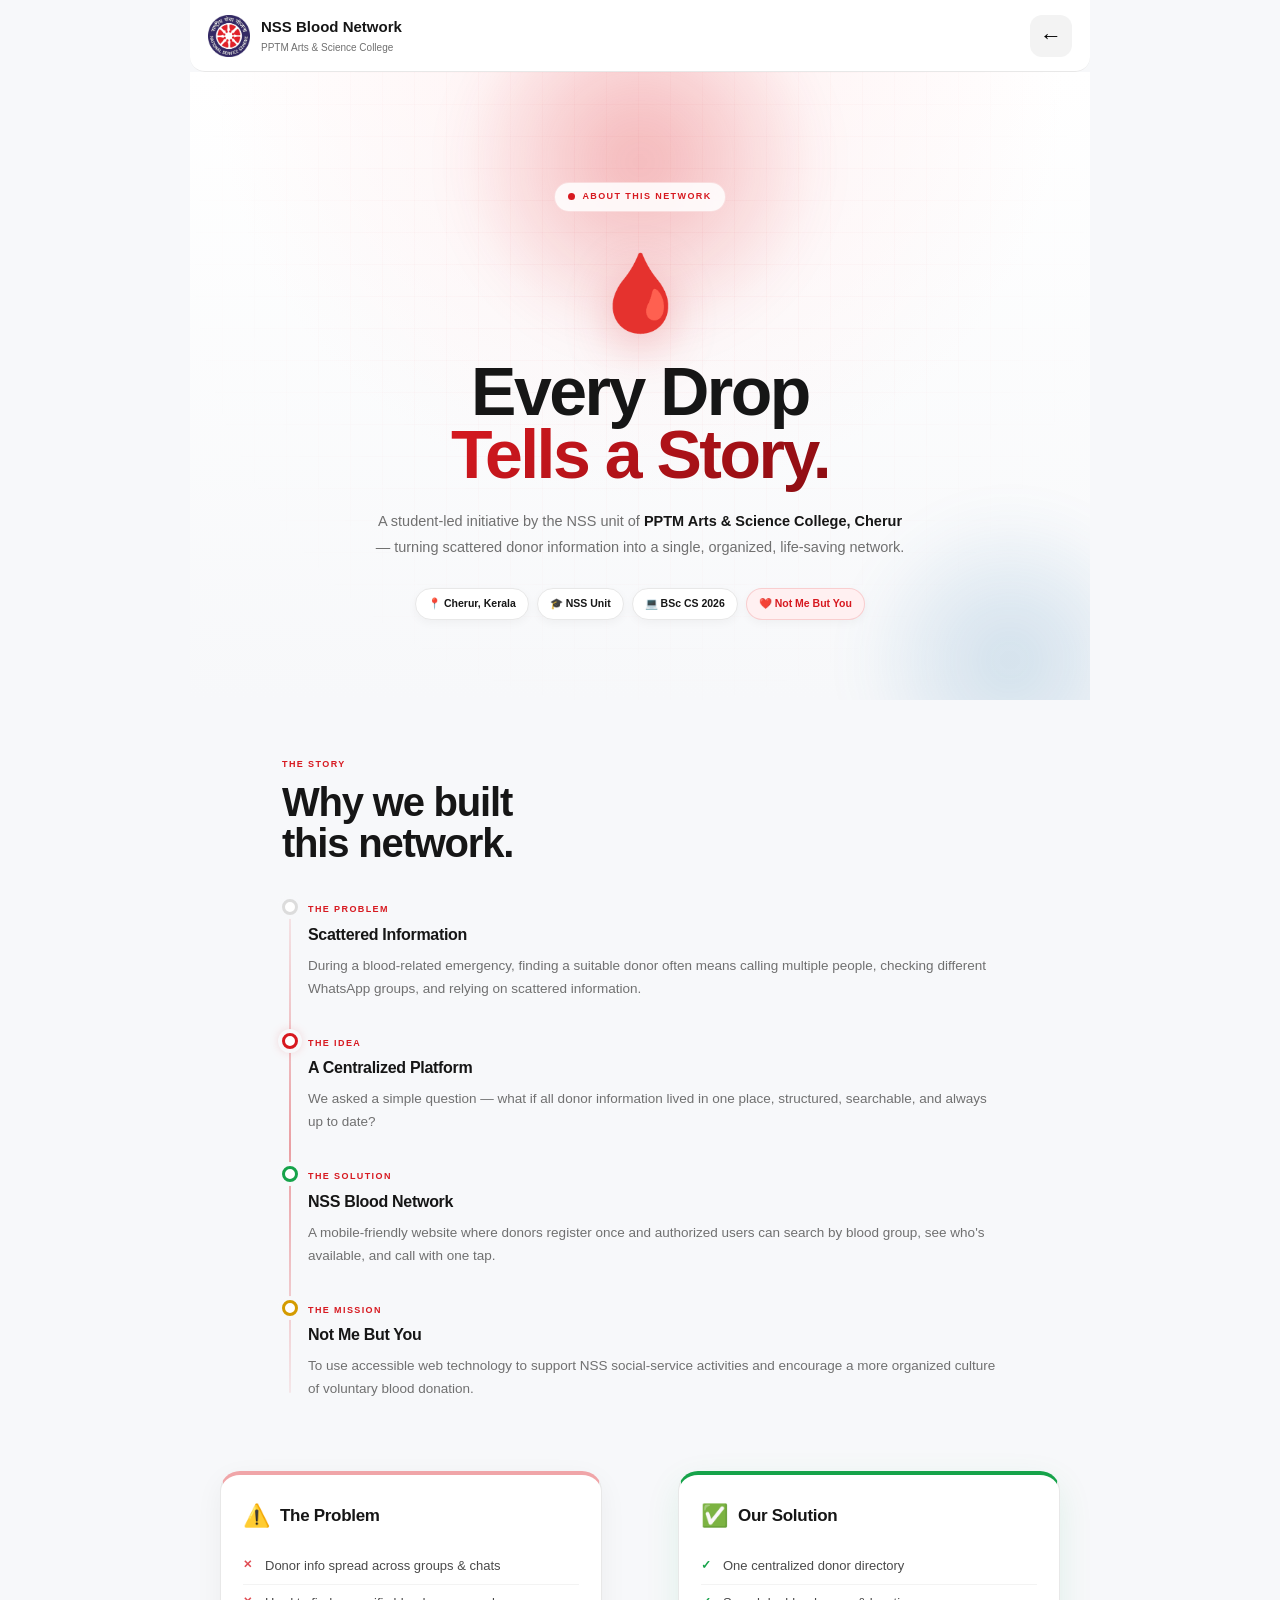
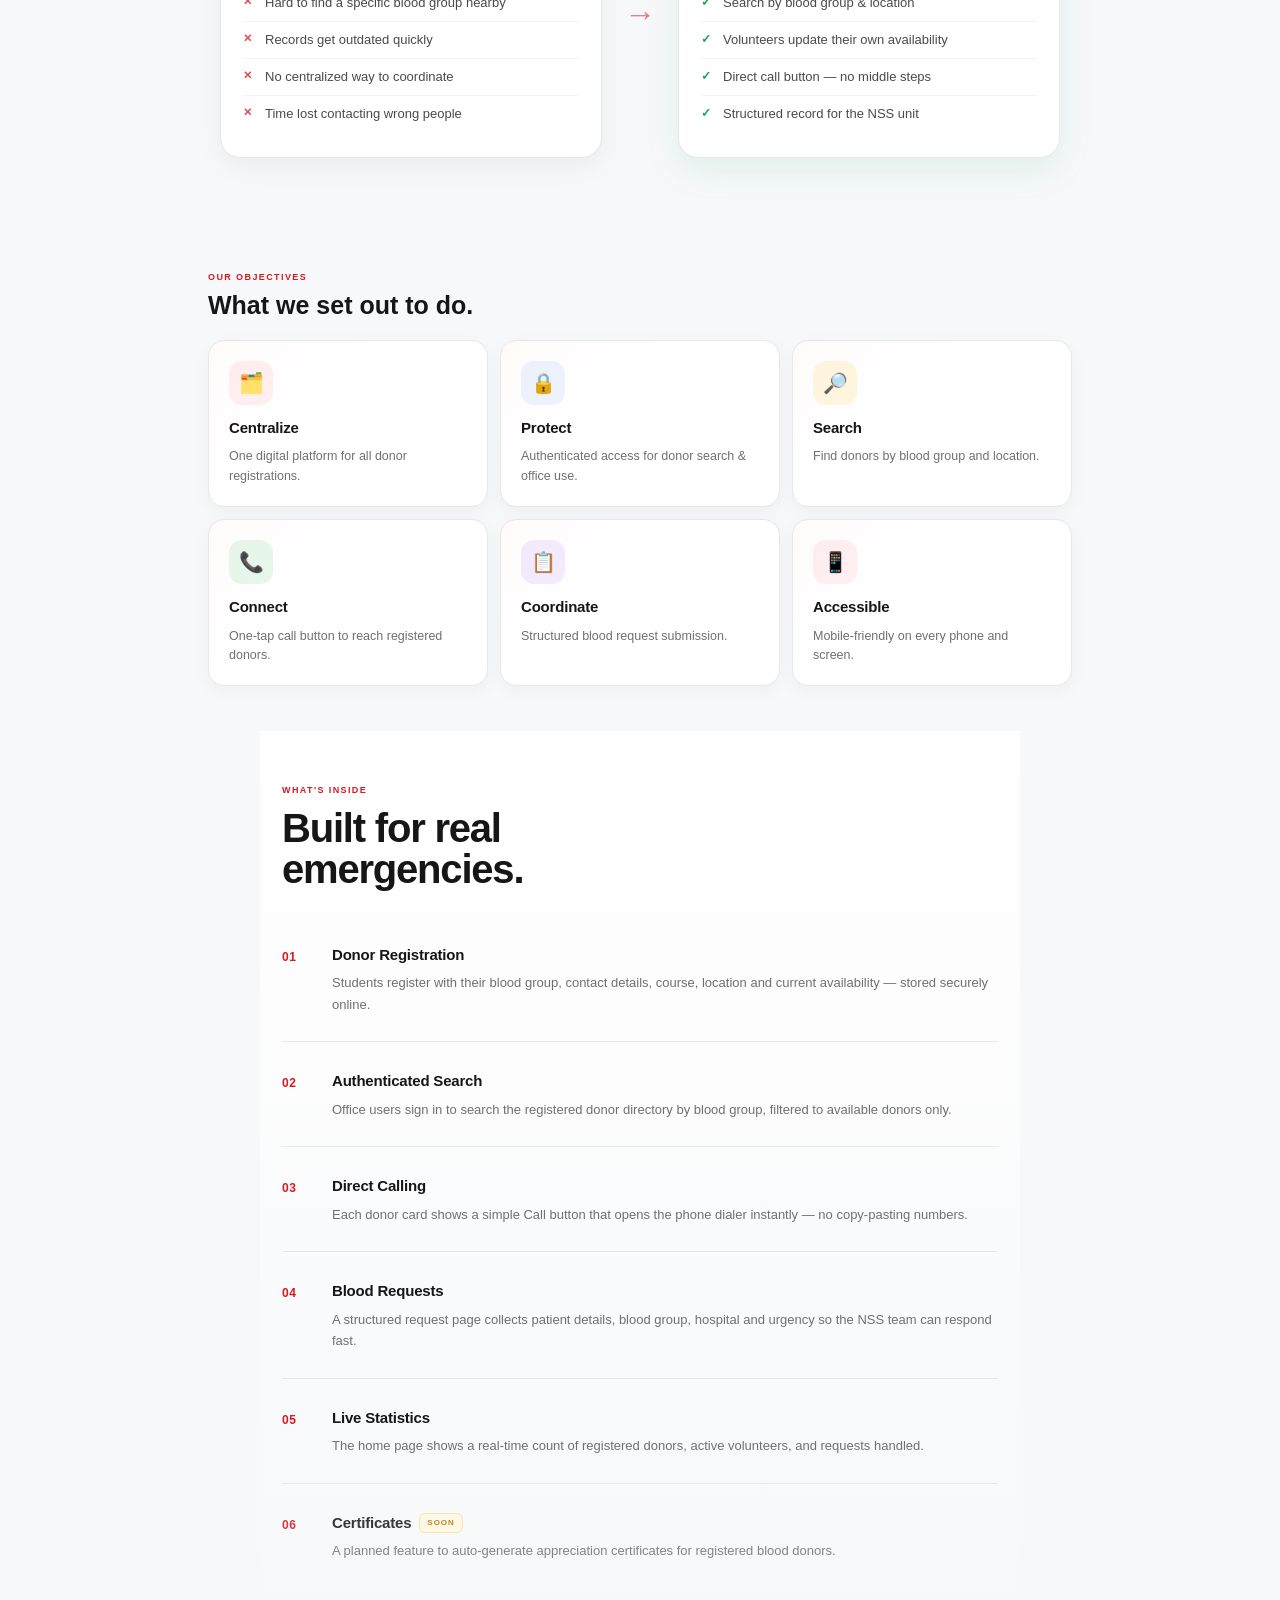
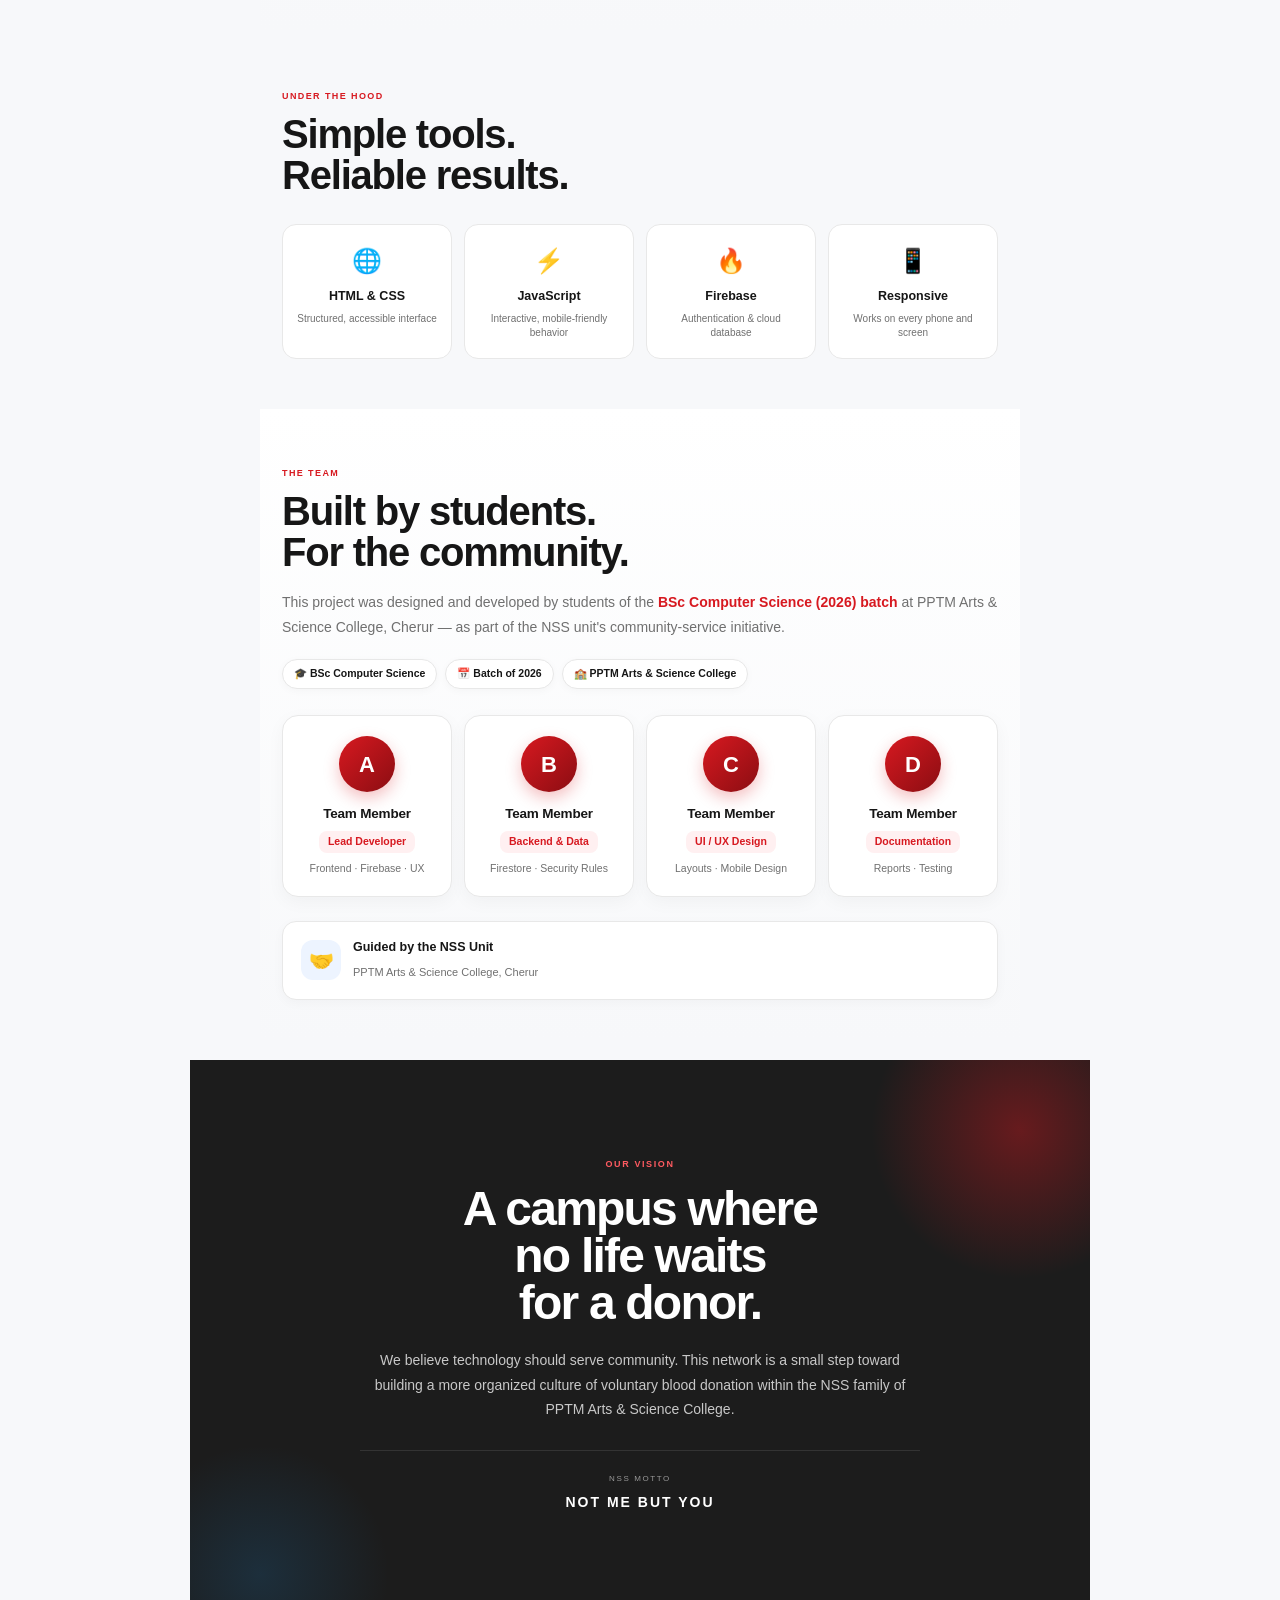
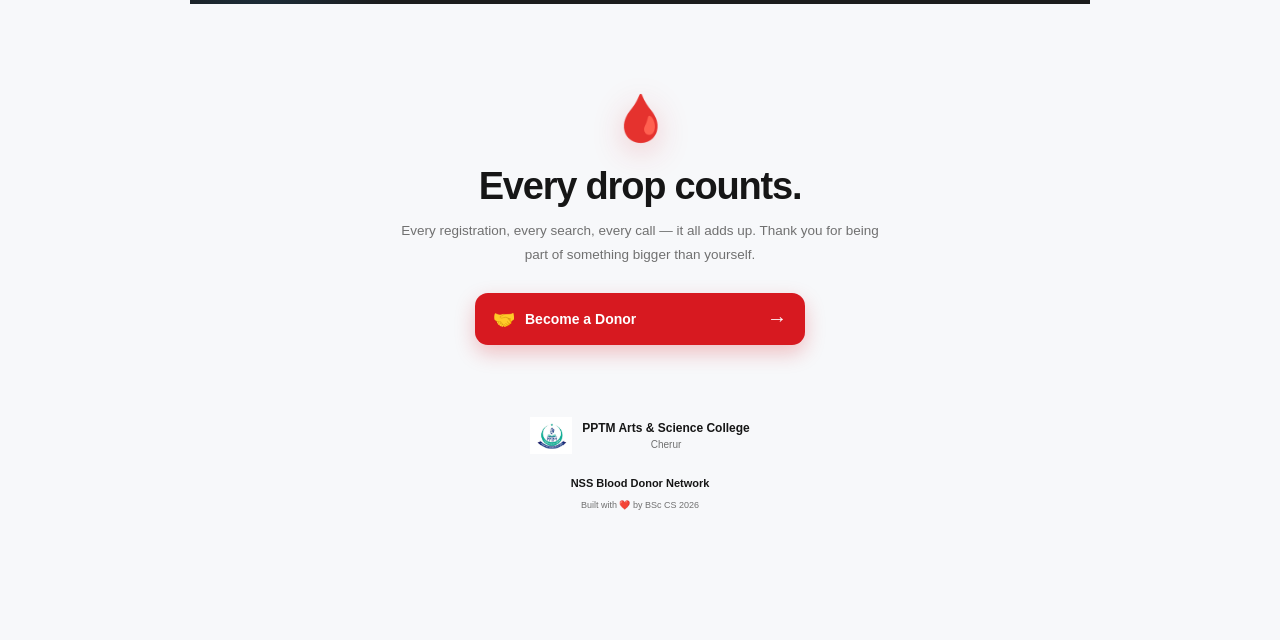
<file: about.html>
<!DOCTYPE html>
<html lang="en">
<head>
    <meta charset="UTF-8">
    <meta name="viewport" content="width=device-width, initial-scale=1.0">
    <meta name="theme-color" content="#d71920">

    <title>About This Network | NSS Blood Network</title>

    <link rel="stylesheet" href="style.css">
</head>

<body class="about-page">

    <!-- ================= HEADER ================= -->

    <header class="app-header">
        <div class="brand">
            <img
                src="assets/nss-logo.png"
                alt="National Service Scheme Logo"
                class="nss-logo"
            >

            <div class="brand-text">
                <h3>NSS Blood Network</h3>
                <span>PPTM Arts &amp; Science College</span>
            </div>
        </div>

        <button
            class="menu-btn"
            onclick="window.location.href='index.html'"
            aria-label="Go back"
        >
            ←
        </button>
    </header>


    <main>

        <!-- ============================================================
             HERO
        ============================================================ -->

        <section class="about-hero">

            <div class="about-hero-grid"></div>
            <div class="about-hero-glow about-hero-glow--red"></div>
            <div class="about-hero-glow about-hero-glow--blue"></div>

            <div class="about-hero-content">

                <div class="about-hero-badge">
                    <span class="pulse"></span>
                    ABOUT THIS NETWORK
                </div>

                <div class="about-hero-icon">🩸</div>

                <h1>
                    Every Drop<br>
                    <span class="grad-text">Tells a Story.</span>
                </h1>

                <p class="about-hero-text">
                    A student-led initiative by the NSS unit of
                    <strong>PPTM Arts &amp; Science College, Cherur</strong> —
                    turning scattered donor information into a single,
                    organized, life-saving network.
                </p>

                <div class="about-hero-pills">
                    <span class="hero-pill">📍 Cherur, Kerala</span>
                    <span class="hero-pill">🎓 NSS Unit</span>
                    <span class="hero-pill">💻 BSc CS 2026</span>
                    <span class="hero-pill hero-pill--red">❤️ Not Me But You</span>
                </div>

            </div>

        </section>


        <!-- ============================================================
             THE STORY — VERTICAL TIMELINE
        ============================================================ -->

        <section class="about-story reveal">

            <span class="section-label">THE STORY</span>

            <h2>
                Why we built<br>
                this network.
            </h2>

            <div class="story-timeline">

                <div class="story-item">
                    <div class="story-dot"></div>
                    <div class="story-body">
                        <span class="story-tag">THE PROBLEM</span>
                        <h3>Scattered Information</h3>
                        <p>
                            During a blood-related emergency, finding
                            a suitable donor often means calling
                            multiple people, checking different
                            WhatsApp groups, and relying on scattered
                            information.
                        </p>
                    </div>
                </div>

                <div class="story-item">
                    <div class="story-dot story-dot--red"></div>
                    <div class="story-body">
                        <span class="story-tag">THE IDEA</span>
                        <h3>A Centralized Platform</h3>
                        <p>
                            We asked a simple question — what if all
                            donor information lived in one place,
                            structured, searchable, and always
                            up to date?
                        </p>
                    </div>
                </div>

                <div class="story-item">
                    <div class="story-dot story-dot--green"></div>
                    <div class="story-body">
                        <span class="story-tag">THE SOLUTION</span>
                        <h3>NSS Blood Network</h3>
                        <p>
                            A mobile-friendly website where donors
                            register once and authorized users can
                            search by blood group, see who's
                            available, and call with one tap.
                        </p>
                    </div>
                </div>

                <div class="story-item">
                    <div class="story-dot story-dot--gold"></div>
                    <div class="story-body">
                        <span class="story-tag">THE MISSION</span>
                        <h3>Not Me But You</h3>
                        <p>
                            To use accessible web technology to
                            support NSS social-service activities and
                            encourage a more organized culture of
                            voluntary blood donation.
                        </p>
                    </div>
                </div>

            </div>

        </section>


        <!-- ============================================================
             PROBLEM → SOLUTION
        ============================================================ -->

        <section class="about-compare reveal">

            <div class="compare-card compare-problem">
                <div class="compare-head">
                    <div class="compare-icon">⚠️</div>
                    <h3>The Problem</h3>
                </div>

                <ul>
                    <li>Donor info spread across groups &amp; chats</li>
                    <li>Hard to find a specific blood group nearby</li>
                    <li>Records get outdated quickly</li>
                    <li>No centralized way to coordinate</li>
                    <li>Time lost contacting wrong people</li>
                </ul>
            </div>

            <div class="compare-arrow">→</div>

            <div class="compare-card compare-solution">
                <div class="compare-head">
                    <div class="compare-icon">✅</div>
                    <h3>Our Solution</h3>
                </div>

                <ul>
                    <li>One centralized donor directory</li>
                    <li>Search by blood group &amp; location</li>
                    <li>Volunteers update their own availability</li>
                    <li>Direct call button — no middle steps</li>
                    <li>Structured record for the NSS unit</li>
                </ul>
            </div>

        </section>


        <!-- ============================================================
             OBJECTIVES
        ============================================================ -->

        <section class="about-objectives reveal">

            <div class="section-top">
                <div>
                    <span class="section-label">OUR OBJECTIVES</span>
                    <h2>What we set out to do.</h2>
                </div>
            </div>

            <div class="objectives-grid">

                <div class="objective-card">
                    <div class="objective-icon red-icon">🗂️</div>
                    <h3>Centralize</h3>
                    <p>One digital platform for all donor registrations.</p>
                </div>

                <div class="objective-card">
                    <div class="objective-icon blue-icon">🔒</div>
                    <h3>Protect</h3>
                    <p>Authenticated access for donor search &amp; office use.</p>
                </div>

                <div class="objective-card">
                    <div class="objective-icon gold-icon">🔎</div>
                    <h3>Search</h3>
                    <p>Find donors by blood group and location.</p>
                </div>

                <div class="objective-card">
                    <div class="objective-icon green-icon">📞</div>
                    <h3>Connect</h3>
                    <p>One-tap call button to reach registered donors.</p>
                </div>

                <div class="objective-card">
                    <div class="objective-icon purple-icon">📋</div>
                    <h3>Coordinate</h3>
                    <p>Structured blood request submission.</p>
                </div>

                <div class="objective-card">
                    <div class="objective-icon red-icon">📱</div>
                    <h3>Accessible</h3>
                    <p>Mobile-friendly on every phone and screen.</p>
                </div>

            </div>

        </section>


        <!-- ============================================================
             FEATURES SHOWCASE
        ============================================================ -->

        <section class="about-features reveal">

            <span class="section-label">WHAT'S INSIDE</span>

            <h2>
                Built for real<br>
                emergencies.
            </h2>

            <div class="feature-list">

                <div class="feature-item">
                    <div class="feature-number">01</div>
                    <div class="feature-body">
                        <h3>Donor Registration</h3>
                        <p>
                            Students register with their blood group,
                            contact details, course, location and
                            current availability — stored securely online.
                        </p>
                    </div>
                </div>

                <div class="feature-item">
                    <div class="feature-number">02</div>
                    <div class="feature-body">
                        <h3>Authenticated Search</h3>
                        <p>
                            Office users sign in to search the
                            registered donor directory by blood group,
                            filtered to available donors only.
                        </p>
                    </div>
                </div>

                <div class="feature-item">
                    <div class="feature-number">03</div>
                    <div class="feature-body">
                        <h3>Direct Calling</h3>
                        <p>
                            Each donor card shows a simple Call button
                            that opens the phone dialer instantly —
                            no copy-pasting numbers.
                        </p>
                    </div>
                </div>

                <div class="feature-item">
                    <div class="feature-number">04</div>
                    <div class="feature-body">
                        <h3>Blood Requests</h3>
                        <p>
                            A structured request page collects patient
                            details, blood group, hospital and urgency
                            so the NSS team can respond fast.
                        </p>
                    </div>
                </div>

                <div class="feature-item">
                    <div class="feature-number">05</div>
                    <div class="feature-body">
                        <h3>Live Statistics</h3>
                        <p>
                            The home page shows a real-time count of
                            registered donors, active volunteers, and
                            requests handled.
                        </p>
                    </div>
                </div>

                <div class="feature-item feature-item--soon">
                    <div class="feature-number">06</div>
                    <div class="feature-body">
                        <h3>
                            Certificates
                            <span class="badge-soon">SOON</span>
                        </h3>
                        <p>
                            A planned feature to auto-generate
                            appreciation certificates for
                            registered blood donors.
                        </p>
                    </div>
                </div>

            </div>

        </section>


        <!-- ============================================================
             TECH STACK
        ============================================================ -->

        <section class="about-tech reveal">

            <span class="section-label">UNDER THE HOOD</span>

            <h2>
                Simple tools.<br>
                Reliable results.
            </h2>

            <div class="tech-grid">

                <div class="tech-item">
                    <div class="tech-icon">🌐</div>
                    <strong>HTML &amp; CSS</strong>
                    <small>Structured, accessible interface</small>
                </div>

                <div class="tech-item">
                    <div class="tech-icon">⚡</div>
                    <strong>JavaScript</strong>
                    <small>Interactive, mobile-friendly behavior</small>
                </div>

                <div class="tech-item">
                    <div class="tech-icon">🔥</div>
                    <strong>Firebase</strong>
                    <small>Authentication &amp; cloud database</small>
                </div>

                <div class="tech-item">
                    <div class="tech-icon">📱</div>
                    <strong>Responsive</strong>
                    <small>Works on every phone and screen</small>
                </div>

            </div>

        </section>


        <!-- ============================================================
             DEVELOPMENT TEAM
        ============================================================ -->

        <section class="about-team reveal" id="team">

            <span class="section-label">THE TEAM</span>

            <h2>
                Built by students.<br>
                For the community.
            </h2>

            <p class="team-lede">
                This project was designed and developed by
                students of the <strong>BSc Computer Science
                (2026) batch</strong> at PPTM Arts &amp; Science
                College, Cherur — as part of the NSS unit's
                community-service initiative.
            </p>

            <div class="team-badge-row">
                <span class="team-badge">🎓 BSc Computer Science</span>
                <span class="team-badge">📅 Batch of 2026</span>
                <span class="team-badge">🏫 PPTM Arts &amp; Science College</span>
            </div>

            <div class="team-grid">

                <div class="team-card">
                    <div class="team-avatar" data-initial="A">A</div>
                    <h3>Team Member</h3>
                    <span class="team-role">Lead Developer</span>
                    <p class="team-focus">Frontend · Firebase · UX</p>
                </div>

                <div class="team-card">
                    <div class="team-avatar" data-initial="B">B</div>
                    <h3>Team Member</h3>
                    <span class="team-role">Backend &amp; Data</span>
                    <p class="team-focus">Firestore · Security Rules</p>
                </div>

                <div class="team-card">
                    <div class="team-avatar" data-initial="C">C</div>
                    <h3>Team Member</h3>
                    <span class="team-role">UI / UX Design</span>
                    <p class="team-focus">Layouts · Mobile Design</p>
                </div>

                <div class="team-card">
                    <div class="team-avatar" data-initial="D">D</div>
                    <h3>Team Member</h3>
                    <span class="team-role">Documentation</span>
                    <p class="team-focus">Reports · Testing</p>
                </div>

            </div>

            <div class="team-note">
                <div class="team-note-icon">🤝</div>
                <div>
                    <strong>Guided by the NSS Unit</strong>
                    <span>PPTM Arts &amp; Science College, Cherur</span>
                </div>
            </div>

        </section>


        <!-- ============================================================
             VISION
        ============================================================ -->

        <section class="about-vision reveal">

            <div class="vision-inner">

                <span class="vision-label">OUR VISION</span>

                <h2>
                    A campus where<br>
                    no life waits<br>
                    for a donor.
                </h2>

                <p>
                    We believe technology should serve community.
                    This network is a small step toward building a
                    more organized culture of voluntary blood
                    donation within the NSS family of
                    PPTM Arts &amp; Science College.
                </p>

                <div class="vision-motto">
                    <span>NSS MOTTO</span>
                    <strong>NOT ME BUT YOU</strong>
                </div>

            </div>

        </section>


        <!-- ============================================================
             CLOSING
        ============================================================ -->

        <section class="about-closing reveal">

            <div class="closing-mark">🩸</div>

            <h2>
                Every drop counts.
            </h2>

            <p>
                Every registration, every search, every call —
                it all adds up. Thank you for being part of
                something bigger than yourself.
            </p>

            <button
                class="primary-btn"
                onclick="window.location.href='donor.html'"
            >
                <span>🤝</span>
                Become a Donor
                <b>→</b>
            </button>

        </section>


        <!-- ================= FOOTER ================= -->

        <footer>
            <div class="footer-brand">
                <img
                    src="assets/pptm-logo.png"
                    alt="PPTM College Logo"
                    class="footer-logo"
                >
                <div>
                    <strong>PPTM Arts &amp; Science College</strong>
                    <small>Cherur</small>
                </div>
            </div>

            <p>NSS Blood Donor Network</p>
            <span>Built with ❤️ by BSc CS 2026</span>
        </footer>

    </main>


    <script src="script.js"></script>

</body>
</html>
</file>
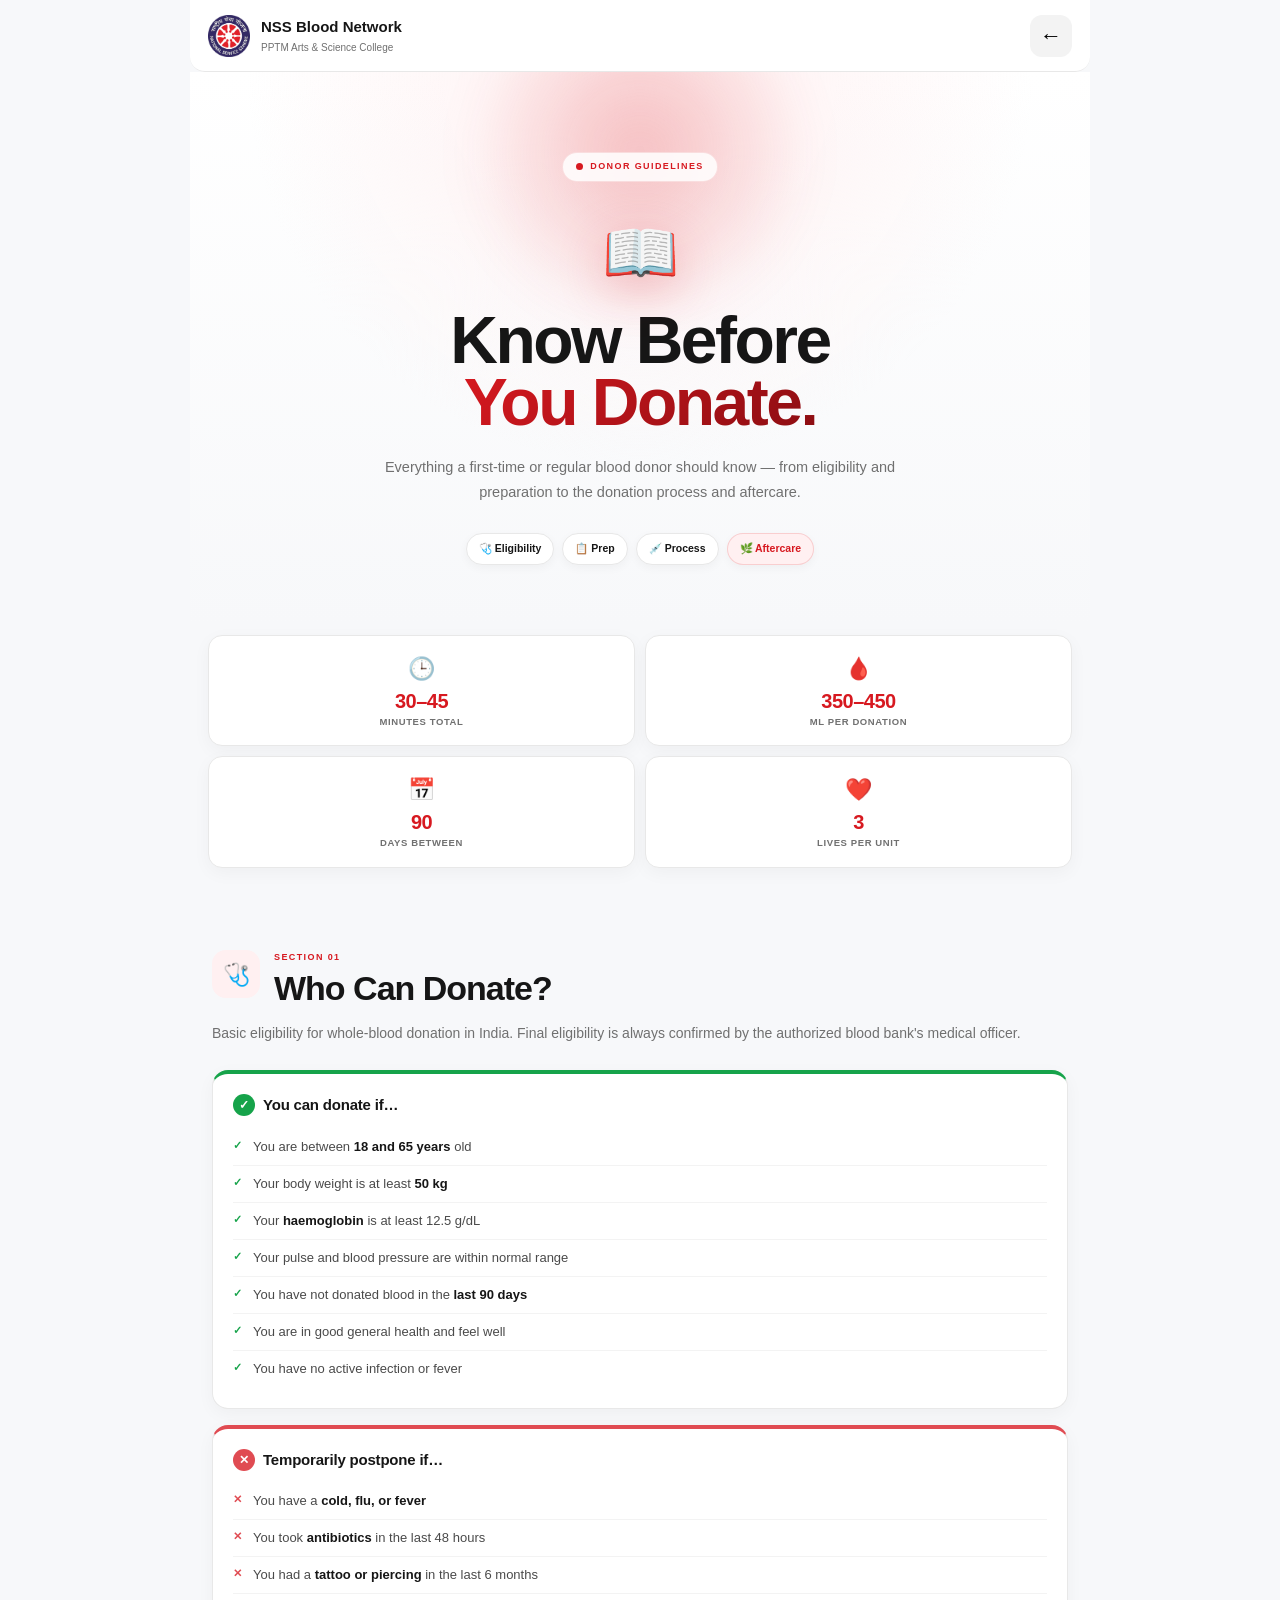
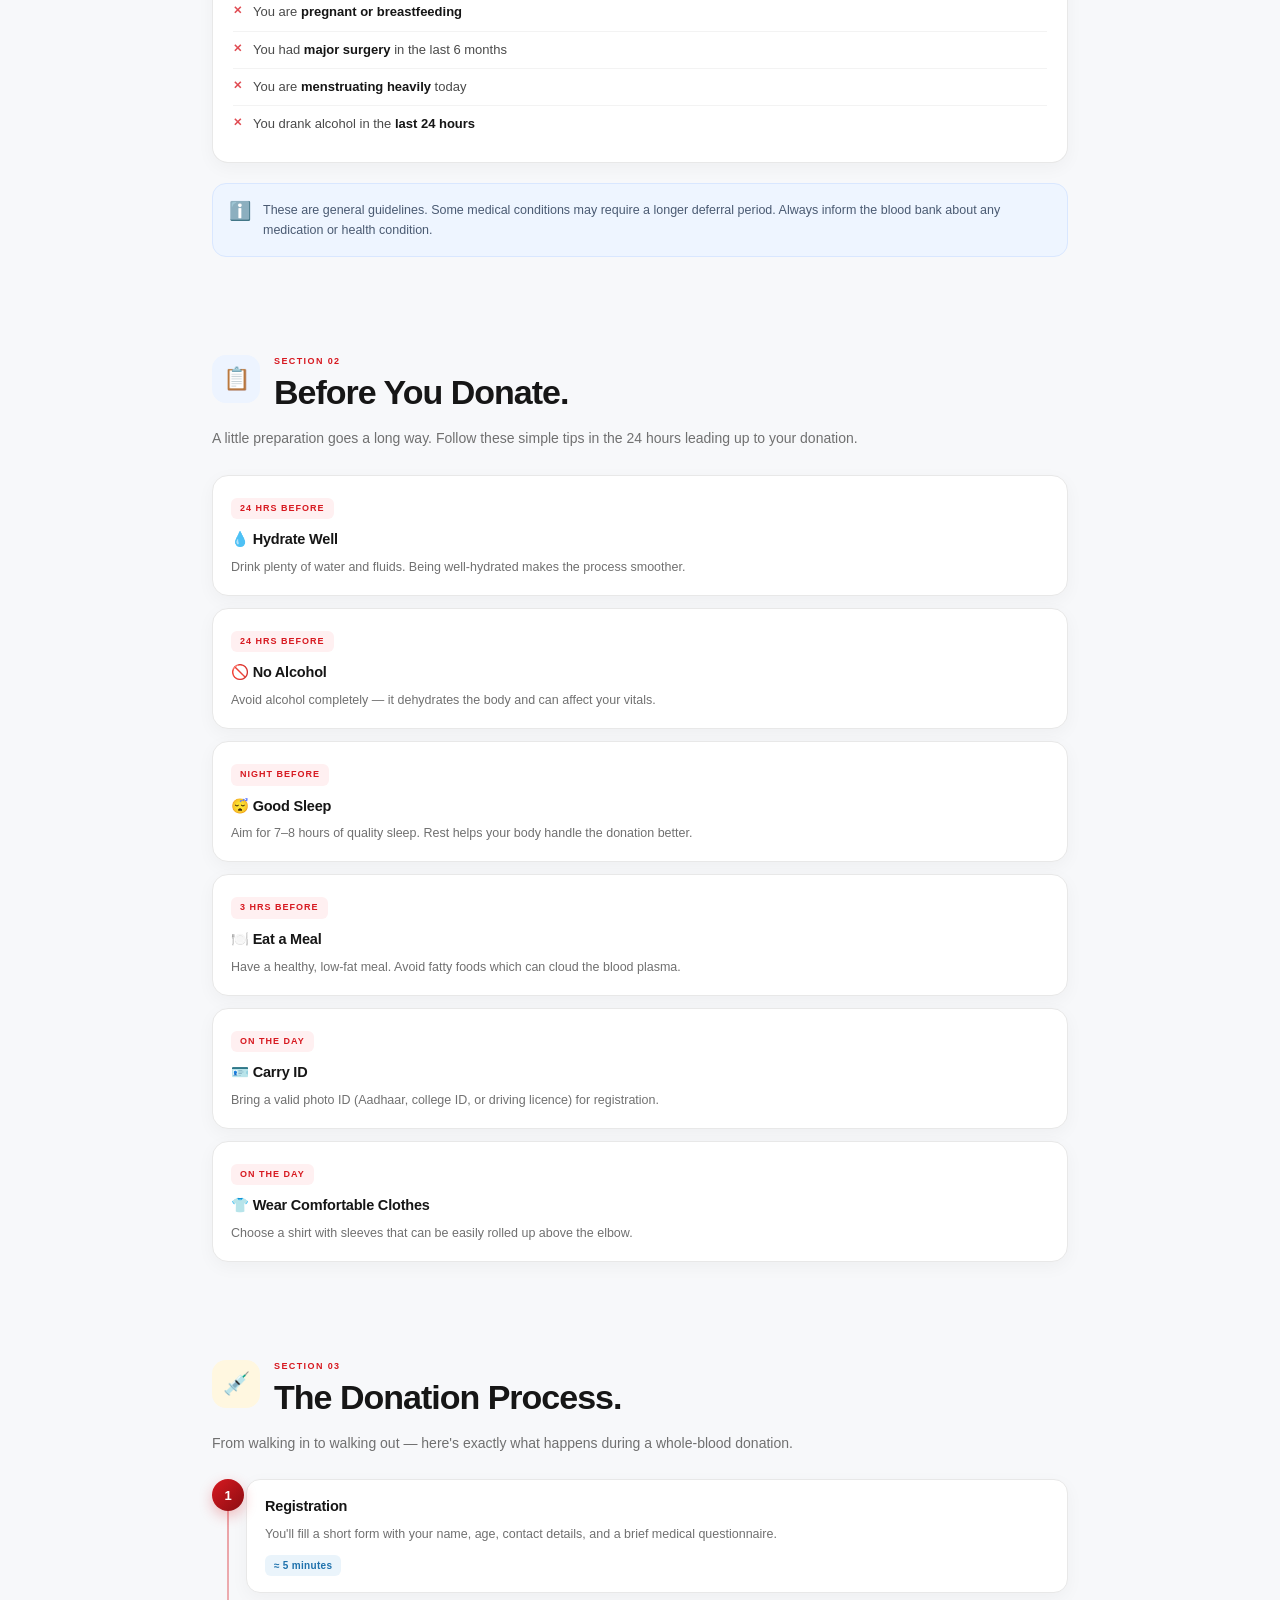
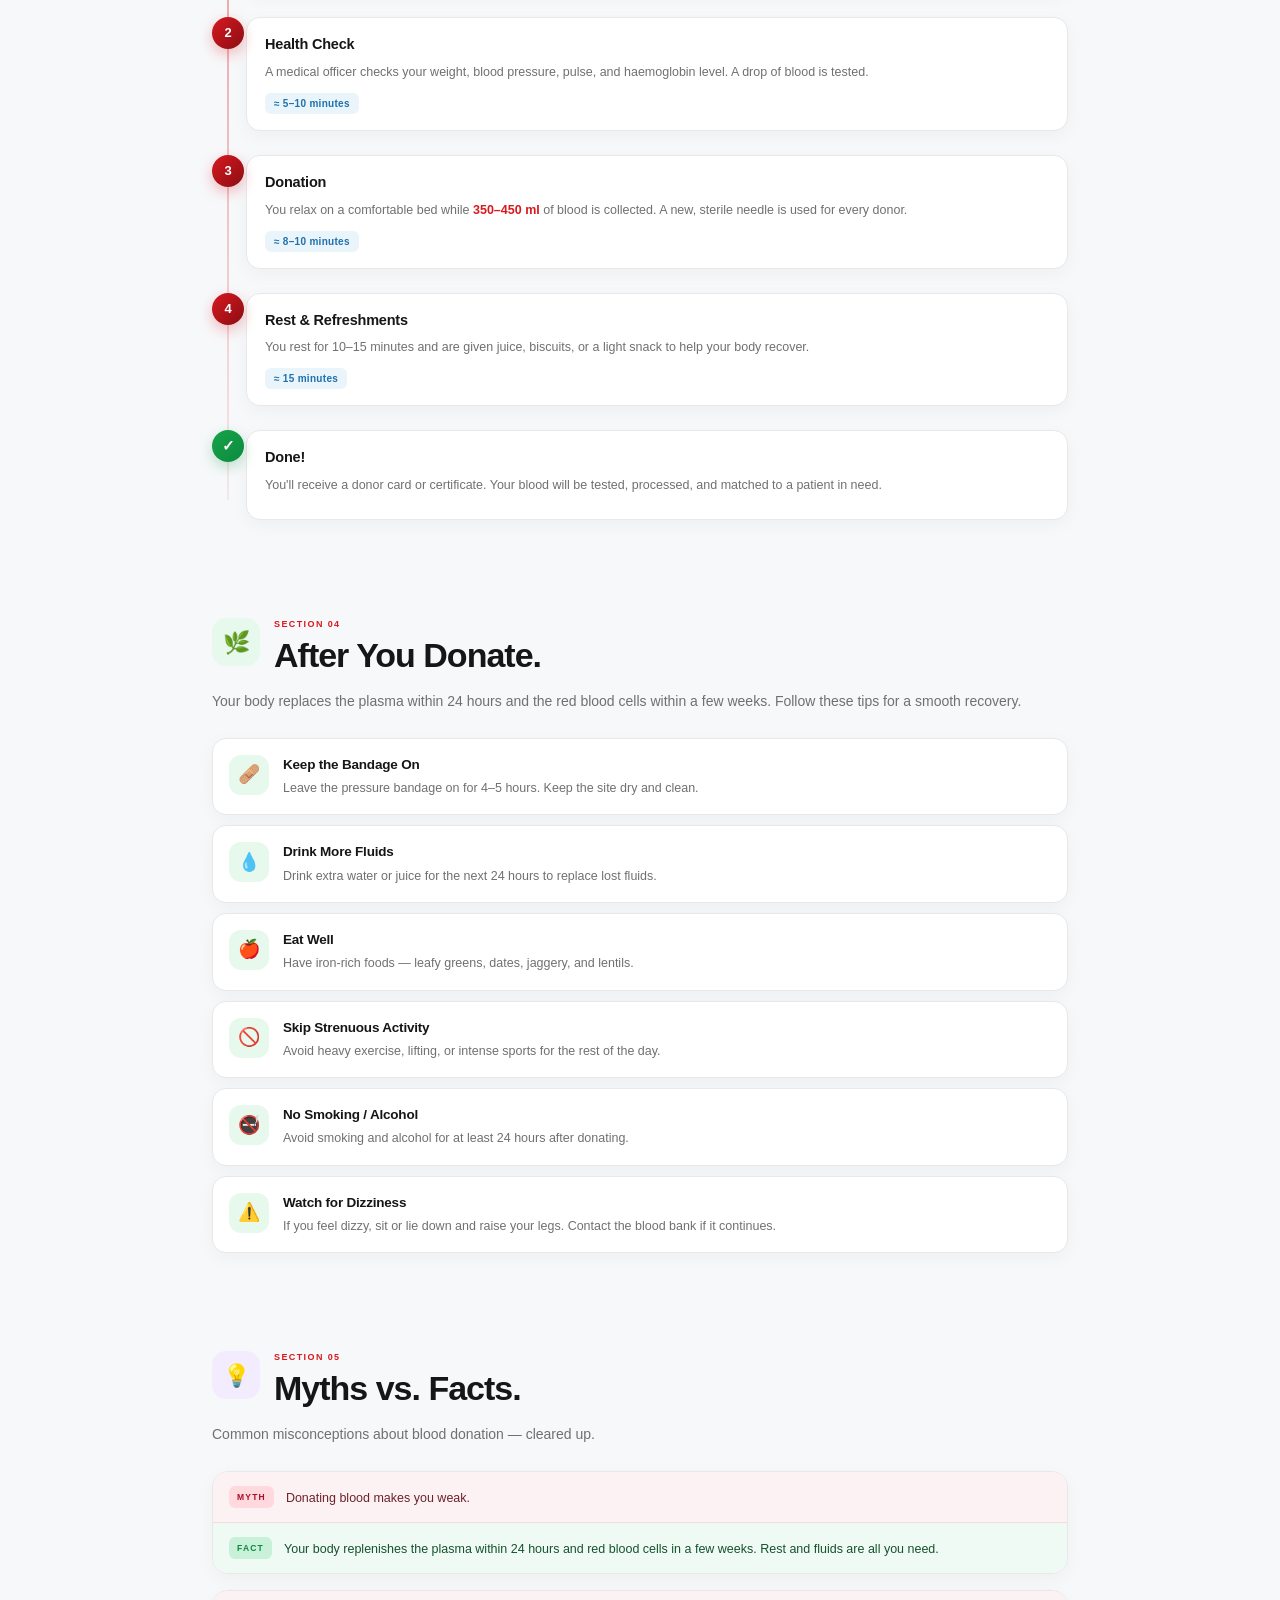
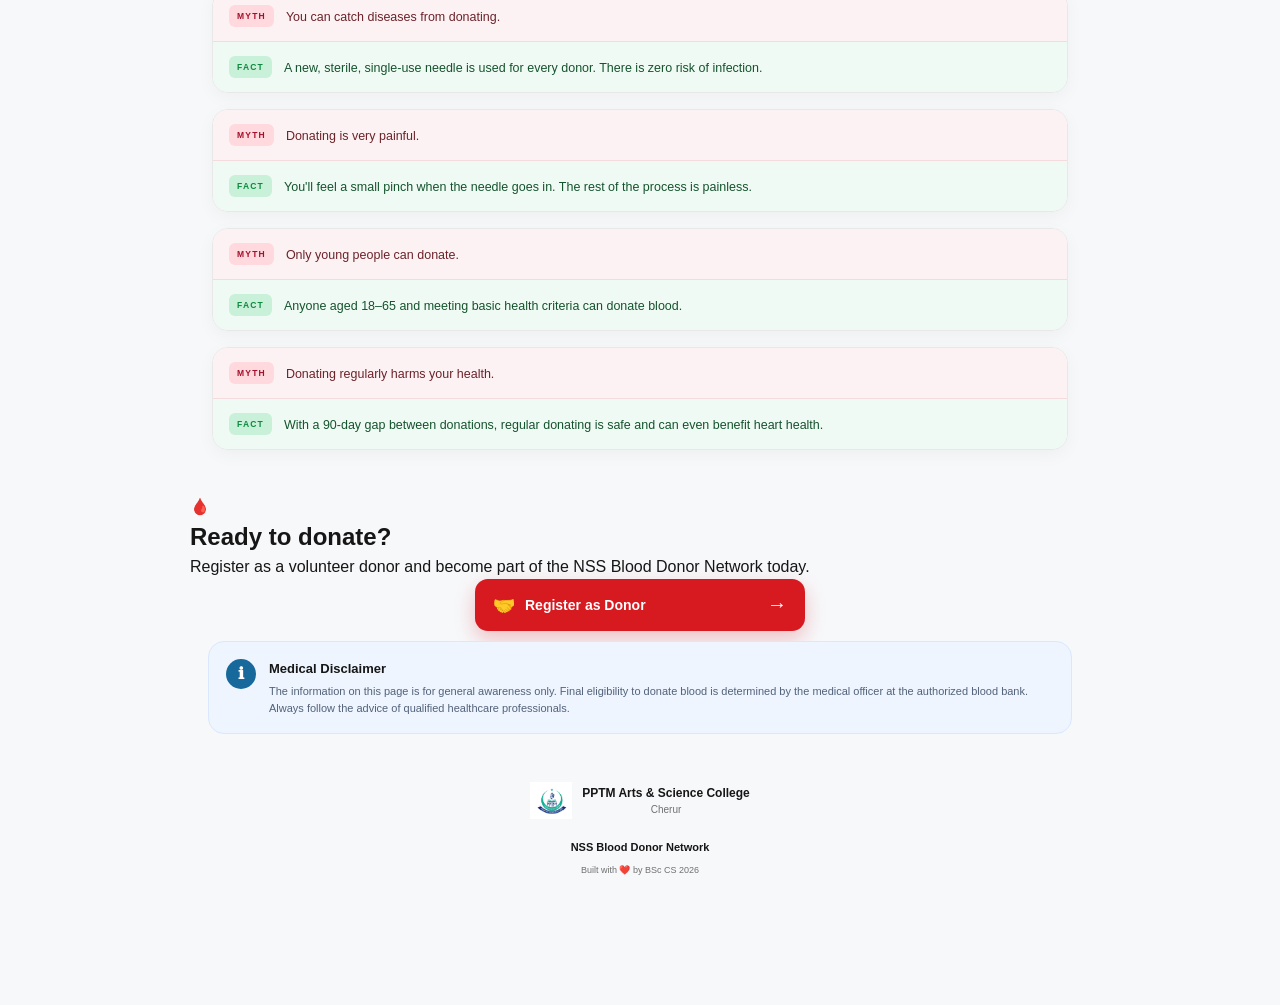
<file: guidelines.html>
<!DOCTYPE html>
<html lang="en">
<head>
    <meta charset="UTF-8">
    <meta name="viewport" content="width=device-width, initial-scale=1.0">
    <meta name="theme-color" content="#d71920">

    <title>Donor Guidelines | NSS Blood Network</title>

    <link rel="stylesheet" href="style.css">
</head>

<body class="guidelines-page">

    <!-- ================= HEADER ================= -->

    <header class="app-header">
        <div class="brand">
            <img
                src="assets/nss-logo.png"
                alt="National Service Scheme Logo"
                class="nss-logo"
            >

            <div class="brand-text">
                <h3>NSS Blood Network</h3>
                <span>PPTM Arts &amp; Science College</span>
            </div>
        </div>

        <button
            class="menu-btn"
            onclick="window.location.href='index.html'"
            aria-label="Go back"
        >
            ←
        </button>
    </header>


    <main>

        <!-- ============================================================
             HERO
        ============================================================ -->

        <section class="guide-hero">

            <div class="guide-hero-glow"></div>

            <div class="guide-hero-content">

                <div class="guide-hero-badge">
                    <span class="pulse"></span>
                    DONOR GUIDELINES
                </div>

                <div class="guide-hero-icon">📖</div>

                <h1>
                    Know Before<br>
                    <span class="grad-text">You Donate.</span>
                </h1>

                <p class="guide-hero-text">
                    Everything a first-time or regular blood donor
                    should know — from eligibility and preparation
                    to the donation process and aftercare.
                </p>

                <div class="guide-hero-pills">
                    <span class="hero-pill">🩺 Eligibility</span>
                    <span class="hero-pill">📋 Prep</span>
                    <span class="hero-pill">💉 Process</span>
                    <span class="hero-pill hero-pill--red">🌿 Aftercare</span>
                </div>

            </div>

        </section>


        <!-- ============================================================
             QUICK FACTS STRIP
        ============================================================ -->

        <section class="guide-facts reveal">

            <div class="fact-card">
                <div class="fact-icon">🕒</div>
                <div class="fact-value">30–45</div>
                <div class="fact-label">Minutes Total</div>
            </div>

            <div class="fact-card">
                <div class="fact-icon">🩸</div>
                <div class="fact-value">350–450</div>
                <div class="fact-label">ml per Donation</div>
            </div>

            <div class="fact-card">
                <div class="fact-icon">📅</div>
                <div class="fact-value">90</div>
                <div class="fact-label">Days Between</div>
            </div>

            <div class="fact-card">
                <div class="fact-icon">❤️</div>
                <div class="fact-value">3</div>
                <div class="fact-label">Lives per Unit</div>
            </div>

        </section>


        <!-- ============================================================
             SECTION 1 — ELIGIBILITY
        ============================================================ -->

        <section class="guide-section reveal" id="eligibility">

            <div class="guide-section-head">
                <div class="guide-section-icon red-icon">🩺</div>
                <div>
                    <span class="section-label">SECTION 01</span>
                    <h2>Who Can Donate?</h2>
                </div>
            </div>

            <p class="guide-lede">
                Basic eligibility for whole-blood donation in India.
                Final eligibility is always confirmed by the
                authorized blood bank's medical officer.
            </p>

            <div class="guide-two-col">

                <div class="guide-list guide-list--yes">
                    <h3>
                        <span class="list-badge list-badge--yes">✓</span>
                        You can donate if…
                    </h3>

                    <ul>
                        <li>You are between <strong>18 and 65 years</strong> old</li>
                        <li>Your body weight is at least <strong>50 kg</strong></li>
                        <li>Your <strong>haemoglobin</strong> is at least 12.5 g/dL</li>
                        <li>Your pulse and blood pressure are within normal range</li>
                        <li>You have not donated blood in the <strong>last 90 days</strong></li>
                        <li>You are in good general health and feel well</li>
                        <li>You have no active infection or fever</li>
                    </ul>
                </div>

                <div class="guide-list guide-list--no">
                    <h3>
                        <span class="list-badge list-badge--no">✕</span>
                        Temporarily postpone if…
                    </h3>

                    <ul>
                        <li>You have a <strong>cold, flu, or fever</strong></li>
                        <li>You took <strong>antibiotics</strong> in the last 48 hours</li>
                        <li>You had a <strong>tattoo or piercing</strong> in the last 6 months</li>
                        <li>You are <strong>pregnant or breastfeeding</strong></li>
                        <li>You had <strong>major surgery</strong> in the last 6 months</li>
                        <li>You are <strong>menstruating heavily</strong> today</li>
                        <li>You drank alcohol in the <strong>last 24 hours</strong></li>
                    </ul>
                </div>

            </div>

            <div class="guide-callout">
                <span class="callout-icon">ℹ️</span>
                <p>
                    These are general guidelines. Some medical
                    conditions may require a longer deferral period.
                    Always inform the blood bank about any
                    medication or health condition.
                </p>
            </div>

        </section>


        <!-- ============================================================
             SECTION 2 — PREPARATION
        ============================================================ -->

        <section class="guide-section reveal" id="preparation">

            <div class="guide-section-head">
                <div class="guide-section-icon blue-icon">📋</div>
                <div>
                    <span class="section-label">SECTION 02</span>
                    <h2>Before You Donate.</h2>
                </div>
            </div>

            <p class="guide-lede">
                A little preparation goes a long way. Follow these
                simple tips in the 24 hours leading up to your donation.
            </p>

            <div class="prep-grid">

                <div class="prep-card">
                    <div class="prep-time">24 hrs before</div>
                    <h3>💧 Hydrate Well</h3>
                    <p>Drink plenty of water and fluids. Being well-hydrated makes the process smoother.</p>
                </div>

                <div class="prep-card">
                    <div class="prep-time">24 hrs before</div>
                    <h3>🚫 No Alcohol</h3>
                    <p>Avoid alcohol completely — it dehydrates the body and can affect your vitals.</p>
                </div>

                <div class="prep-card">
                    <div class="prep-time">Night before</div>
                    <h3>😴 Good Sleep</h3>
                    <p>Aim for 7–8 hours of quality sleep. Rest helps your body handle the donation better.</p>
                </div>

                <div class="prep-card">
                    <div class="prep-time">3 hrs before</div>
                    <h3>🍽️ Eat a Meal</h3>
                    <p>Have a healthy, low-fat meal. Avoid fatty foods which can cloud the blood plasma.</p>
                </div>

                <div class="prep-card">
                    <div class="prep-time">On the day</div>
                    <h3>🪪 Carry ID</h3>
                    <p>Bring a valid photo ID (Aadhaar, college ID, or driving licence) for registration.</p>
                </div>

                <div class="prep-card">
                    <div class="prep-time">On the day</div>
                    <h3>👕 Wear Comfortable Clothes</h3>
                    <p>Choose a shirt with sleeves that can be easily rolled up above the elbow.</p>
                </div>

            </div>

        </section>


        <!-- ============================================================
             SECTION 3 — THE PROCESS
        ============================================================ -->

        <section class="guide-section reveal" id="process">

            <div class="guide-section-head">
                <div class="guide-section-icon gold-icon">💉</div>
                <div>
                    <span class="section-label">SECTION 03</span>
                    <h2>The Donation Process.</h2>
                </div>
            </div>

            <p class="guide-lede">
                From walking in to walking out — here's exactly
                what happens during a whole-blood donation.
            </p>

            <div class="process-timeline">

                <div class="process-step">
                    <div class="process-dot">1</div>
                    <div class="process-body">
                        <h3>Registration</h3>
                        <p>
                            You'll fill a short form with your name,
                            age, contact details, and a brief medical
                            questionnaire.
                        </p>
                        <span class="process-time">≈ 5 minutes</span>
                    </div>
                </div>

                <div class="process-step">
                    <div class="process-dot">2</div>
                    <div class="process-body">
                        <h3>Health Check</h3>
                        <p>
                            A medical officer checks your weight,
                            blood pressure, pulse, and haemoglobin
                            level. A drop of blood is tested.
                        </p>
                        <span class="process-time">≈ 5–10 minutes</span>
                    </div>
                </div>

                <div class="process-step">
                    <div class="process-dot">3</div>
                    <div class="process-body">
                        <h3>Donation</h3>
                        <p>
                            You relax on a comfortable bed while
                            <strong>350–450 ml</strong> of blood is
                            collected. A new, sterile needle is used
                            for every donor.
                        </p>
                        <span class="process-time">≈ 8–10 minutes</span>
                    </div>
                </div>

                <div class="process-step">
                    <div class="process-dot">4</div>
                    <div class="process-body">
                        <h3>Rest &amp; Refreshments</h3>
                        <p>
                            You rest for 10–15 minutes and are given
                            juice, biscuits, or a light snack to help
                            your body recover.
                        </p>
                        <span class="process-time">≈ 15 minutes</span>
                    </div>
                </div>

                <div class="process-step">
                    <div class="process-dot process-dot--last">✓</div>
                    <div class="process-body">
                        <h3>Done!</h3>
                        <p>
                            You'll receive a donor card or
                            certificate. Your blood will be tested,
                            processed, and matched to a patient
                            in need.
                        </p>
                    </div>
                </div>

            </div>

        </section>


        <!-- ============================================================
             SECTION 4 — AFTERCARE
        ============================================================ -->

        <section class="guide-section reveal" id="aftercare">

            <div class="guide-section-head">
                <div class="guide-section-icon green-icon">🌿</div>
                <div>
                    <span class="section-label">SECTION 04</span>
                    <h2>After You Donate.</h2>
                </div>
            </div>

            <p class="guide-lede">
                Your body replaces the plasma within 24 hours and
                the red blood cells within a few weeks. Follow
                these tips for a smooth recovery.
            </p>

            <div class="aftercare-list">

                <div class="aftercare-item">
                    <div class="aftercare-icon">🩹</div>
                    <div>
                        <h3>Keep the Bandage On</h3>
                        <p>Leave the pressure bandage on for 4–5 hours. Keep the site dry and clean.</p>
                    </div>
                </div>

                <div class="aftercare-item">
                    <div class="aftercare-icon">💧</div>
                    <div>
                        <h3>Drink More Fluids</h3>
                        <p>Drink extra water or juice for the next 24 hours to replace lost fluids.</p>
                    </div>
                </div>

                <div class="aftercare-item">
                    <div class="aftercare-icon">🍎</div>
                    <div>
                        <h3>Eat Well</h3>
                        <p>Have iron-rich foods — leafy greens, dates, jaggery, and lentils.</p>
                    </div>
                </div>

                <div class="aftercare-item">
                    <div class="aftercare-icon">🚫</div>
                    <div>
                        <h3>Skip Strenuous Activity</h3>
                        <p>Avoid heavy exercise, lifting, or intense sports for the rest of the day.</p>
                    </div>
                </div>

                <div class="aftercare-item">
                    <div class="aftercare-icon">🚭</div>
                    <div>
                        <h3>No Smoking / Alcohol</h3>
                        <p>Avoid smoking and alcohol for at least 24 hours after donating.</p>
                    </div>
                </div>

                <div class="aftercare-item">
                    <div class="aftercare-icon">⚠️</div>
                    <div>
                        <h3>Watch for Dizziness</h3>
                        <p>If you feel dizzy, sit or lie down and raise your legs. Contact the blood bank if it continues.</p>
                    </div>
                </div>

            </div>

        </section>


        <!-- ============================================================
             SECTION 5 — MYTHS VS FACTS
        ============================================================ -->

        <section class="guide-section reveal" id="myths">

            <div class="guide-section-head">
                <div class="guide-section-icon purple-icon">💡</div>
                <div>
                    <span class="section-label">SECTION 05</span>
                    <h2>Myths vs. Facts.</h2>
                </div>
            </div>

            <p class="guide-lede">
                Common misconceptions about blood donation —
                cleared up.
            </p>

            <div class="myth-list">

                <div class="myth-item">
                    <div class="myth-row myth-row--myth">
                        <span class="myth-tag">MYTH</span>
                        <p>Donating blood makes you weak.</p>
                    </div>
                    <div class="myth-row myth-row--fact">
                        <span class="myth-tag">FACT</span>
                        <p>Your body replenishes the plasma within 24 hours and red blood cells in a few weeks. Rest and fluids are all you need.</p>
                    </div>
                </div>

                <div class="myth-item">
                    <div class="myth-row myth-row--myth">
                        <span class="myth-tag">MYTH</span>
                        <p>You can catch diseases from donating.</p>
                    </div>
                    <div class="myth-row myth-row--fact">
                        <span class="myth-tag">FACT</span>
                        <p>A new, sterile, single-use needle is used for every donor. There is zero risk of infection.</p>
                    </div>
                </div>

                <div class="myth-item">
                    <div class="myth-row myth-row--myth">
                        <span class="myth-tag">MYTH</span>
                        <p>Donating is very painful.</p>
                    </div>
                    <div class="myth-row myth-row--fact">
                        <span class="myth-tag">FACT</span>
                        <p>You'll feel a small pinch when the needle goes in. The rest of the process is painless.</p>
                    </div>
                </div>

                <div class="myth-item">
                    <div class="myth-row myth-row--myth">
                        <span class="myth-tag">MYTH</span>
                        <p>Only young people can donate.</p>
                    </div>
                    <div class="myth-row myth-row--fact">
                        <span class="myth-tag">FACT</span>
                        <p>Anyone aged 18–65 and meeting basic health criteria can donate blood.</p>
                    </div>
                </div>

                <div class="myth-item">
                    <div class="myth-row myth-row--myth">
                        <span class="myth-tag">MYTH</span>
                        <p>Donating regularly harms your health.</p>
                    </div>
                    <div class="myth-row myth-row--fact">
                        <span class="myth-tag">FACT</span>
                        <p>With a 90-day gap between donations, regular donating is safe and can even benefit heart health.</p>
                    </div>
                </div>

            </div>

        </section>


        <!-- ============================================================
             FINAL CTA
        ============================================================ -->

        <section class="guide-cta reveal">

            <div class="guide-cta-icon">🩸</div>

            <h2>Ready to donate?</h2>

            <p>
                Register as a volunteer donor and become part of
                the NSS Blood Donor Network today.
            </p>

            <button
                class="primary-btn"
                onclick="window.location.href='donor.html'"
            >
                <span>🤝</span>
                Register as Donor
                <b>→</b>
            </button>

        </section>


        <!-- ================= NOTICE ================= -->

        <section class="notice reveal">
            <div class="notice-icon">ℹ</div>
            <div>
                <h3>Medical Disclaimer</h3>
                <p>
                    The information on this page is for general
                    awareness only. Final eligibility to donate
                    blood is determined by the medical officer at
                    the authorized blood bank. Always follow the
                    advice of qualified healthcare professionals.
                </p>
            </div>
        </section>


        <!-- ================= FOOTER ================= -->

        <footer>
            <div class="footer-brand">
                <img
                    src="assets/pptm-logo.png"
                    alt="PPTM College Logo"
                    class="footer-logo"
                >
                <div>
                    <strong>PPTM Arts &amp; Science College</strong>
                    <small>Cherur</small>
                </div>
            </div>

            <p>NSS Blood Donor Network</p>
            <span>Built with ❤️ by BSc CS 2026</span>
        </footer>

    </main>


    <script src="script.js"></script>

</body>
</html>
</file>
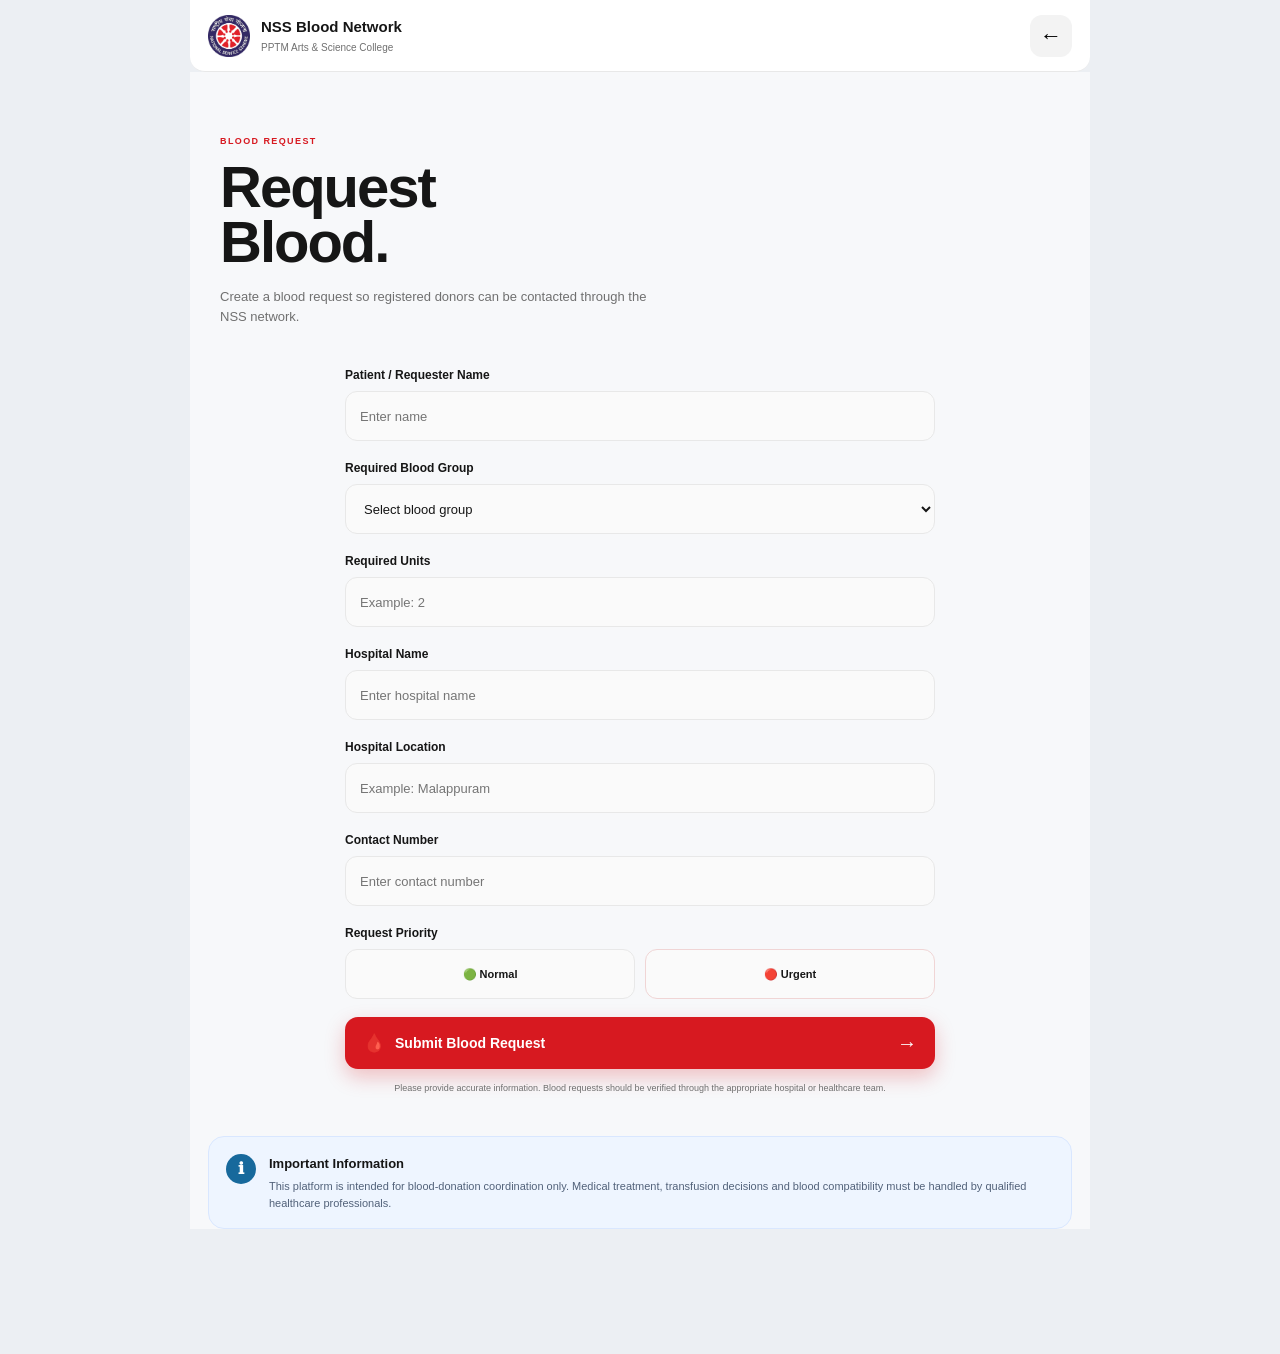
<file: request.html>
<!DOCTYPE html>
<html lang="en">

<head>

    <meta charset="UTF-8">

    <meta
        name="viewport"
        content="width=device-width, initial-scale=1.0"
    >

    <meta
        name="theme-color"
        content="#d71920"
    >

    <title>
        Request Blood | NSS Blood Network
    </title>

    <link
        rel="stylesheet"
        href="style.css"
    >

</head>


<body>


<header class="app-header">

    <div class="brand">

        <img
    src="assets/nss-logo.png"
    alt="National Service Scheme Logo"
    class="nss-logo"
>

        <div class="brand-text">

            <h3>
                NSS Blood Network
            </h3>

            <span>
                PPTM Arts & Science College
            </span>

        </div>

    </div>


    <button
        class="menu-btn"
        onclick="window.location.href='index.html'"
        aria-label="Go back"
    >
        ←
    </button>

</header>



<main>


    <!-- PAGE HEADER -->

    <section class="form-page-header">

        <span class="section-label">
            BLOOD REQUEST
        </span>


        <h1>
            Request<br>
            Blood.
        </h1>


        <p>
            Create a blood request so registered donors
            can be contacted through the NSS network.
        </p>

    </section>



    <!-- REQUEST FORM -->

    <section class="donor-form-section">

        <form id="bloodRequestForm">


            <!-- REQUESTER NAME -->

            <div class="form-group">

                <label for="requesterName">
                    Patient / Requester Name
                </label>

                <input
                    type="text"
                    id="requesterName"
                    placeholder="Enter name"
                    required
                >

            </div>



            <!-- BLOOD GROUP -->

            <div class="form-group">

                <label for="requestBloodGroup">
                    Required Blood Group
                </label>

                <select
                    id="requestBloodGroup"
                    required
                >

                    <option value="">
                        Select blood group
                    </option>

                    <option value="A+">A+</option>
                    <option value="A-">A-</option>

                    <option value="B+">B+</option>
                    <option value="B-">B-</option>

                    <option value="AB+">AB+</option>
                    <option value="AB-">AB-</option>

                    <option value="O+">O+</option>
                    <option value="O-">O-</option>

                </select>

            </div>



            <!-- UNITS -->

            <div class="form-group">

                <label for="bloodUnits">
                    Required Units
                </label>

                <input
                    type="number"
                    id="bloodUnits"
                    placeholder="Example: 2"
                    min="1"
                    max="20"
                    required
                >

            </div>



            <!-- HOSPITAL -->

            <div class="form-group">

                <label for="hospitalName">
                    Hospital Name
                </label>

                <input
                    type="text"
                    id="hospitalName"
                    placeholder="Enter hospital name"
                    required
                >

            </div>



            <!-- LOCATION -->

            <div class="form-group">

                <label for="hospitalLocation">
                    Hospital Location
                </label>

                <input
                    type="text"
                    id="hospitalLocation"
                    placeholder="Example: Malappuram"
                    required
                >

            </div>



            <!-- PHONE -->

            <div class="form-group">

                <label for="requestPhone">
                    Contact Number
                </label>

                <input
                    type="tel"
                    id="requestPhone"
                    placeholder="Enter contact number"
                    inputmode="tel"
                    required
                >

            </div>



            <!-- URGENCY -->

            <div class="form-group">

                <label>
                    Request Priority
                </label>


                <div class="availability-options">


                    <label class="radio-card">

                        <input
                            type="radio"
                            name="priority"
                            value="Normal"
                            required
                        >

                        <span>
                            🟢 Normal
                        </span>

                    </label>



                    <label class="radio-card urgent-option">

                        <input
                            type="radio"
                            name="priority"
                            value="Urgent"
                        >

                        <span>
                            🔴 Urgent
                        </span>

                    </label>


                </div>

            </div>



            <!-- SUBMIT -->

            <button
                type="submit"
                class="primary-btn form-submit"
            >

                <span>
                    🩸
                </span>

                Submit Blood Request

                <b>
                    →
                </b>

            </button>


            <p class="form-note">

                Please provide accurate information.
                Blood requests should be verified through
                the appropriate hospital or healthcare team.

            </p>


        </form>

    </section>



    <!-- IMPORTANT NOTICE -->

    <section class="notice">

        <div class="notice-icon">
            ℹ
        </div>


        <div>

            <h3>
                Important Information
            </h3>


            <p>
                This platform is intended for blood-donation
                coordination only. Medical treatment,
                transfusion decisions and blood compatibility
                must be handled by qualified healthcare
                professionals.

            </p>

        </div>

    </section>


</main>



<script>

document
    .getElementById("bloodRequestForm")
    .addEventListener(
        "submit",
        function(event) {

            event.preventDefault();


            const name =
                document.getElementById(
                    "requesterName"
                ).value;


            const blood =
                document.getElementById(
                    "requestBloodGroup"
                ).value;


            alert(
                "Blood request submitted successfully!\n\n" +
                "Requester: " +
                name +
                "\nBlood Group: " +
                blood
            );


            this.reset();

        }
    );

</script>


</body>

</html>
</file>
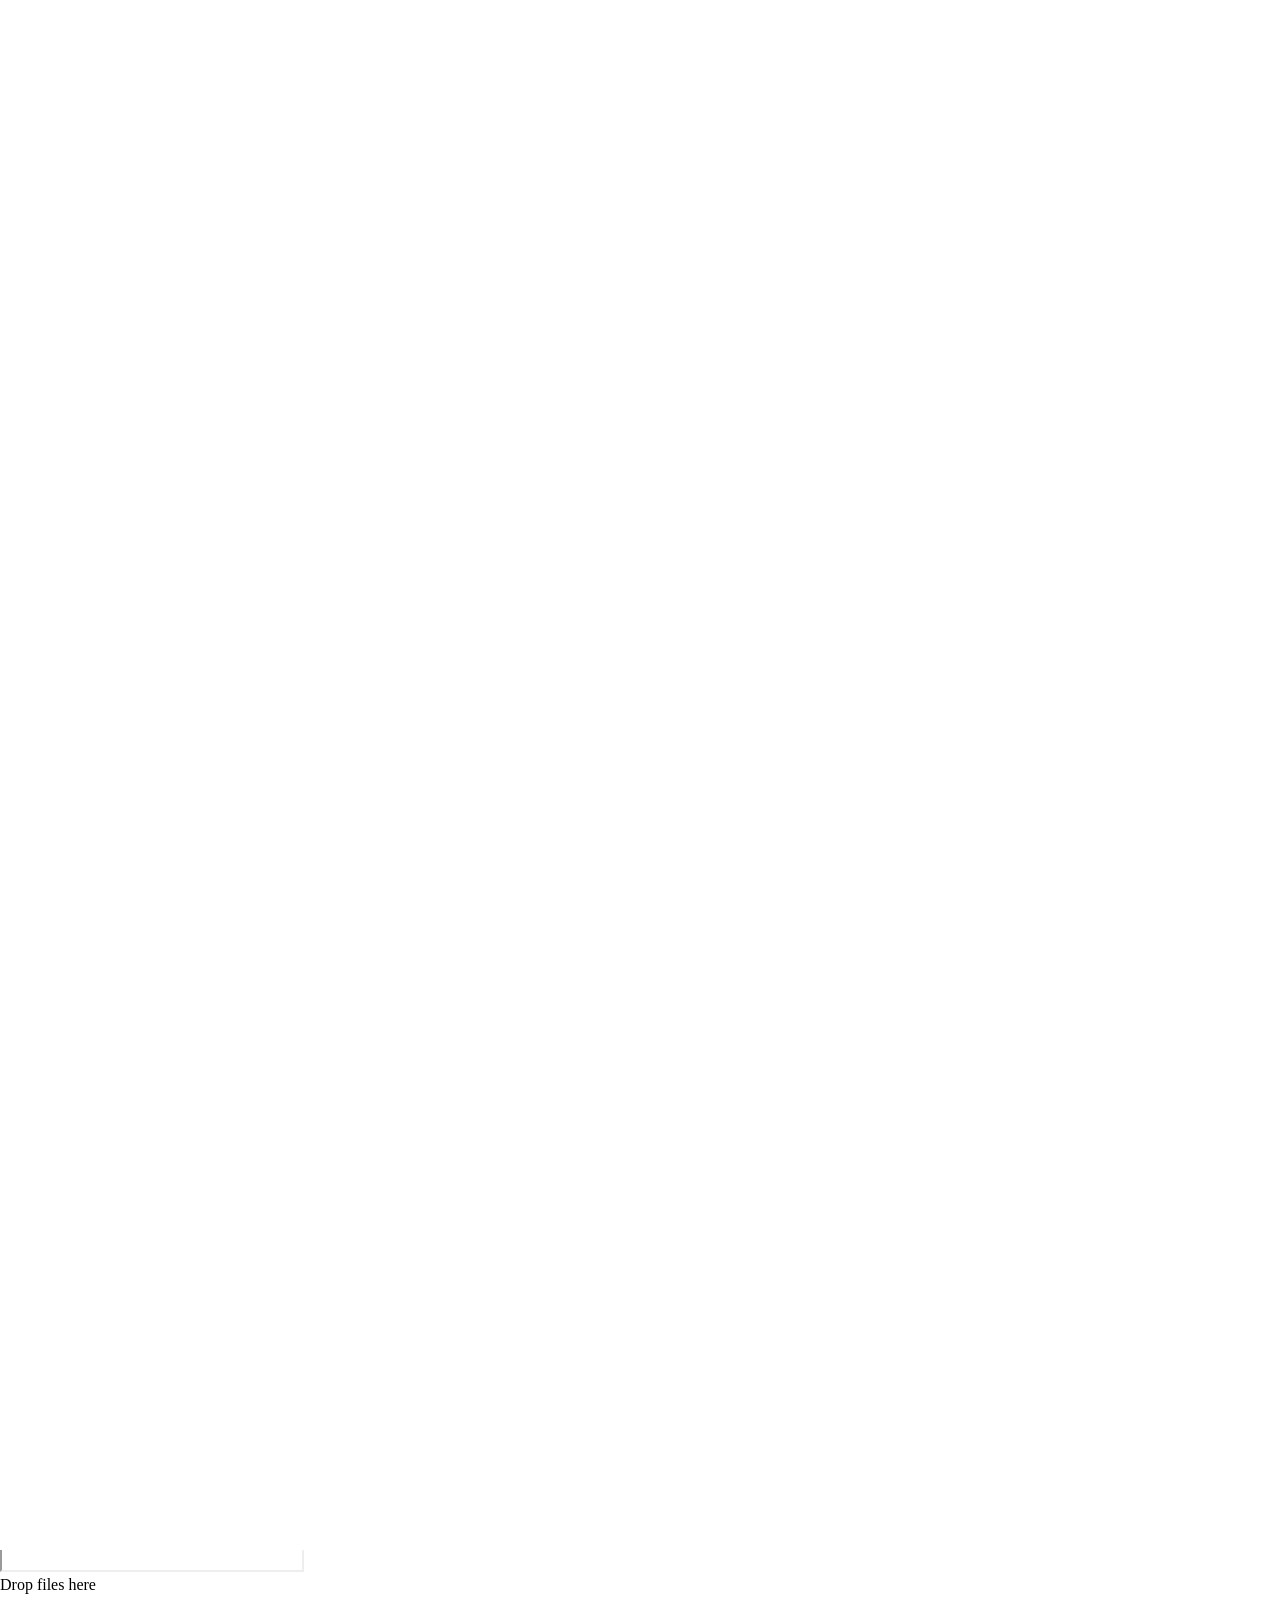
<file: assets/c.html>
<!DOCTYPE html>
<!-- saved from url=(0022)chrome://new-tab-page/ -->
<html dir="ltr" lang="en" class="focus-outline-visible" lazy-loaded="true"><head><meta http-equiv="Content-Type" content="text/html; charset=UTF-8">
    
    <title>New Tab</title>
    <style>
      body {
        background: #FFFFFF;
        margin: 0;
      }

      #backgroundImage {
        border: none;
        height: 100%;
        pointer-events: none;
        position: fixed;
        top: 0;
        visibility: hidden;
        width: 100%;
      }

      [show-background-image] #backgroundImage {
        visibility: visible;
      }
    </style>
  <cr-iconset name="ntp"><template shadowrootmode="open"><!---->
<svg id="baseSvg" xmlns="http://www.w3.org/2000/svg" preserveAspectRatio="xMidYMid meet" focusable="false" viewBox="0 0 24 24">
 </svg>
<slot></slot>
</template>
  <svg>
    <defs>
      <g id="pencil-custom" width="24" height="24">
        <path d="M3 17.25V21h3.75L17.81 9.94l-3.75-3.75L3 17.25zM20.71 7.04a.996.996 0 0 0 0-1.41l-2.34-2.34a.996.996 0 0 0-1.41 0l-1.83 1.83 3.75 3.75 1.83-1.83z"></path><path d="M0 0h24v24H0z" fill="none"></path>
      </g>
      <clippath id="a"><path fill="#fff" d="M0 0h16v16H0z"></path></clippath>
      <g id="sparkle-custom" clip-path="url(#a)" width="16" height="16" fill="none" viewBox="0 0 16 16">
        <path fill="#fff" d="M8 14.4a6.16 6.16 0 0 0-.5-2.483 6.286 6.286 0 0 0-1.383-2.034A6.287 6.287 0 0 0 4.083 8.5 6.16 6.16 0 0 0 1.6 8a6.16 6.16 0 0 0 2.483-.5A6.421 6.421 0 0 0 7.5 4.083c.333-.777.5-1.605.5-2.483 0 .878.167 1.706.5 2.483a6.623 6.623 0 0 0 1.367 2.05 6.624 6.624 0 0 0 2.05 1.367c.777.333 1.605.5 2.483.5-.878 0-1.706.167-2.483.5A6.421 6.421 0 0 0 8.5 11.917 6.16 6.16 0 0 0 8 14.4Z"></path>
      </g>
    </defs>
  </svg>
</cr-iconset><cr-iconset name="composebox"><template shadowrootmode="open"><!---->
<svg id="baseSvg" xmlns="http://www.w3.org/2000/svg" preserveAspectRatio="xMidYMid meet" focusable="false" viewBox="0 0 24 24">
 </svg>
<slot></slot>
</template>
  <svg>
    <defs>
      <g id="google-lens-2" height="20px" viewBox="0 -960 960 960" width="20px" fill="currentColor">
        <path d="M480.24-324Q432-324 398-357.76q-34-33.77-34-82Q364-488 397.76-522q33.77-34 82-34Q528-556 562-522.24q34 33.77 34 82Q596-392 562.24-358q-33.77 34-82 34ZM720-164q-32 0-54-22t-22-54q0-32 22-54t54-22q32 0 54 22t22 54q0 32-22 54t-54 22Zm-432 20q-60 0-102-42t-42-102v-96h72v96q0 29.7 21.15 50.85Q258.3-216 288-216h192v72H288Zm456-296v-160q0-29.7-21.15-50.85Q701.7-672 672-672H288q-29.7 0-50.85 21.15Q216-629.7 216-600v144h-72v-144q0-60 42-102t102-42h80l36-72h152l36 72h80q60 0 102 42t42 102v160h-72Z"></path>
      </g>
      <g id="add-photo-alternate">
        <path d="M5 21C4.45 21 3.975 20.8083 3.575 20.425C3.19167 20.025 3 19.55 3 19V5C3 4.45 3.19167 3.98333 3.575 3.6C3.975 3.2 4.45 3 5 3H13C13 3.28333 13 3.59167 13 3.925C13 4.25833 13 4.61667 13 5H5V19H19V11C19.3833 11 19.7417 11 20.075 11C20.4083 11 20.7167 11 21 11V19C21 19.55 20.8 20.025 20.4 20.425C20.0167 20.8083 19.55 21 19 21H5ZM6 17H18L14.25 12L11.25 16L9 13L6 17ZM17 9V7H15V5H17V3H19V5H21V7H19V9H17Z" fill="currentColor"></path>
      </g>
      <g id="drive" viewBox="0 0 20 20">
        <path d="M4.958 16h10.084l1.916-3.312L11.896 4H8.104l-5.062 8.688Zm0 1.5q-.416 0-.76-.198-.344-.198-.552-.552L1.75 13.438q-.188-.355-.198-.75-.01-.396.198-.75L6.792 3.25q.187-.354.541-.552.355-.198.771-.198h3.792q.396 0 .75.198t.562.552l5.042 8.688q.167.354.177.75.011.395-.177.75l-1.896 3.312q-.229.354-.573.552-.343.198-.739.198Zm1.292-3.562-.562-1 3.604-6.292h1.416l3.604 6.292-.562 1Zm1.438-1.48h4.624L10 8.417Z" fill="currentColor"></path>
      </g>
      <g id="attach-file">
        <path d="M18 15.75C18 17.4833 17.3917 18.9583 16.175 20.175C14.9583 21.3917 13.4833 22 11.75 22C10.0167 22 8.54167 21.3917 7.325 20.175C6.10833 18.9583 5.5 17.4833 5.5 15.75V6.5C5.5 5.25 5.93333 4.19167 6.8 3.325C7.68333 2.44167 8.75 2 10 2C11.25 2 12.3083 2.44167 13.175 3.325C14.0583 4.19167 14.5 5.25 14.5 6.5V15.25C14.5 16.0167 14.2333 16.6667 13.7 17.2C13.1667 17.7333 12.5167 18 11.75 18C10.9833 18 10.3333 17.7333 9.8 17.2C9.26667 16.6667 9 16.0167 9 15.25V6H11V15.25C11 15.4667 11.0667 15.65 11.2 15.8C11.35 15.9333 11.5333 16 11.75 16C11.9667 16 12.1417 15.9333 12.275 15.8C12.425 15.65 12.5 15.4667 12.5 15.25V6.5C12.4833 5.8 12.2333 5.20833 11.75 4.725C11.2833 4.24167 10.7 4 10 4C9.3 4 8.70833 4.24167 8.225 4.725C7.74167 5.20833 7.5 5.8 7.5 6.5V15.75C7.48333 16.9333 7.89167 17.9417 8.725 18.775C9.55833 19.5917 10.5667 20 11.75 20C12.9167 20 13.9083 19.5917 14.725 18.775C15.5417 17.9417 15.9667 16.9333 16 15.75V6H18V15.75Z" fill="currentColor"></path>
      </g>
      <g id="add-circle" viewBox="0 -960 960 960">
        <path d="M440-280h80v-160h160v-80H520v-160h-80v160H280v80h160v160Zm40 200q-83 0-156-31.5T197-197q-54-54-85.5-127T80-480q0-83 31.5-156T197-763q54-54 127-85.5T480-880q83 0 156 31.5T763-763q54 54 85.5 127T880-480q0 83-31.5 156T763-197q-54 54-127 85.5T480-80Zm0-80q134 0 227-93t93-227q0-134-93-227t-227-93q-134 0-227 93t-93 227q0 134 93 227t227 93Zm0-320Z" fill="currentColor"></path>
      </g>
      <g id="check-circle-filled" viewBox="0 -960 960 960">
        <path d="m424-296 282-282-56-56-226 226-114-114-56 56 170 170Zm56 216q-83 0-156-31.5T197-197q-54-54-85.5-127T80-480q0-83 31.5-156T197-763q54-54 127-85.5T480-880q83 0 156 31.5T763-763q54 54 85.5 127T880-480q0 83-31.5 156T763-197q-54 54-127 85.5T480-80Z" fill="currentColor"></path>
      </g>
      <g id="draft-spark" viewBox="0 0 16 16">
        <path d="M11.6 14.4H7.6C7.6 14.2111 7.6 14.0222 7.6 13.8333C7.6 13.6333 7.6 13.4222 7.6 13.2H11.6V5.6H8.8V2.8H4.4V8.4C4.26667 8.4 4.13333 8.4 4 8.4C3.86667 8.4 3.72778 8.4 3.58333 8.4C3.51667 8.4 3.45 8.4 3.38333 8.4C3.32778 8.4 3.26667 8.4 3.2 8.4V2.8C3.2 2.46667 3.31667 2.18333 3.55 1.95C3.78333 1.71667 4.06667 1.6 4.4 1.6H9.6L12.8 4.8V13.2C12.8 13.5333 12.6833 13.8167 12.45 14.05C12.2167 14.2833 11.9333 14.4 11.6 14.4ZM3.58333 15.2C3.57222 15.2 3.52778 15.1667 3.45 15.1C3.29444 14.4667 2.98333 13.9222 2.51667 13.4667C2.06111 13 1.51667 12.6889 0.883333 12.5333C0.861111 12.5222 0.827778 12.4778 0.783333 12.4C0.783333 12.3778 0.816667 12.3333 0.883333 12.2667C1.51667 12.1111 2.06111 11.8056 2.51667 11.35C2.98333 10.8833 3.29444 10.3333 3.45 9.7C3.46111 9.67778 3.50556 9.64444 3.58333 9.6C3.60556 9.6 3.65 9.63333 3.71667 9.7C3.88333 10.3333 4.19444 10.8778 4.65 11.3333C5.10556 11.7889 5.65 12.1 6.28333 12.2667C6.30556 12.2667 6.33889 12.3111 6.38333 12.4C6.38333 12.4111 6.35 12.4556 6.28333 12.5333C5.65 12.6889 5.1 13 4.63333 13.4667C4.17778 13.9222 3.87222 14.4667 3.71667 15.1C3.71667 15.1222 3.67222 15.1556 3.58333 15.2Z" fill="currentColor"></path>
      </g>
      <g id="travel-explore" viewBox="0 0 16 16">
        <path d="M0.447222 6.99401C0.447222 6.08019 0.614385 5.22766 0.948711 4.43642C1.29418 3.64519 1.76781 2.95425 2.36959 2.36361C2.97138 1.76182 3.66789 1.29376 4.45913 0.959439C5.25036 0.613969 6.09732 0.441235 7 0.441235C8.40417 0.441235 9.64674 0.825709 10.7277 1.59466C11.8087 2.36361 12.5944 3.35544 13.0847 4.57015C13.1627 4.77075 13.1627 4.97134 13.0847 5.17194C13.0067 5.36139 12.8674 5.48955 12.6668 5.55641C12.4997 5.62328 12.3269 5.60656 12.1486 5.50626C11.9814 5.40597 11.8644 5.26666 11.7976 5.08836C11.5413 4.45314 11.1679 3.89036 10.6776 3.40001C10.1984 2.89853 9.6356 2.51405 8.98924 2.24659V2.61435C8.98924 2.94867 8.87222 3.23285 8.6382 3.46688C8.40417 3.68976 8.12556 3.8012 7.80238 3.8012H6.19762V4.60359C6.19762 4.82647 6.11961 5.01592 5.96359 5.17194C5.81872 5.31681 5.63484 5.38925 5.41195 5.38925H4.60957V6.99401H4.69316C4.89375 6.99401 5.06091 7.06088 5.19464 7.19461C5.32837 7.32834 5.39524 7.48993 5.39524 7.67938V8.56534H4.60957L1.95169 5.90745C1.91825 6.08576 1.89039 6.26407 1.86811 6.44238C1.84582 6.62068 1.83467 6.80456 1.83467 6.99401C1.83467 8.29788 2.25815 9.43459 3.10511 10.4041C3.96321 11.3737 5.01634 11.9365 6.26448 12.0925C6.44279 12.1371 6.58209 12.2318 6.68239 12.3767C6.78269 12.5104 6.82727 12.6664 6.81612 12.8447C6.79383 13.0342 6.70468 13.1957 6.54866 13.3295C6.39264 13.4521 6.21434 13.4911 6.01374 13.4465C4.44241 13.2236 3.12183 12.5048 2.05198 11.2901C0.982143 10.0754 0.447222 8.64335 0.447222 6.99401ZM12.1152 12.6775L10.5271 11.1062C10.3043 11.2399 10.0702 11.3458 9.82505 11.4238C9.59102 11.4907 9.34028 11.5241 9.07282 11.5241C8.27044 11.5241 7.59064 11.2455 7.03343 10.6883C6.47622 10.1311 6.19762 9.45688 6.19762 8.66564C6.19762 7.86326 6.47622 7.18346 7.03343 6.62625C7.59064 6.06905 8.27044 5.79044 9.07282 5.79044C9.86406 5.79044 10.5383 6.06905 11.0955 6.62625C11.6527 7.18346 11.9313 7.85769 11.9313 8.64892C11.9313 8.92753 11.8923 9.18942 11.8143 9.43459C11.7474 9.67976 11.6471 9.90822 11.5134 10.12L13.1014 11.708C13.2352 11.8529 13.302 12.0145 13.302 12.1928C13.302 12.3711 13.2352 12.5327 13.1014 12.6775C12.9566 12.8113 12.7894 12.8781 12.6 12.8781C12.4216 12.8781 12.2601 12.8113 12.1152 12.6775ZM9.0561 10.1367C9.46844 10.1367 9.81948 9.99737 10.1092 9.71876C10.399 9.42902 10.5438 9.07797 10.5438 8.66564C10.5438 8.2533 10.399 7.90226 10.1092 7.61251C9.83062 7.32277 9.48515 7.17789 9.07282 7.17789C8.66048 7.17789 8.30944 7.32277 8.01969 7.61251C7.72994 7.89112 7.58507 8.23659 7.58507 8.64892C7.58507 9.06126 7.72437 9.4123 8.00298 9.70205C8.29272 9.9918 8.64377 10.1367 9.0561 10.1367Z" fill="currentColor"></path>
      </g>
      <g id="photo-prints" viewBox="0 0 16 16">
        <path d="M8.72178 8.114C9.02267 8.114 9.30127 8.05828 9.55759 7.94684C9.82505 7.8354 10.0702 7.67938 10.2931 7.47878C10.438 7.33391 10.5661 7.16675 10.6776 6.9773C10.789 6.7767 10.8782 6.56496 10.945 6.34208C10.9785 6.23064 10.9506 6.13034 10.8615 6.04118C10.7834 5.95203 10.6887 5.92417 10.5773 5.9576C10.3544 5.99104 10.1427 6.06347 9.94206 6.17491C9.75261 6.27521 9.57988 6.40337 9.42386 6.55939C9.21212 6.75998 9.04496 6.99401 8.92237 7.26147C8.81093 7.51779 8.74406 7.80197 8.72178 8.114ZM8.68834 8.114C8.66606 7.80197 8.58805 7.51222 8.45432 7.24476C8.33173 6.9773 8.16457 6.74327 7.95283 6.54267C7.78567 6.38665 7.60179 6.26407 7.40119 6.17491C7.21174 6.07462 7.00557 6.00218 6.78269 5.9576C6.67125 5.92417 6.57095 5.95203 6.4818 6.04118C6.40379 6.13034 6.37593 6.23064 6.39821 6.34208C6.45394 6.56496 6.53752 6.7767 6.64896 6.9773C6.77154 7.16675 6.91642 7.33391 7.08358 7.47878C7.29532 7.67938 7.53492 7.8354 7.80238 7.94684C8.06984 8.05828 8.36516 8.114 8.68834 8.114ZM8.70506 6.02447C8.86108 6.02447 8.99481 5.96875 9.10625 5.85731C9.22884 5.74586 9.29013 5.60656 9.29013 5.4394V5.28895L9.40714 5.37253C9.54087 5.46169 9.68575 5.48955 9.84177 5.45612C10.0089 5.41154 10.1371 5.31124 10.2262 5.15522C10.3042 5.03264 10.321 4.89333 10.2764 4.73732C10.2318 4.5813 10.1427 4.45314 10.0089 4.35284L9.89192 4.26926L10.0256 4.18568C10.1594 4.09653 10.243 3.97951 10.2764 3.83464C10.321 3.67862 10.2987 3.52817 10.2095 3.3833C10.1315 3.23842 10.0145 3.1437 9.85848 3.09912C9.70246 3.05454 9.55759 3.07683 9.42386 3.16599L9.29013 3.24957V3.08241C9.29013 2.92639 9.22884 2.79266 9.10625 2.68122C8.99481 2.55863 8.85551 2.49734 8.68834 2.49734C8.53233 2.49734 8.3986 2.55863 8.28715 2.68122C8.17571 2.79266 8.11999 2.92639 8.11999 3.08241V3.24957L7.96954 3.16599C7.82467 3.07683 7.67422 3.05454 7.51821 3.09912C7.37333 3.1437 7.25632 3.23285 7.16716 3.36658C7.08915 3.51146 7.06687 3.6619 7.1003 3.81792C7.14487 3.97394 7.2396 4.09653 7.38448 4.18568L7.51821 4.26926L7.36776 4.33613C7.22288 4.41413 7.12816 4.53115 7.08358 4.68717C7.05015 4.84319 7.07801 4.99363 7.16716 5.13851C7.25632 5.29453 7.3789 5.39482 7.53492 5.4394C7.69094 5.47283 7.83581 5.44497 7.96954 5.35582L8.10327 5.27224V5.4394C8.10327 5.60656 8.159 5.74586 8.27044 5.85731C8.38188 5.96875 8.52675 6.02447 8.70506 6.02447ZM8.68834 4.85433C8.53233 4.85433 8.3986 4.79861 8.28715 4.68717C8.17571 4.57573 8.11999 4.43642 8.11999 4.26926C8.11999 4.11324 8.17571 3.97951 8.28715 3.86807C8.3986 3.74548 8.5379 3.68419 8.70506 3.68419C8.86108 3.68419 8.99481 3.74548 9.10625 3.86807C9.22884 3.97951 9.29013 4.11324 9.29013 4.26926C9.29013 4.43642 9.22884 4.57573 9.10625 4.68717C8.99481 4.79861 8.85551 4.85433 8.68834 4.85433ZM5.14449 10.2537C4.72102 10.2537 4.38112 10.1311 4.1248 9.88593C3.87963 9.62961 3.75704 9.28971 3.75704 8.86623V1.7451C3.75704 1.32162 3.87963 0.987299 4.1248 0.742127C4.38112 0.485811 4.72102 0.357653 5.14449 0.357653H12.2656C12.6891 0.357653 13.0234 0.485811 13.2686 0.742127C13.5249 0.987299 13.6531 1.32162 13.6531 1.7451V8.86623C13.6531 9.28971 13.5249 9.62961 13.2686 9.88593C13.0234 10.1311 12.6891 10.2537 12.2656 10.2537H5.14449ZM5.14449 8.86623H12.2656V1.7451H5.14449V8.86623ZM2.8878 13.6304C2.52004 13.6861 2.18014 13.5969 1.86811 13.3629C1.56721 13.1177 1.38891 12.8113 1.33318 12.4435L0.380357 5.37253C0.324636 4.98249 0.41379 4.63702 0.647818 4.33613C0.89299 4.02409 1.20503 3.84578 1.58393 3.8012L1.90154 3.76777C2.11328 3.75663 2.28601 3.81792 2.41974 3.95165C2.56462 4.08538 2.63705 4.25812 2.63705 4.46986C2.63705 4.64816 2.58133 4.80418 2.46989 4.93791C2.35845 5.07164 2.21357 5.14408 2.03527 5.15522L1.76781 5.18866L2.70392 12.2596L10.2931 11.2232C10.4937 11.2009 10.6664 11.2511 10.8113 11.3737C10.9673 11.4851 11.0565 11.6356 11.0788 11.825C11.1122 12.0145 11.0676 12.1872 10.945 12.3432C10.8336 12.4992 10.6832 12.5884 10.4937 12.6107L2.8878 13.6304Z" fill="currentColor"></path>
      </g>
      <g id="autorenew" viewBox="0 0 16 16">
        <path d="M 3.773438 10.390625 C 3.570312 10.035156 3.410156 9.660156 3.289062 9.257812 C 3.167969 8.855469 3.109375 8.433594 3.109375 7.992188 C 3.109375 6.632812 3.585938 5.46875 4.546875 4.503906 C 5.503906 3.539062 6.675781 3.074219 8.058594 3.109375 L 8.0625 3.109375 L 7.175781 2.21875 L 8.066406 1.328125 L 10.539062 3.800781 L 8.066406 6.273438 L 7.175781 5.382812 L 8.0625 4.492188 L 8.070312 4.492188 C 7.0625 4.46875 6.214844 4.804688 5.523438 5.496094 C 4.835938 6.191406 4.492188 7.019531 4.492188 7.992188 C 4.492188 8.246094 4.515625 8.484375 4.5625 8.714844 C 4.613281 8.941406 4.683594 9.164062 4.78125 9.382812 Z M 7.933594 14.675781 L 5.460938 12.203125 L 7.933594 9.726562 L 8.824219 10.621094 L 7.9375 11.511719 L 7.929688 11.511719 C 8.9375 11.535156 9.785156 11.199219 10.476562 10.503906 C 11.164062 9.8125 11.507812 8.980469 11.507812 8.007812 C 11.507812 7.753906 11.484375 7.515625 11.4375 7.285156 C 11.386719 7.058594 11.316406 6.835938 11.21875 6.617188 L 12.226562 5.613281 C 12.429688 5.96875 12.589844 6.34375 12.710938 6.742188 C 12.832031 7.144531 12.890625 7.566406 12.890625 8.007812 C 12.890625 9.355469 12.414062 10.515625 11.453125 11.488281 C 10.496094 12.460938 9.324219 12.929688 7.941406 12.894531 L 7.9375 12.894531 L 8.824219 13.78125 Z M 7.933594 14.675781" fill="currentColor"></path>
      </g>
      <g id="bolt" viewBox="0 0 16 16">
        <path d="M 7.285156 11.851562 L 10.332031 8 L 7.851562 8 L 8.285156 4.316406 L 5.398438 8.800781 L 7.832031 8.800781 Z M 5.601562 14.398438 L 6.398438 10 L 3.199219 10 L 8.601562 1.601562 L 9.800781 1.601562 L 9.199219 6.800781 L 12.800781 6.800781 L 6.800781 14.398438 Z M 7.867188 8.082031 Z M 7.867188 8.082031" fill="currentColor"></path>
      </g>
      <g id="timer" viewBox="0 0 16 16">
        <path d="M 5.875 2.398438 L 5.875 1.078125 L 10.125 1.078125 L 10.125 2.398438 Z M 7.339844 9.710938 L 8.660156 9.710938 L 8.660156 5.699219 L 7.339844 5.699219 Z M 8 14.644531 C 7.199219 14.644531 6.453125 14.492188 5.761719 14.191406 C 5.070312 13.890625 4.464844 13.480469 3.945312 12.964844 C 3.425781 12.449219 3.015625 11.84375 2.714844 11.148438 C 2.414062 10.457031 2.265625 9.710938 2.265625 8.910156 C 2.265625 8.113281 2.414062 7.367188 2.714844 6.675781 C 3.019531 5.980469 3.429688 5.375 3.945312 4.859375 C 4.464844 4.339844 5.070312 3.929688 5.761719 3.628906 C 6.457031 3.328125 7.199219 3.175781 7.992188 3.175781 C 8.644531 3.175781 9.273438 3.285156 9.878906 3.5 C 10.488281 3.71875 11.046875 4.023438 11.558594 4.414062 L 12.476562 3.515625 L 13.398438 4.441406 L 12.503906 5.355469 C 12.894531 5.859375 13.195312 6.414062 13.414062 7.019531 C 13.628906 7.625 13.734375 8.257812 13.734375 8.914062 C 13.734375 9.710938 13.585938 10.457031 13.285156 11.148438 C 12.984375 11.84375 12.574219 12.449219 12.054688 12.964844 C 11.535156 13.480469 10.929688 13.890625 10.238281 14.191406 C 9.546875 14.492188 8.800781 14.644531 8 14.644531 Z M 8 13.261719 C 9.210938 13.261719 10.238281 12.839844 11.085938 11.996094 C 11.929688 11.152344 12.351562 10.125 12.351562 8.910156 C 12.351562 7.699219 11.929688 6.671875 11.085938 5.828125 C 10.238281 4.980469 9.210938 4.558594 8 4.558594 C 6.789062 4.558594 5.761719 4.980469 4.914062 5.828125 C 4.070312 6.671875 3.648438 7.699219 3.648438 8.910156 C 3.648438 10.125 4.070312 11.152344 4.914062 11.996094 C 5.761719 12.839844 6.789062 13.261719 8 13.261719 Z M 8 8.910156 Z M 8 8.910156" fill="currentColor"></path>
      </g>
      <g id="acute" viewBox="0 -960 960 960">
        <path d="M600-160q-134,0-227-93T280-480q0-133 93-226.5T600-800q133,0 226.5,93.5T920-480q0,134-93.5,227T600-160Zm0-80q100,0 170-70t70-170T770-650T600-720T430-650T360-480t70,170t170,70Zm91-91l57-57L640-496V-640H560v177L691-331ZM80-600v-80H240v80H80ZM40-440v-80H240v80H40ZM80-280v-80H240v80H80ZM600-480Z" fill="currentColor"></path>
      </g>
      <g id="nanoBanana-custom" viewBox="0 0 24 24">
        <path d="M2 22.4004H22V2.40039H2V22.4004Z" fill="url(#pattern0_1500_179774)"></path>
          <defs>
          <pattern id="pattern0_1500_179774" patternContentUnits="objectBoundingBox" width="1" height="1">
            <use xlink:href="#image0_1500_179774" transform="scale(0.00625)"></use>
          </pattern>
          <image id="image0_1500_179774" width="160" height="160" preserveAspectRatio="none" xlink:href="[data-uri]"></image>
        </defs>
      </g>
      <g id="nanoBanana-clank" viewBox="0 0 128 128">
        <path fill="#FF8E00" d="M119.22,95.12c-1.14,2.36-5.91,2.21-8.54,1.38c-6.72-2.12-10.9-7.9-10.9-7.9L65.14,73.9l-10.61-5.57c0,0-2.06-3.5,2.06-6.17s7.01-2.87,7.01-2.87l11.94,7.6c0,0,7.71-6,15.54-6.91c7.48-0.86,16.79,5.22,19.24,16.7c1.99,9.31,5.14,12.59,6.09,13.8C117.36,91.7,120.2,93.1,119.22,95.12z"></path>
        <path fill="#FFE4B4" d="M77.72,32.15C74.65,21.99,70.77,10.1,64.91,6.03c-5.19-3.6-10.24-2.95-12.64-1.38c0,0-4.33,1.77-5.47,6.24c-1.88,7.34,0.59,16.15,2.2,25.25c1.61,9.1,2.45,15.36,3.18,22.67c0.07,0.66,12.16,22.18,12.16,22.18l9.65,5.17c0,0,7.37-15.94,7.26-18.19C81.15,65.71,79.96,39.57,77.72,32.15z"></path>
        <path fill="#FFE265" d="M52.55,66.94c-0.13,2.43,5.73,21.8,5.73,21.8l15.72-2.6c0,0,11.15-6.6,11.46-18.57c0.48-18.05-2.61-26.55-4.85-33.97C77.53,23.46,70.67,10.1,64.86,5.96c-3.41-2.43-7.19-2.79-8.74-2.49c0,0,10.32,8.08,15.54,21.9s6.45,29.79,6.45,29.79s-3.84,2.83-12.9,4.13c-7,1.01-13.04-0.7-13.04-0.7S52.72,63.86,52.55,66.94z"></path>
        <path fill="#FFA726" d="M85.33,83.75l-6.29-13.14l0.34-4.68c0,0,1.34-3.93-7.03,2.42c-3.88,2.94-6.22,8.36-6.22,8.36s-1.18-2.92-5.32-6.78c-3.68-3.42-8.63-5.08-8.63-5.08s-10.28-2-11.4-1.13c-7.25,5.66-12.55,12.55-12.55,12.55L22.9,96.42l-8.86,5.43c0,0,2.42,3.54,5.92,2.22c2.73-1.03,6.11-4.12,7.93-8.01c2.5-5.35,7.75-15.47,10.42-18.67c5.16-6.16,10.22-8.41,13.99-6.62c4.29,2.03,0.86,22.29,0.86,22.29l-27.58,23.21l-0.47,3.16c0,0,4.01,3.85,15.06,3.49s25.83-4.45,35.18-17.2C83.6,94.48,85.33,83.75,85.33,83.75z"></path>
        <path fill="#FFB803" d="M63.58,84.96c0.24,5.55-3.22,13.96-11.22,20.97c-7.99,7.01-16.43,9.33-21.67,9.73c-3.8,0.29-4.93-1.88-4.93-1.88s7.66-7.05,13.35-12.7c5.4-5.37,11.28-16.65,12.56-21.84c1.28-5.19,0.12-8.68,0.12-8.68s2.48,0.69,6.13,4.35C61.46,78.46,63.45,81.88,63.58,84.96z"></path>
        <path fill="#875B54" d="M29.45,118.74c-0.83,1.93-3.68,2.01-4.92,0.94c-1.17-1.01-2.31-3.02-1.13-5.27c0.78-1.48,3.34-1.89,4.78-0.74S30.2,116.99,29.45,118.74z"></path>
        <path fill="#FEE4B4" d="M23.76,97.84c-3.28,4.55-6.57,5.24-7.93,5.39c-1.19,0.14-2.49-1.38-2.34-2.78c0.15-1.4,2.45-3.37,2.73-7.67c0.28-4.3-0.06-20.07,8.69-29.13c6.17-6.38,13.73-4.18,18.61-2.49c5.5,1.9,8.67,3.7,8.67,3.7s-4.5-0.31-12.26,5.81c-4.51,3.56-7.16,8.45-9.66,14.06C28.47,88.79,26.07,94.64,23.76,97.84z"></path>
        <path fill="#FEB804" d="M111,109.58c-0.92,1.84-3.17,2.98-5.16,2.89c-4.21-0.18-8.05-2.35-12.3-7.83C87.53,96.88,82.3,78.26,78.38,73.3c-2.65-3.35-5.95-5.01-5.95-5.01s1.82-1.54,3.64-2.49c1.82-0.95,6.22-0.5,6.22-0.5l18.78,30.18L111,109.58z"></path>
        <path fill="#FFE4B4" d="M100.39,68.46c4.12,5.89,4.66,11.06,5.28,16.34c0.56,4.77,1.71,14.8,3.44,18.07c1.74,3.27,3.43,5.4,1.56,7.39s-7.37,1.28-11.32-3.02c-3.18-3.47-4.94-7.25-7.33-12.8c-2.39-5.55-5.91-18.65-10.48-24.57c-2.92-3.78-5.83-3.89-5.83-3.89s3.85-3.14,11.2-3.22C93.5,62.69,96.96,63.56,100.39,68.46z"></path>
      </g>
      <g id="notes-spark" viewBox="0 -960 960 960">
        <path d="M740-40q-1 0-8-6-16-61-60.5-105.5T566-212q-2-1-6-8 0-2 6-8 61-16 105.5-60.5T732-394q1-2 8-6 2 0 8 6 17 61 61 105.5T914-228q2 0 6 8 0 1-6 8-61 16-105.5 60.5T748-46q0 2-8 6ZM120-280v-80h360v80H120Zm0-200v-80h720v80H120Zm0-200v-80h720v80H120Z" fill="currentColor"></path>
      </g>
      <g id="stop-filled" viewBox="0 0 12 12">
        <path d="M0 12V0H12V12H0Z" fill="currentColor"></path>
      </g>
      <g id="tab" viewBox="0 -960 960 960">
        <path d="M160-240h640v-320H520v-160H160v480Zm0 80q-33 0-56.5-23.5T80-240v-480q0-33 23.5-56.5T160-800h640q33 0 56.5 23.5T880-720v480q0 33-23.5 56.5T800-160H160Zm0-80v-480 480Z" fill="currentColor"></path>
      </g>
      <g id="screensaverAuto" viewBox="0 -960 960 960">
        <path d="M160-720v480-480Zm0 560q-33 0-56.5-23.5T80-240v-480q0-33 23.5-56.5T160-800h320v80H160v480h640v-280h80v280q0 33-23.5 56.5T800-160H160Zm580-400q-6 0-8-6-16-61-60.5-105.5T566-732q-6-2-6-8 0-7 6-8 61-16 105.5-60.5T732-914q2-6 8-6 7 0 8 6 17 61 61 105.5T914-748q6 1 6 8 0 6-6 8-61 16-105.5 60.5T748-566q-1 6-8 6Z" fill="currentColor"></path>
      </g>
  </defs>
  </svg>
</cr-iconset><cr-iconset name="thumbnail" size="18"><template shadowrootmode="open"><!---->
<svg id="baseSvg" xmlns="http://www.w3.org/2000/svg" preserveAspectRatio="xMidYMid meet" focusable="false" viewBox="0 0 18 18">
 </svg>
<slot></slot>
</template>
  <svg>
    <defs>
      <g id="drive-pdf">
        <path d="M12.5 12H14V10H15.5V8.5H14V7.5H15.5V6H12.5V12ZM2.5 12H4V10H5.5C5.78333 10 6.01667 9.90833 6.2 9.725C6.4 9.525 6.5 9.28333 6.5 9V7C6.5 6.71667 6.4 6.48333 6.2 6.3C6.01667 6.1 5.78333 6 5.5 6H2.5V12ZM4 8.5V7.5H5V8.5H4ZM7.4 12H10.4C10.6833 12 10.9167 11.9083 11.1 11.725C11.3 11.525 11.4 11.2833 11.4 11V7C11.4 6.71667 11.3 6.48333 11.1 6.3C10.9167 6.1 10.6833 6 10.4 6H7.4V12ZM8.9 10.5V7.5H9.9V10.5H8.9ZM2 18C1.45 18 0.975 17.8083 0.575 17.425C0.191667 17.025 0 16.55 0 16V2C0 1.45 0.191667 0.983333 0.575 0.599999C0.975 0.199999 1.45 -1.43051e-06 2 -1.43051e-06H16C16.55 -1.43051e-06 17.0167 0.199999 17.4 0.599999C17.8 0.983333 18 1.45 18 2V16C18 16.55 17.8 17.025 17.4 17.425C17.0167 17.8083 16.55 18 16 18H2ZM2 16H16V2H2V16ZM2 2V16V2Z" fill="currentColor"></path>
      </g>
      <g id="attach-file" viewBox="0 0 24 24">
        <path d="M18 15.75C18 17.4833 17.3917 18.9583 16.175 20.175C14.9583 21.3917 13.4833 22 11.75 22C10.0167 22 8.54167 21.3917 7.325 20.175C6.10833 18.9583 5.5 17.4833 5.5 15.75V6.5C5.5 5.25 5.93333 4.19167 6.8 3.325C7.68333 2.44167 8.75 2 10 2C11.25 2 12.3083 2.44167 13.175 3.325C14.0583 4.19167 14.5 5.25 14.5 6.5V15.25C14.5 16.0167 14.2333 16.6667 13.7 17.2C13.1667 17.7333 12.5167 18 11.75 18C10.9833 18 10.3333 17.7333 9.8 17.2C9.26667 16.6667 9 16.0167 9 15.25V6H11V15.25C11 15.4667 11.0667 15.65 11.2 15.8C11.35 15.9333 11.5333 16 11.75 16C11.9667 16 12.1417 15.9333 12.275 15.8C12.425 15.65 12.5 15.4667 12.5 15.25V6.5C12.4833 5.8 12.2333 5.20833 11.75 4.725C11.2833 4.24167 10.7 4 10 4C9.3 4 8.70833 4.24167 8.225 4.725C7.74167 5.20833 7.5 5.8 7.5 6.5V15.75C7.48333 16.9333 7.89167 17.9417 8.725 18.775C9.55833 19.5917 10.5667 20 11.75 20C12.9167 20 13.9083 19.5917 14.725 18.775C15.5417 17.9417 15.9667 16.9333 16 15.75V6H18V15.75Z" fill="currentColor"></path>
      </g>
    </defs>
  </svg>
</cr-iconset><cr-iconset name="aim" size="24"><template shadowrootmode="open"><!---->
<svg id="baseSvg" xmlns="http://www.w3.org/2000/svg" preserveAspectRatio="xMidYMid meet" focusable="false" viewBox="0 0 24 24">
 </svg>
<slot></slot>
</template>
  <svg>
    <defs>
      <g id="unspecified-custom" viewBox="0 -960 960 960">
      </g>
      <g id="add" viewBox="0 -960 960 960">
        <path d="M440-440H200v-80h240v-240h80v240h240v80H520v240h-80v-240Z" fill="currentColor"></path>
      </g>
      <g id="check" viewBox="0 -960 960 960">
        <path d="M382-240 154-468l57-57 171 171 367-367 57 57-424 424Z" fill="currentColor"></path>
      </g>
      <g id="format-quote-filled" viewBox="0 -960 960 960">
        <path d="m228-240 92-160q-66 0-113-47t-47-113q0-66 47-113t113-47q66 0 113 47t47 113q0 23-5.5 42.5T458-480L320-240h-92Zm360 0 92-160q-66 0-113-47t-47-113q0-66 47-113t113-47q66 0 113 47t47 113q0 23-5.5 42.5T818-480L680-240h-92Z" fill="currentColor"></path>
      </g>
      <g id="invertedQuoteFilled-custom" viewBox="0 -960 960 960">
        <path d="M698-660l-58 100q66 0 113 47t47 113q0 66-47 113t-113 47q-66 0-113-47t-47-113q0-23 5.5-42.5T502-480l127-220q5-9 14-14.5t20-5.5q23 0 34.5 20t.5 40ZM338-660l-58 100q66 0 113 47t47 113q0 66-47 113t-113 47q-66 0-113-47t-47-113q0-23 5.5-42.5T142-480l127-220q5-9 14-14.5t20-5.5q23 0 34.5 20t.5 40Z" fill="currentColor"></path>
      </g>
      <g id="image" viewBox="0 -960 960 960">
        <path d="M200-120q-33 0-56.5-23.5T120-200v-560q0-33 23.5-56.5T200-840h560q33 0 56.5 23.5T840-760v560q0 33-23.5 56.5T760-120H200Zm0-80h560v-560H200v560Zm40-80h480L570-480 450-320l-90-120-120 160Zm-40 80v-560 560Z" fill="currentColor"></path>
      </g>
      <g id="followUp-custom" viewBox="0 0 24 24">
        <path d="M5 5V9C5 9.83334 5.29166 10.5417 5.875 11.125C6.45833 11.7083 7.16666 12 8 12H17.175L13.575 8.4L15 7L21 13L15 19L13.575 17.6L17.175 14H8C6.61667 14 5.4375 13.5125 4.4625 12.5375C3.4875 11.5625 3 10.3833 3 9V5H5Z" fill="currentColor"></path>
      </g>
      <g id="drive-pdf" viewBox="0 -960 960 960">
        <path d="M620-360h60v-80h60v-60h-60v-40h60v-60H620v240Zm-400 0h60v-80h60q17 0 28.5-11.5T380-480v-80q0-17-11.5-28.5T340-600H220v240Zm60-140v-40h40v40h-40Zm136 140h120q17 0 28.5-11.5T576-400v-160q0-17-11.5-28.5T536-600H416v240Zm60-60v-120h40v120h-40ZM200-120q-33 0-56.5-23.5T120-200v-560q0-33 23.5-56.5T200-840h560q33 0 56.5 23.5T840-760v560q0 33-23.5 56.5T760-120H200Zm0-80h560v-560H200v560Zm0-560v560-560Z" fill="currentColor"></path>
      </g>
      <g id="close-small" width="10" height="10" viewBox="0 0 10 10">
        <path d="M1.4 9.9751L4.76837e-07 8.5751L3.6 4.9751L4.76837e-07 1.4001L1.4 9.63211e-05L5 3.6001L8.575 9.63211e-05L9.975 1.4001L6.375 4.9751L9.975 8.5751L8.575 9.9751L5 6.3751L1.4 9.9751Z" fill="currentColor"></path>
      </g>
    </defs>
  </svg>
</cr-iconset><cr-iconset name="cr20" size="20"><template shadowrootmode="open"><!---->
<svg id="baseSvg" xmlns="http://www.w3.org/2000/svg" preserveAspectRatio="xMidYMid meet" focusable="false" viewBox="0 0 20 20">
 </svg>
<slot></slot>
</template>
  <svg>
    <defs>
      <!--
      Keep these in sorted order by id="".
      -->
      <g id="block">
        <path fill-rule="evenodd" clip-rule="evenodd" d="M10 0C4.48 0 0 4.48 0 10C0 15.52 4.48 20 10 20C15.52 20 20 15.52 20 10C20 4.48 15.52 0 10 0ZM2 10C2 5.58 5.58 2 10 2C11.85 2 13.55 2.63 14.9 3.69L3.69 14.9C2.63 13.55 2 11.85 2 10ZM5.1 16.31C6.45 17.37 8.15 18 10 18C14.42 18 18 14.42 18 10C18 8.15 17.37 6.45 16.31 5.1L5.1 16.31Z">
        </path>
      </g>
      <g id="cloud-off">
        <path d="M16 18.125L13.875 16H5C3.88889 16 2.94444 15.6111 2.16667 14.8333C1.38889 14.0556 1 13.1111 1 12C1 10.9444 1.36111 10.0347 2.08333 9.27083C2.80556 8.50694 3.6875 8.09028 4.72917 8.02083C4.77083 7.86805 4.8125 7.72222 4.85417 7.58333C4.90972 7.44444 4.97222 7.30555 5.04167 7.16667L1.875 4L2.9375 2.9375L17.0625 17.0625L16 18.125ZM5 14.5H12.375L6.20833 8.33333C6.15278 8.51389 6.09722 8.70139 6.04167 8.89583C6 9.07639 5.95139 9.25694 5.89583 9.4375L4.83333 9.52083C4.16667 9.57639 3.61111 9.84028 3.16667 10.3125C2.72222 10.7708 2.5 11.3333 2.5 12C2.5 12.6944 2.74306 13.2847 3.22917 13.7708C3.71528 14.2569 4.30556 14.5 5 14.5ZM17.5 15.375L16.3958 14.2917C16.7153 14.125 16.9792 13.8819 17.1875 13.5625C17.3958 13.2431 17.5 12.8889 17.5 12.5C17.5 11.9444 17.3056 11.4722 16.9167 11.0833C16.5278 10.6944 16.0556 10.5 15.5 10.5H14.125L14 9.14583C13.9028 8.11806 13.4722 7.25694 12.7083 6.5625C11.9444 5.85417 11.0417 5.5 10 5.5C9.65278 5.5 9.31944 5.54167 9 5.625C8.69444 5.70833 8.39583 5.82639 8.10417 5.97917L7.02083 4.89583C7.46528 4.61806 7.93056 4.40278 8.41667 4.25C8.91667 4.08333 9.44444 4 10 4C11.4306 4 12.6736 4.48611 13.7292 5.45833C14.7847 6.41667 15.375 7.59722 15.5 9C16.4722 9 17.2986 9.34028 17.9792 10.0208C18.6597 10.7014 19 11.5278 19 12.5C19 13.0972 18.8611 13.6458 18.5833 14.1458C18.3194 14.6458 17.9583 15.0556 17.5 15.375Z">
        </path>
      </g>
      <g id="delete">
        <path d="M 5.832031 17.5 C 5.375 17.5 4.984375 17.335938 4.65625 17.011719 C 4.328125 16.683594 4.167969 16.292969 4.167969 15.832031 L 4.167969 5 L 3.332031 5 L 3.332031 3.332031 L 7.5 3.332031 L 7.5 2.5 L 12.5 2.5 L 12.5 3.332031 L 16.667969 3.332031 L 16.667969 5 L 15.832031 5 L 15.832031 15.832031 C 15.832031 16.292969 15.671875 16.683594 15.34375 17.011719 C 15.015625 17.335938 14.625 17.5 14.167969 17.5 Z M 14.167969 5 L 5.832031 5 L 5.832031 15.832031 L 14.167969 15.832031 Z M 7.5 14.167969 L 9.167969 14.167969 L 9.167969 6.667969 L 7.5 6.667969 Z M 10.832031 14.167969 L 12.5 14.167969 L 12.5 6.667969 L 10.832031 6.667969 Z M 5.832031 5 L 5.832031 15.832031 Z M 5.832031 5 ">
        </path>
      </g>
      <g id="domain" viewBox="0 -960 960 960">
        <path d="M96-144v-672h384v144h384v528H96Zm72-72h72v-72h-72v72Zm0-152h72v-72h-72v72Zm0-152h72v-72h-72v72Zm0-152h72v-72h-72v72Zm168 456h72v-72h-72v72Zm0-152h72v-72h-72v72Zm0-152h72v-72h-72v72Zm0-152h72v-72h-72v72Zm144 456h312v-384H480v80h72v72h-72v80h72v72h-72v80Zm168-232v-72h72v72h-72Zm0 152v-72h72v72h-72Z"></path>
      </g>
      <g id="family-link">
        <path fill-rule="evenodd" clip-rule="evenodd" d="M4.6327 8.00094L10.3199 2L16 8.00094L10.1848 16.8673C10.0995 16.9873 10.0071 17.1074 9.90047 17.2199C9.42417 17.7225 8.79147 18 8.11611 18C7.44076 18 6.80806 17.7225 6.33175 17.2199C5.85545 16.7173 5.59242 16.0497 5.59242 15.3371C5.59242 14.977 5.46445 14.647 5.22275 14.3919C4.98104 14.1369 4.66825 14.0019 4.32701 14.0019H4V12.6667H4.32701C5.00237 12.6667 5.63507 12.9442 6.11137 13.4468C6.58768 13.9494 6.85071 14.617 6.85071 15.3296C6.85071 15.6896 6.97867 16.0197 7.22038 16.2747C7.46209 16.5298 7.77488 16.6648 8.11611 16.6648C8.45735 16.6648 8.77014 16.5223 9.01185 16.2747C9.02396 16.2601 9.03607 16.246 9.04808 16.2319C9.08541 16.1883 9.12176 16.1458 9.15403 16.0947L9.55213 15.4946L4.6327 8.00094ZM10.3199 13.9371L6.53802 8.17116L10.3199 4.1814L14.0963 8.17103L10.3199 13.9371Z">
        </path>
      </g>
      <g id="menu">
        <path d="M2 4h16v2H2zM2 9h16v2H2zM2 14h16v2H2z"></path>
      </g>
      <g id="password-manager">
        <path d="M5.833 11.667c.458 0 .847-.16 1.167-.479.333-.333.5-.729.5-1.188s-.167-.847-.5-1.167a1.555 1.555 0 0 0-1.167-.5c-.458 0-.854.167-1.188.5A1.588 1.588 0 0 0 4.166 10c0 .458.16.854.479 1.188.333.319.729.479 1.188.479Zm0 3.333c-1.389 0-2.569-.486-3.542-1.458C1.319 12.569.833 11.389.833 10c0-1.389.486-2.569 1.458-3.542C3.264 5.486 4.444 5 5.833 5c.944 0 1.813.243 2.604.729a4.752 4.752 0 0 1 1.833 1.979h7.23c.458 0 .847.167 1.167.5.333.319.5.708.5 1.167v3.958c0 .458-.167.854-.5 1.188A1.588 1.588 0 0 1 17.5 15h-3.75a1.658 1.658 0 0 1-1.188-.479 1.658 1.658 0 0 1-.479-1.188v-1.042H10.27a4.59 4.59 0 0 1-1.813 2A5.1 5.1 0 0 1 5.833 15Zm3.292-4.375h4.625v2.708H15v-1.042a.592.592 0 0 1 .167-.438.623.623 0 0 1 .458-.188c.181 0 .327.063.438.188a.558.558 0 0 1 .188.438v1.042H17.5V9.375H9.125a3.312 3.312 0 0 0-1.167-1.938 3.203 3.203 0 0 0-2.125-.77 3.21 3.21 0 0 0-2.354.979C2.827 8.298 2.5 9.083 2.5 10s.327 1.702.979 2.354a3.21 3.21 0 0 0 2.354.979c.806 0 1.514-.25 2.125-.75.611-.514 1-1.167 1.167-1.958Z"></path>
      </g>
      
  </defs></svg>
</cr-iconset><cr-iconset name="cr" size="24"><template shadowrootmode="open"><!---->
<svg id="baseSvg" xmlns="http://www.w3.org/2000/svg" preserveAspectRatio="xMidYMid meet" focusable="false" viewBox="0 0 24 24">
 </svg>
<slot></slot>
</template>
  <svg>
    <defs>
      <!--
      These icons are copied from Polymer's iron-icons and kept in sorted order.
      -->
      <g id="add">
        <path d="M19 13h-6v6h-2v-6H5v-2h6V5h2v6h6v2z"></path>
      </g>
      <g id="arrow-back">
        <path d="m7.824 13 5.602 5.602L12 20l-8-8 8-8 1.426 1.398L7.824 11H20v2Zm0 0">
        </path>
      </g>
      <g id="arrow-drop-up">
        <path d="M7 14l5-5 5 5z"></path>
      </g>
      <g id="arrow-drop-down">
        <path d="M7 10l5 5 5-5z"></path>
      </g>
      <g id="arrow-forward">
        <path d="M12 4l-1.41 1.41L16.17 11H4v2h12.17l-5.58 5.59L12 20l8-8z">
        </path>
      </g>
      <g id="arrow-right">
        <path d="M10 7l5 5-5 5z"></path>
      </g>
      <g id="cancel-filled">
        <path d="M12 2C6.47 2 2 6.47 2 12s4.47 10 10 10 10-4.47 10-10S17.53 2 12 2zm5 13.59L15.59 17 12 13.41 8.41 17 7 15.59 10.59 12 7 8.41 8.41 7 12 10.59 15.59 7 17 8.41 13.41 12 17 15.59z">
        </path>
      </g>
      <g id="check">
        <path d="M9 16.17L4.83 12l-1.42 1.41L9 19 21 7l-1.41-1.41z"></path>
      </g>
      <g id="check-circle" viewBox="0 -960 960 960">
        <path d="m424-296 282-282-56-56-226 226-114-114-56 56 170 170Zm56 216q-83 0-156-31.5T197-197q-54-54-85.5-127T80-480q0-83 31.5-156T197-763q54-54 127-85.5T480-880q83 0 156 31.5T763-763q54 54 85.5 127T880-480q0 83-31.5 156T763-197q-54 54-127 85.5T480-80Zm0-80q134 0 227-93t93-227q0-134-93-227t-227-93q-134 0-227 93t-93 227q0 134 93 227t227 93Zm0-320Z"></path>
      </g>
      <g id="chevron-left">
        <path d="M15.41 7.41L14 6l-6 6 6 6 1.41-1.41L10.83 12z"></path>
      </g>
      <g id="chevron-right">
        <path d="M10 6L8.59 7.41 13.17 12l-4.58 4.59L10 18l6-6z"></path>
      </g>
      <g id="chrome-product" viewBox="0 -960 960 960">
        <path d="M336-479q0 60 42 102t102 42q60 0 102-42t42-102q0-60-42-102t-102-42q-60 0-102 42t-42 102Zm144 216q11 0 22.5-.5T525-267L427-99q-144-16-237.5-125T96-479q0-43 9.5-84.5T134-645l160 274q28 51 78 79.5T480-263Zm0-432q-71 0-126.5 42T276-545l-98-170q53-71 132.5-109.5T480-863q95 0 179 45t138 123H480Zm356 72q15 35 21.5 71t6.5 73q0 155-100 260.5T509-96l157-275q14-25 22-52t8-56q0-40-15-77t-41-67h196Z">
        </path>
      </g>
      <g id="close">
        <path d="M19 6.41L17.59 5 12 10.59 6.41 5 5 6.41 10.59 12 5 17.59 6.41 19 12 13.41 17.59 19 19 17.59 13.41 12z">
        </path>
      </g>
      <g id="computer">
        <path d="M20 18c1.1 0 1.99-.9 1.99-2L22 6c0-1.1-.9-2-2-2H4c-1.1 0-2 .9-2 2v10c0 1.1.9 2 2 2H0v2h24v-2h-4zM4 6h16v10H4V6z">
        </path>
      </g>
      <g id="edit-filled">
        <path d="M3 17.25V21h3.75L17.81 9.94l-3.75-3.75L3 17.25zM20.71 7.04c.39-.39.39-1.02 0-1.41l-2.34-2.34c-.39-.39-1.02-.39-1.41 0l-1.83 1.83 3.75 3.75 1.83-1.83z">
        </path>
      </g>
      <g id="delete" viewBox="0 -960 960 960">
        <path d="M309.37-135.87q-34.48 0-58.74-24.26-24.26-24.26-24.26-58.74v-474.5h-53.5v-83H378.5v-53.5h202.52v53.5h206.11v83h-53.5v474.07q0 35.21-24.26 59.32t-58.74 24.11H309.37Zm341.26-557.5H309.37v474.5h341.26v-474.5ZM379.7-288.24h77.5v-336h-77.5v336Zm123.1 0h77.5v-336h-77.5v336ZM309.37-693.37v474.5-474.5Z">
        </path>
      </g>
      <g id="devices">
        <path d="M4 6h18V4H4c-1.1 0-2 .9-2 2v11H0v3h14v-3H4V6zm19 2h-6c-.55 0-1 .45-1 1v10c0 .55.45 1 1 1h6c.55 0 1-.45 1-1V9c0-.55-.45-1-1-1zm-1 9h-4v-7h4v7z">
        </path>
      </g>
      <g id="domain">
        <path d="M12 7V3H2v18h20V7H12zM6 19H4v-2h2v2zm0-4H4v-2h2v2zm0-4H4V9h2v2zm0-4H4V5h2v2zm4 12H8v-2h2v2zm0-4H8v-2h2v2zm0-4H8V9h2v2zm0-4H8V5h2v2zm10 12h-8v-2h2v-2h-2v-2h2v-2h-2V9h8v10zm-2-8h-2v2h2v-2zm0 4h-2v2h2v-2z">
        </path>
      </g>
      <g id="download" viewBox="0 -960 960 960">
        <path d="M480-336 288-528l51-51 105 105v-342h72v342l105-105 51 51-192 192ZM263.72-192Q234-192 213-213.15T192-264v-72h72v72h432v-72h72v72q0 29.7-21.16 50.85Q725.68-192 695.96-192H263.72Z"></path>
      </g>
      <g id="draft-filled">
        <path d="M6 2c-1.1 0-1.99.9-1.99 2L4 20c0 1.1.89 2 1.99 2H18c1.1 0 2-.9 2-2V8l-6-6H6zm7 7V3.5L18.5 9H13z">
        </path>
      </g>
      <!-- source: https://fonts.google.com/icons?selected=Material+Symbols+Outlined:family_link:FILL@0;wght@0;GRAD@0;opsz@24&icon.size=24&icon.color=%23e8eaed -->
      <g id="family-link" viewBox="0 -960 960 960">
        <path d="M390-40q-51 0-90.5-30.5T246-149q-6-23-25-37t-43-14q-16 0-30 6.5T124-175l-61-51q21-26 51.5-40t63.5-14q51 0 91 30t54 79q6 23 25 37t42 14q19 0 34-10t26-25l1-2-276-381q-8-11-11.5-23t-3.5-24q0-16 6-30.5t18-26.5l260-255q11-11 26-17t30-6q15 0 30 6t26 17l260 255q12 12 18 26.5t6 30.5q0 12-3.5 24T825-538L500-88q-18 25-48 36.5T390-40Zm110-185 260-360-260-255-259 256 259 359Zm1-308Z"></path>
        
      </g>
      <g id="error-filled">
        <path d="M12 2C6.48 2 2 6.48 2 12s4.48 10 10 10 10-4.48 10-10S17.52 2 12 2zm1 15h-2v-2h2v2zm0-4h-2V7h2v6z">
        </path>
      </g>
      <g id="error">
        <path d="M11 15h2v2h-2zm0-8h2v6h-2zm.99-5C6.47 2 2 6.48 2 12s4.47 10 9.99 10C17.52 22 22 17.52 22 12S17.52 2 11.99 2zM12 20c-4.42 0-8-3.58-8-8s3.58-8 8-8 8 3.58 8 8-3.58 8-8 8z">
        </path>
      </g>
      <g id="keyboard-arrow-up">
        <path d="M12 8l-6 6 1.41 1.41L12 10.83l4.59 4.58L18 14z"></path>
      </g>
      <g id="keyboard-arrow-down">
        <path d="M16.59 8.59L12 13.17 7.41 8.59 6 10l6 6 6-6z"></path>
      </g>
      <g id="chrome-extension-filled">
        <path d="M20.5 11H19V7c0-1.1-.9-2-2-2h-4V3.5C13 2.12 11.88 1 10.5 1S8 2.12 8 3.5V5H4c-1.1 0-1.99.9-1.99 2v3.8H3.5c1.49 0 2.7 1.21 2.7 2.7s-1.21 2.7-2.7 2.7H2V20c0 1.1.9 2 2 2h3.8v-1.5c0-1.49 1.21-2.7 2.7-2.7 1.49 0 2.7 1.21 2.7 2.7V22H17c1.1 0 2-.9 2-2v-4h1.5c1.38 0 2.5-1.12 2.5-2.5S21.88 11 20.5 11z">
        </path>
      </g>
      <g id="fullscreen">
        <path d="M7 14H5v5h5v-2H7v-3zm-2-4h2V7h3V5H5v5zm12 7h-3v2h5v-5h-2v3zM14 5v2h3v3h2V5h-5z">
        </path>
      </g>
      <g id="group-filled">
        <path d="M16 11c1.66 0 2.99-1.34 2.99-3S17.66 5 16 5c-1.66 0-3 1.34-3 3s1.34 3 3 3zm-8 0c1.66 0 2.99-1.34 2.99-3S9.66 5 8 5C6.34 5 5 6.34 5 8s1.34 3 3 3zm0 2c-2.33 0-7 1.17-7 3.5V19h14v-2.5c0-2.33-4.67-3.5-7-3.5zm8 0c-.29 0-.62.02-.97.05 1.16.84 1.97 1.97 1.97 3.45V19h6v-2.5c0-2.33-4.67-3.5-7-3.5z">
        </path>
      </g>
      <g id="help">
        <path d="M11 18h2v-2h-2v2zm1-16C6.48 2 2 6.48 2 12s4.48 10 10 10 10-4.48 10-10S17.52 2 12 2zm0 18c-4.41 0-8-3.59-8-8s3.59-8 8-8 8 3.59 8 8-3.59 8-8 8zm0-14c-2.21 0-4 1.79-4 4h2c0-1.1.9-2 2-2s2 .9 2 2c0 2-3 1.75-3 5h2c0-2.25 3-2.5 3-5 0-2.21-1.79-4-4-4z">
        </path>
      </g>
      <g id="history">
        <path d="M12.945312 22.75 C 10.320312 22.75 8.074219 21.839844 6.207031 20.019531 C 4.335938 18.199219 3.359375 15.972656 3.269531 13.34375 L 5.089844 13.34375 C 5.175781 15.472656 5.972656 17.273438 7.480469 18.742188 C 8.988281 20.210938 10.808594 20.945312 12.945312 20.945312 C 15.179688 20.945312 17.070312 20.164062 18.621094 18.601562 C 20.167969 17.039062 20.945312 15.144531 20.945312 12.910156 C 20.945312 10.714844 20.164062 8.855469 18.601562 7.335938 C 17.039062 5.816406 15.15625 5.054688 12.945312 5.054688 C 11.710938 5.054688 10.554688 5.339844 9.480469 5.902344 C 8.402344 6.46875 7.476562 7.226562 6.699219 8.179688 L 9.585938 8.179688 L 9.585938 9.984375 L 3.648438 9.984375 L 3.648438 4.0625 L 5.453125 4.0625 L 5.453125 6.824219 C 6.386719 5.707031 7.503906 4.828125 8.804688 4.199219 C 10.109375 3.566406 11.488281 3.25 12.945312 3.25 C 14.300781 3.25 15.570312 3.503906 16.761719 4.011719 C 17.949219 4.519531 18.988281 5.214844 19.875 6.089844 C 20.761719 6.964844 21.464844 7.992188 21.976562 9.167969 C 22.492188 10.34375 22.75 11.609375 22.75 12.964844 C 22.75 14.316406 22.492188 15.589844 21.976562 16.777344 C 21.464844 17.964844 20.761719 19.003906 19.875 19.882812 C 18.988281 20.765625 17.949219 21.464844 16.761719 21.976562 C 15.570312 22.492188 14.300781 22.75 12.945312 22.75 Z M 16.269531 17.460938 L 12.117188 13.34375 L 12.117188 7.527344 L 13.921875 7.527344 L 13.921875 12.601562 L 17.550781 16.179688 Z M 16.269531 17.460938">
        </path>
      </g>
      <g id="info-filled">
        <path d="M12 2C6.48 2 2 6.48 2 12s4.48 10 10 10 10-4.48 10-10S17.52 2 12 2zm1 15h-2v-6h2v6zm0-8h-2V7h2v2z">
        </path>
      </g>
      <g id="info">
        <path d="M11 17h2v-6h-2v6zm1-15C6.48 2 2 6.48 2 12s4.48 10 10 10 10-4.48 10-10S17.52 2 12 2zm0 18c-4.41 0-8-3.59-8-8s3.59-8 8-8 8 3.59 8 8-3.59 8-8 8zM11 9h2V7h-2v2z">
        </path>
      </g>
      <g id="insert-drive-file">
        <path d="M6 2c-1.1 0-1.99.9-1.99 2L4 20c0 1.1.89 2 1.99 2H18c1.1 0 2-.9 2-2V8l-6-6H6zm7 7V3.5L18.5 9H13z">
        </path>
      </g>
      <g id="location-on-filled">
        <path d="M12 2C8.13 2 5 5.13 5 9c0 5.25 7 13 7 13s7-7.75 7-13c0-3.87-3.13-7-7-7zm0 9.5c-1.38 0-2.5-1.12-2.5-2.5s1.12-2.5 2.5-2.5 2.5 1.12 2.5 2.5-1.12 2.5-2.5 2.5z">
        </path>
      </g>
      <g id="mic-filled">
        <path d="M12 14c1.66 0 2.99-1.34 2.99-3L15 5c0-1.66-1.34-3-3-3S9 3.34 9 5v6c0 1.66 1.34 3 3 3zm5.3-3c0 3-2.54 5.1-5.3 5.1S6.7 14 6.7 11H5c0 3.41 2.72 6.23 6 6.72V21h2v-3.28c3.28-.48 6-3.3 6-6.72h-1.7z">
        </path>
      </g>
      <g id="more-vert">
        <path d="M12 8c1.1 0 2-.9 2-2s-.9-2-2-2-2 .9-2 2 .9 2 2 2zm0 2c-1.1 0-2 .9-2 2s.9 2 2 2 2-.9 2-2-.9-2-2-2zm0 6c-1.1 0-2 .9-2 2s.9 2 2 2 2-.9 2-2-.9-2-2-2z">
        </path>
      </g>
      <g id="open-in-new" viewBox="0 -960 960 960">
        <path d="M216-144q-29.7 0-50.85-21.15Q144-186.3 144-216v-528q0-29.7 21.15-50.85Q186.3-816 216-816h264v72H216v528h528v-264h72v264q0 29.7-21.15 50.85Q773.7-144 744-144H216Zm171-192-51-51 357-357H576v-72h240v240h-72v-117L387-336Z">
        </path>
      </g>
      <g id="person">
        <path d="M12 5.9c1.16 0 2.1.94 2.1 2.1s-.94 2.1-2.1 2.1S9.9 9.16 9.9 8s.94-2.1 2.1-2.1m0 9c2.97 0 6.1 1.46 6.1 2.1v1.1H5.9V17c0-.64 3.13-2.1 6.1-2.1M12 4C9.79 4 8 5.79 8 8s1.79 4 4 4 4-1.79 4-4-1.79-4-4-4zm0 9c-2.67 0-8 1.34-8 4v3h16v-3c0-2.66-5.33-4-8-4z">
        </path>
      </g>
      <g id="person-filled">
        <path d="M12 12c2.21 0 4-1.79 4-4s-1.79-4-4-4-4 1.79-4 4 1.79 4 4 4zm0 2c-2.67 0-8 1.34-8 4v2h16v-2c0-2.66-5.33-4-8-4z">
        </path>
      </g>
      <g id="print-filled">
        <path d="M19 8H5c-1.66 0-3 1.34-3 3v6h4v4h12v-4h4v-6c0-1.66-1.34-3-3-3zm-3 11H8v-5h8v5zm3-7c-.55 0-1-.45-1-1s.45-1 1-1 1 .45 1 1-.45 1-1 1zm-1-9H6v4h12V3z">
        </path>
      </g>
      <g id="schedule">
        <path d="M11.99 2C6.47 2 2 6.48 2 12s4.47 10 9.99 10C17.52 22 22 17.52 22 12S17.52 2 11.99 2zM12 20c-4.42 0-8-3.58-8-8s3.58-8 8-8 8 3.58 8 8-3.58 8-8 8zm.5-13H11v6l5.25 3.15.75-1.23-4.5-2.67z">
        </path>
      </g>
      <g id="search">
        <path d="M15.5 14h-.79l-.28-.27C15.41 12.59 16 11.11 16 9.5 16 5.91 13.09 3 9.5 3S3 5.91 3 9.5 5.91 16 9.5 16c1.61 0 3.09-.59 4.23-1.57l.27.28v.79l5 4.99L20.49 19l-4.99-5zm-6 0C7.01 14 5 11.99 5 9.5S7.01 5 9.5 5 14 7.01 14 9.5 11.99 14 9.5 14z">
        </path>
      </g>
      <g id="security">
        <path d="M12 1L3 5v6c0 5.55 3.84 10.74 9 12 5.16-1.26 9-6.45 9-12V5l-9-4zm0 10.99h7c-.53 4.12-3.28 7.79-7 8.94V12H5V6.3l7-3.11v8.8z">
        </path>
      </g>
      <!-- The <g> IDs are exposed as global variables in Vulcanized mode, which
        conflicts with the "settings" namespace of MD Settings. Using an "_icon"
        suffix prevents the naming conflict. -->
      <g id="settings-filled">
        <path d="M19.43 12.98c.04-.32.07-.64.07-.98s-.03-.66-.07-.98l2.11-1.65c.19-.15.24-.42.12-.64l-2-3.46c-.12-.22-.39-.3-.61-.22l-2.49 1c-.52-.4-1.08-.73-1.69-.98l-.38-2.65C14.46 2.18 14.25 2 14 2h-4c-.25 0-.46.18-.49.42l-.38 2.65c-.61.25-1.17.59-1.69.98l-2.49-1c-.23-.09-.49 0-.61.22l-2 3.46c-.13.22-.07.49.12.64l2.11 1.65c-.04.32-.07.65-.07.98s.03.66.07.98l-2.11 1.65c-.19.15-.24.42-.12.64l2 3.46c.12.22.39.3.61.22l2.49-1c.52.4 1.08.73 1.69.98l.38 2.65c.03.24.24.42.49.42h4c.25 0 .46-.18.49-.42l.38-2.65c.61-.25 1.17-.59 1.69-.98l2.49 1c.23.09.49 0 .61-.22l2-3.46c.12-.22.07-.49-.12-.64l-2.11-1.65zM12 15.5c-1.93 0-3.5-1.57-3.5-3.5s1.57-3.5 3.5-3.5 3.5 1.57 3.5 3.5-1.57 3.5-3.5 3.5z">
        </path>
      </g>
      <g id="star-filled">
        <path d="M12 17.27L18.18 21l-1.64-7.03L22 9.24l-7.19-.61L12 2 9.19 8.63 2 9.24l5.46 4.73L5.82 21z">
        </path>
      </g>
      <g id="sync" viewBox="0 -960 960 960">
        <path d="M216-192v-72h74q-45-40-71.5-95.5T192-480q0-101 61-177.5T408-758v75q-63 23-103.5 77.5T264-480q0 48 19.5 89t52.5 70v-63h72v192H216Zm336-10v-75q63-23 103.5-77.5T696-480q0-48-19.5-89T624-639v63h-72v-192h192v72h-74q45 40 71.5 95.5T768-480q0 101-61 177.5T552-202Z">
        </path>
      </g>
      <g id="thumb-down">
        <path d="M6 3h11v13l-7 7-1.25-1.25a1.454 1.454 0 0 1-.3-.475c-.067-.2-.1-.392-.1-.575v-.35L9.45 16H3c-.533 0-1-.2-1.4-.6-.4-.4-.6-.867-.6-1.4v-2c0-.117.017-.242.05-.375s.067-.258.1-.375l3-7.05c.15-.333.4-.617.75-.85C5.25 3.117 5.617 3 6 3Zm9 2H6l-3 7v2h9l-1.35 5.5L15 15.15V5Zm0 10.15V5v10.15Zm2 .85v-2h3V5h-3V3h5v13h-5Z">
        </path>
      </g>
      <g id="thumb-down-filled">
        <path d="M6 3h10v13l-7 7-1.25-1.25a1.336 1.336 0 0 1-.29-.477 1.66 1.66 0 0 1-.108-.574v-.347L8.449 16H3c-.535 0-1-.2-1.398-.602C1.199 15 1 14.535 1 14v-2c0-.117.012-.242.04-.375.022-.133.062-.258.108-.375l3-7.05c.153-.333.403-.618.75-.848A1.957 1.957 0 0 1 6 3Zm12 13V3h4v13Zm0 0">
        </path>
      </g>
      <g id="thumb-up">
        <path d="M18 21H7V8l7-7 1.25 1.25c.117.117.208.275.275.475.083.2.125.392.125.575v.35L14.55 8H21c.533 0 1 .2 1.4.6.4.4.6.867.6 1.4v2c0 .117-.017.242-.05.375s-.067.258-.1.375l-3 7.05c-.15.333-.4.617-.75.85-.35.233-.717.35-1.1.35Zm-9-2h9l3-7v-2h-9l1.35-5.5L9 8.85V19ZM9 8.85V19 8.85ZM7 8v2H4v9h3v2H2V8h5Z">
        </path>
      </g>
      <g id="thumb-up-filled">
        <path d="M18 21H8V8l7-7 1.25 1.25c.117.117.21.273.29.477.073.199.108.39.108.574v.347L15.551 8H21c.535 0 1 .2 1.398.602C22.801 9 23 9.465 23 10v2c0 .117-.012.242-.04.375a1.897 1.897 0 0 1-.108.375l-3 7.05a2.037 2.037 0 0 1-.75.848A1.957 1.957 0 0 1 18 21ZM6 8v13H2V8Zm0 0">
      </path></g>
      <g id="videocam" viewBox="0 -960 960 960">
        <path d="M216-192q-29 0-50.5-21.5T144-264v-432q0-29.7 21.5-50.85Q187-768 216-768h432q29.7 0 50.85 21.15Q720-725.7 720-696v168l144-144v384L720-432v168q0 29-21.15 50.5T648-192H216Zm0-72h432v-432H216v432Zm0 0v-432 432Z">
        </path>
      </g>
      <g id="warning-filled">
        <path d="M1 21h22L12 2 1 21zm12-3h-2v-2h2v2zm0-4h-2v-4h2v4z"></path>
      </g>
    </defs>
  </svg>
</cr-iconset><cr-iconset name="iph" size="24"><template shadowrootmode="open"><!---->
<svg id="baseSvg" xmlns="http://www.w3.org/2000/svg" preserveAspectRatio="xMidYMid meet" focusable="false" viewBox="0 0 24 24">
 </svg>
<slot></slot>
</template>
  <svg>
    <defs>
      <g id="celebration">
        <path fill="none" d="M0 0h20v20H0z"></path>
        <path fill-rule="evenodd" d="m2 22 14-5-9-9-5 14Zm10.35-5.82L5.3 18.7l2.52-7.05 4.53 4.53ZM14.53 12.53l5.59-5.59a1.25 1.25 0 0 1 1.77 0l.59.59 1.06-1.06-.59-.59a2.758 2.758 0 0 0-3.89 0l-5.59 5.59 1.06 1.06ZM10.06 6.88l-.59.59 1.06 1.06.59-.59a2.758 2.758 0 0 0 0-3.89l-.59-.59-1.06 1.07.59.59c.48.48.48 1.28 0 1.76ZM17.06 11.88l-1.59 1.59 1.06 1.06 1.59-1.59a1.25 1.25 0 0 1 1.77 0l1.61 1.61 1.06-1.06-1.61-1.61a2.758 2.758 0 0 0-3.89 0ZM15.06 5.88l-3.59 3.59 1.06 1.06 3.59-3.59a2.758 2.758 0 0 0 0-3.89l-1.59-1.59-1.06 1.06 1.59 1.59c.48.49.48 1.29 0 1.77Z">
        </path>
      </g>
      <g id="lightbulb_outline">
        <path fill="none" d="M0 0h24v24H0z"></path>
        <path d="M9 21c0 .55.45 1 1 1h4c.55 0 1-.45 1-1v-1H9v1zm3-19C8.14 2 5 5.14 5 9c0 2.38 1.19 4.47 3 5.74V17c0 .55.45 1 1 1h6c.55 0 1-.45 1-1v-2.26c1.81-1.27 3-3.36 3-5.74 0-3.86-3.14-7-7-7zm2 11.7V16h-4v-2.3C8.48 12.63 7 11.53 7 9c0-2.76 2.24-5 5-5s5 2.24 5 5c0 2.49-1.51 3.65-3 4.7z">
        </path>
      </g>
      <g id="lightbulb_outline_chrome_refresh" width="20" height="20" viewBox="0 -960 960 960">
        <path d="M479.779-81.413q-30.975 0-52.812-22.704-21.837-22.704-21.837-55.035h149.74q0 32.631-22.058 55.185-22.058 22.554-53.033 22.554ZM333.848-209.065v-75.587h292.304v75.587H333.848Zm-15-125.5Q254.696-374 219.282-440.533q-35.413-66.532-35.413-142.163 0-123.288 86.364-209.59 86.363-86.301 209.739-86.301t209.767 86.301q86.392 86.302 86.392 209.59 0 75.87-35.413 142.283Q705.304-374 641.152-334.565H318.848Zm26.348-83h269.608q37.283-30.522 57.805-73.566 20.521-43.043 20.521-91.512 0-89.424-61.812-151.184-61.813-61.76-151.087-61.76-89.274 0-151.318 61.76-62.043 61.76-62.043 151.184 0 48.469 20.521 91.512 20.522 43.044 57.805 73.566Zm134.804 0Z">
        </path>
      </g>
      <g id="chat_spark" width="20" height="20" viewBox="0 0 20 20">
        <path d="M10 18a7.7 7.7 0 0 0-.625-3.104 7.858 7.858 0 0 0-1.73-2.542 7.86 7.86 0 0 0-2.54-1.729A7.7 7.7 0 0 0 2 10a7.7 7.7 0 0 0 3.104-.625 8.027 8.027 0 0 0 4.271-4.27A7.797 7.797 0 0 0 10 2a7.79 7.79 0 0 0 .625 3.104 8.28 8.28 0 0 0 1.708 2.563 8.28 8.28 0 0 0 2.563 1.708A7.797 7.797 0 0 0 18 10a7.797 7.797 0 0 0-3.104.625 8.027 8.027 0 0 0-4.27 4.27A7.7 7.7 0 0 0 9.999 18Z">
        </path>
      </g>
    </defs>
  </svg>
</cr-iconset><cr-iconset name="modules" size="20"><template shadowrootmode="open"><!---->
<svg id="baseSvg" xmlns="http://www.w3.org/2000/svg" preserveAspectRatio="xMidYMid meet" focusable="false" viewBox="0 0 20 20">
 </svg>
<slot></slot>
</template>
  <svg>
    <defs>
      <g id="block">
        <path d="M6.895 17.375a8.068 8.068 0 0 1-2.551-1.719 8.068 8.068 0 0 1-1.719-2.55A7.78 7.78 0 0 1 2 10c0-1.11.207-2.148.625-3.113a8.122 8.122 0 0 1 1.719-2.543c.73-.73 1.578-1.301 2.55-1.719A7.81 7.81 0 0 1 10.013 2a7.72 7.72 0 0 1 3.101.625 8.122 8.122 0 0 1 2.543 1.719c.73.73 1.301 1.578 1.719 2.543A7.75 7.75 0 0 1 18 10a7.78 7.78 0 0 1-.625 3.105 8.068 8.068 0 0 1-1.719 2.551c-.73.73-1.578 1.301-2.543 1.719a7.72 7.72 0 0 1-3.101.625 7.81 7.81 0 0 1-3.117-.625ZM10 16.5c.766 0 1.484-.125 2.168-.375a6.545 6.545 0 0 0 1.852-1.043L4.918 5.98a6.545 6.545 0 0 0-1.043 1.852A6.246 6.246 0 0 0 3.5 10c0 1.805.633 3.34 1.895 4.605C6.66 15.867 8.195 16.5 10 16.5Zm5.082-2.48a6.545 6.545 0 0 0 1.043-1.852c.25-.684.375-1.402.375-2.168 0-1.805-.633-3.34-1.895-4.605C13.34 4.133 11.805 3.5 10 3.5c-.766 0-1.484.125-2.168.375-.68.25-1.297.598-1.852 1.043ZM10 10Zm0 0"></path>
      </g>
      <g id="block-old" viewBox="0 -960 960 960">
        <path d="M480-87.87q-80.674 0-152.109-30.717T202.761-203q-53.696-53.696-84.294-125.25T87.869-480.478q0-81.674 30.598-152.489 30.598-70.816 84.294-124.392 53.695-53.576 125.13-84.174Q399.326-872.131 480-872.131q81.674 0 152.609 30.598t124.63 84.174q53.696 53.576 84.294 124.392 30.598 70.815 30.598 152.489 0 80.674-30.598 152.228T757.239-203q-53.695 53.696-124.63 84.413Q561.674-87.869 480-87.869Zm0-83q53.087 0 100.652-16.804t86.13-47.609L234.804-667.022q-30.326 39.044-47.13 86.37-16.804 47.326-16.804 100.174 0 128.804 90.282 219.206Q351.435-170.87 480-170.87Zm245.435-123.065q30.087-39.043 46.891-86.369t16.804-100.174q0-128.565-90.282-218.609Q608.565-789.13 480-789.13q-52.848 0-100.054 16.565-47.207 16.565-86.25 46.652l431.739 431.978Z">
        </path>
      </g>
      <g id="check-small">
        <path d="m8.332 11.605 5.086-5.085a.725.725 0 0 1 .531-.227c.2 0 .38.074.531.227a.73.73 0 0 1 .227.53.725.725 0 0 1-.227.532l-5.625 5.625a.729.729 0 0 1-1.062 0l-2.273-2.27a.725.725 0 0 1-.227-.53c0-.204.074-.38.227-.532a.729.729 0 0 1 1.063 0Zm0 0"></path>
      </g>
      <g id="done-old" viewBox="0 -960 960 960">
        <path d="M395-277.348 218.348-455l57.891-57.891L395-395.131l288.761-287.76L741.652-624 395-277.348Z">
        </path>
      </g>
      <g id="info">
        <path d="M10.531 13.785a.73.73 0 0 0 .219-.535v-3.5c0-.21-.07-.39-.215-.535A.713.713 0 0 0 10.004 9c-.211 0-.39.07-.535.215a.73.73 0 0 0-.219.535v3.5c0 .21.07.39.215.535.14.145.32.215.531.215.211 0 .39-.07.535-.215Zm0-6.5a.716.716 0 0 0 .219-.531c0-.211-.07-.39-.215-.535A.716.716 0 0 0 10.004 6c-.211 0-.39.07-.535.215a.716.716 0 0 0-.219.531c0 .211.07.39.215.535.14.145.32.219.531.219.211 0 .39-.07.535-.215ZM10.004 18a7.8 7.8 0 0 1-3.11-.625 8.068 8.068 0 0 1-2.55-1.719 8.068 8.068 0 0 1-1.719-2.55A7.804 7.804 0 0 1 2 9.991c0-1.105.207-2.14.625-3.105a8.122 8.122 0 0 1 1.719-2.543c.73-.73 1.578-1.301 2.55-1.719A7.804 7.804 0 0 1 10.009 2c1.105 0 2.14.207 3.105.625a8.122 8.122 0 0 1 2.543 1.719c.73.73 1.301 1.578 1.719 2.547.418.968.625 2.004.625 3.105a7.8 7.8 0 0 1-.625 3.11 8.068 8.068 0 0 1-1.719 2.55c-.73.73-1.578 1.301-2.547 1.719a7.753 7.753 0 0 1-3.105.625ZM10 16.5c1.805 0 3.34-.633 4.605-1.895C15.867 13.34 16.5 11.805 16.5 10c0-1.805-.633-3.34-1.895-4.605C13.34 4.133 11.805 3.5 10 3.5c-1.805 0-3.34.633-4.605 1.895C4.133 6.66 3.5 8.195 3.5 10c0 1.805.633 3.34 1.895 4.605C6.66 15.867 8.195 16.5 10 16.5Zm0-6.5Zm0 0"></path>
      </g>
      <g id="info-old" viewBox="0 -960 960 960">
        <path d="M440.413-284.413h79.174V-528h-79.174v243.587Zm39.376-310.804q17.244 0 29.119-11.665 11.875-11.664 11.875-28.907 0-17.244-11.665-29.119-11.664-11.875-28.907-11.875-17.244 0-29.119 11.665-11.875 11.664-11.875 28.907 0 17.244 11.665 29.119 11.664 11.875 28.907 11.875Zm.487 507.348q-81.189 0-152.621-30.618-71.432-30.618-124.991-84.177-53.559-53.559-84.177-124.949-30.618-71.391-30.618-152.845 0-81.455 30.618-152.387t84.177-124.491q53.559-53.559 124.949-84.177 71.391-30.618 152.845-30.618 81.455 0 152.387 30.618t124.491 84.177q53.559 53.559 84.177 124.716 30.618 71.156 30.618 152.344 0 81.189-30.618 152.621-30.618 71.432-84.177 124.991-53.559 53.559-124.716 84.177-71.156 30.618-152.344 30.618ZM480-170.87q129.043 0 219.087-90.043Q789.13-350.957 789.13-480t-90.043-219.087Q609.043-789.13 480-789.13t-219.087 90.043Q170.87-609.043 170.87-480t90.043 219.087Q350.957-170.87 480-170.87ZM480-480Z">
        </path>
      </g>
      <g id="logout">
        <path d="M4.5 17c-.414 0-.766-.148-1.059-.441A1.443 1.443 0 0 1 3 15.5v-11c0-.414.148-.766.441-1.059A1.443 1.443 0 0 1 4.5 3h4.75c.21 0 .39.07.535.215.145.14.215.32.215.531 0 .211-.07.39-.215.535a.73.73 0 0 1-.535.219H4.5v11h4.75c.21 0 .39.07.535.215.145.14.215.32.215.531 0 .211-.07.39-.215.535A.73.73 0 0 1 9.25 17Zm9.625-6.25H8.75a.721.721 0 0 1-.535-.215.713.713 0 0 1-.215-.531c0-.211.07-.39.215-.535a.725.725 0 0 1 .535-.219h5.375l-1.168-1.168a.725.725 0 0 1-.227-.531c0-.203.075-.38.227-.531a.73.73 0 0 1 .531-.227c.203 0 .38.074.532.227l2.46 2.46c.153.145.227.32.227.516a.72.72 0 0 1-.227.524l-2.46 2.46a.689.689 0 0 1-.52.22.804.804 0 0 1-.531-.243.748.748 0 0 1-.219-.531c0-.2.078-.38.23-.531Zm0 0"></path>
      </g>
      <g id="logout-old" viewBox="0 -960 960 960">
        <path d="M180-120q-24 0-42-18t-18-42v-600q0-24 18-42t42-18h299v60H180v600h299v60H180Zm486-185-43-43 102-102H360v-60h363L621-612l43-43 176 176-174 174Z">
        </path>
      </g>
      <g id="thumb-down">
        <path d="M2.5 13c-.375 0-.719-.156-1.031-.469C1.156 12.22 1 11.875 1 11.5v-1.188c0-.109.012-.214.031-.312a1 1 0 0 1 .094-.27l2.48-5.812c.125-.293.356-.523.696-.688.34-.167.672-.25.992-.25L14.5 3v10l-4.875 4.875a1.844 1.844 0 0 1-.906.512c-.34.074-.645.035-.918-.117-.27-.153-.442-.399-.52-.739-.078-.34-.074-.71.012-1.113L8 13Zm10.5-.625V4.5H5l-2.5 5.813V11.5h7.332l-1.02 5.043ZM17.5 3c.43 0 .79.148 1.074.441.285.293.426.645.426 1.059v7c0 .414-.14.766-.426 1.059A1.44 1.44 0 0 1 17.5 13h-3v-1.5h3v-7h-3V3ZM13 4.5v7.875Zm0 0"></path>
      </g>
      <g id="thumb_down-old" viewBox="0 -960 960 960">
        <path d="M240.957-807.63h457.434v489.087L413.978-34.13l-38.293-25.776q-17.881-12.529-27.479-32.224-9.597-19.696-5.597-41.131l1-2.369 37.282-182.913H120q-34.065 0-58.533-24.468Q37-367.478 37-401.543v-42.413q0-8.582 1.5-15.748 1.5-7.165 4.978-14.404l120.435-283.066q9.196-22.869 30.685-36.663 21.489-13.793 46.359-13.793Zm378.021 83H240.957L120.478-443.956v42.413h358.218l-46.131 231.282 186.413-186.413V-724.63Zm0 367.956V-724.63v367.956Zm79.413 38.131v-83h136.587V-724.63H698.391v-83h219.587v489.087H698.391Z">
        </path>
      </g>
      <g id="tune">
        <path d="M9.719 16.785a.73.73 0 0 1-.219-.535v-3.5c0-.21.07-.39.215-.535a.713.713 0 0 1 .531-.215c.211 0 .39.07.535.215a.73.73 0 0 1 .219.535v1h5.246c.211 0 .39.07.535.215.145.14.219.32.219.531 0 .211-.07.39-.215.535a.73.73 0 0 1-.535.219H11v1c0 .21-.07.39-.215.535a.713.713 0 0 1-.531.215c-.211 0-.39-.07-.535-.215ZM3.75 15.25c-.21 0-.39-.07-.535-.215A.713.713 0 0 1 3 14.504c0-.211.07-.39.215-.535a.73.73 0 0 1 .535-.219h3.5c.21 0 .39.07.535.215.145.14.215.32.215.531 0 .211-.07.39-.215.535a.73.73 0 0 1-.535.219Zm2.469-2.965A.73.73 0 0 1 6 11.75v-1H3.754c-.211 0-.39-.07-.535-.215A.716.716 0 0 1 3 10.004c0-.211.07-.39.215-.535a.73.73 0 0 1 .535-.219H6v-1c0-.21.07-.39.215-.535a.713.713 0 0 1 .531-.215c.211 0 .39.07.535.215a.73.73 0 0 1 .219.535v3.5c0 .21-.07.39-.215.535a.713.713 0 0 1-.531.215c-.211 0-.39-.07-.535-.215ZM9.75 10.75c-.21 0-.39-.07-.535-.215A.713.713 0 0 1 9 10.004c0-.211.07-.39.215-.535a.73.73 0 0 1 .535-.219h6.5c.21 0 .39.07.535.215.145.14.215.32.215.531 0 .211-.07.39-.215.535a.73.73 0 0 1-.535.219Zm2.469-2.965A.73.73 0 0 1 12 7.25v-3.5c0-.21.07-.39.215-.535A.713.713 0 0 1 12.746 3c.211 0 .39.07.535.215a.73.73 0 0 1 .219.535v1h2.75c.21 0 .39.07.535.215.145.14.215.32.215.531 0 .211-.07.39-.215.535a.73.73 0 0 1-.535.219H13.5v1c0 .21-.07.39-.215.535a.713.713 0 0 1-.531.215c-.211 0-.39-.07-.535-.215ZM3.75 6.25c-.21 0-.39-.07-.535-.215A.713.713 0 0 1 3 5.504c0-.211.07-.39.215-.535a.73.73 0 0 1 .535-.219h6.5c.21 0 .39.07.535.215.145.14.215.32.215.531 0 .211-.07.39-.215.535a.73.73 0 0 1-.535.219Zm0 0"></path>
      </g>
      <g id="tune-old" viewBox="0 -960 960 960">
        <path d="M454.087-136.587V-384H533.5v84h288v79.413h-288v84h-79.413Zm-315.587-84V-300h247.413v79.413H138.5Zm144-135.826v-84h-144v-79.174h144v-84h79.413v247.174H282.5Zm147.587-84v-79.174H821.5v79.174H430.087Zm144-135.587v-247.413H653.5v84h168V-660h-168v84h-79.413ZM138.5-660v-79.413h391.413V-660H138.5Z">
        </path>
      </g>
      <g id="visibility-off">
        <path d="M12.48 7.52c.29.293.528.644.707 1.054.18.41.286.836.313 1.281a.735.735 0 0 1-.219.532.728.728 0 0 1-.531.218.768.768 0 0 1-.543-.218.712.712 0 0 1-.227-.532 1.693 1.693 0 0 0-.093-.773 1.78 1.78 0 0 0-.387-.613 1.597 1.597 0 0 0-.594-.387A1.74 1.74 0 0 0 10.145 8a.735.735 0 0 1-.532-.219.728.728 0 0 1-.218-.531c0-.207.074-.387.218-.531a.735.735 0 0 1 .532-.219 3.82 3.82 0 0 1 1.273.3c.402.177.754.415 1.062.72ZM10 5.5c-.23 0-.457.008-.676.023a5.43 5.43 0 0 0-.66.079.898.898 0 0 1-.59-.114.729.729 0 0 1-.367-.457.723.723 0 0 1 .074-.574.62.62 0 0 1 .465-.316c.293-.051.586-.09.875-.11.29-.02.582-.031.879-.031 1.86 0 3.574.477 5.137 1.426 1.562.953 2.746 2.261 3.554 3.93a1.415 1.415 0 0 1 .141.644c0 .11-.008.219-.031.324-.02.102-.051.211-.094.32a7.522 7.522 0 0 1-.914 1.481c-.363.457-.758.89-1.188 1.293a.707.707 0 0 1-1.043-.09.703.703 0 0 1-.175-.55c.02-.2.105-.376.258-.528a7.168 7.168 0 0 0 1.71-2.25 7.692 7.692 0 0 0-3.011-3.3A8.25 8.25 0 0 0 10 5.5ZM10 16a9.213 9.213 0 0 1-5.02-1.45 10.34 10.34 0 0 1-3.605-3.847.916.916 0 0 1-.137-.34 2.205 2.205 0 0 1 0-.726.961.961 0 0 1 .137-.344c.32-.625.691-1.211 1.121-1.75a9.345 9.345 0 0 1 1.461-1.48L2.395 4.5a.718.718 0 0 1-.227-.52.72.72 0 0 1 .227-.523.73.73 0 0 1 .53-.227c.204 0 .38.075.532.227l13.086 13.086a.712.712 0 0 1 .227.52.712.712 0 0 1-.227.519.729.729 0 0 1-1.063 0l-2.187-2.164A9.49 9.49 0 0 1 10 16ZM5.02 7.145c-.485.39-.938.816-1.352 1.28A6.17 6.17 0 0 0 2.645 10a7.692 7.692 0 0 0 3.011 3.3A8.25 8.25 0 0 0 10 14.5a7.37 7.37 0 0 0 1.066-.074 11.02 11.02 0 0 0 1.04-.196l-.938-.937c-.195.066-.39.121-.586.156-.191.035-.387.051-.582.051-.973 0-1.797-.34-2.48-1.02-.68-.683-1.02-1.507-1.02-2.48 0-.195.023-.39.074-.582.047-.195.094-.39.133-.586ZM11 9Zm-2 2Zm0 0"></path>
      </g>
      <g id="visibility_off-old" viewBox="0 -960 960 960">
        <path d="m638.435-429.065-72.283-72.283q2.326-29.391-18.337-49.717t-48.38-18l-70.37-70.37q12.283-4.282 25.446-6.424Q467.674-648 480-648q70 0 119 49t49 119q0 11.848-2.141 25.489-2.142 13.641-7.424 25.446ZM777.652-289.37l-56.782-57.26q34.326-27.522 62.75-60.185 28.423-32.663 48.902-73.185-49.479-100.761-144.5-158.38Q593-696 480-696q-26 0-49.685 2.761-23.685 2.761-46.011 9.043l-64.217-64.217q38-15 78.456-21 40.457-6 81.457-6 144.435 0 264.967 78.695Q865.5-618.022 919.413-480q-22 57.478-58.978 104.935-36.978 47.456-82.783 85.695ZM765.13-87.13 639.435-213.065q-37.522 14.239-77.5 21.359-39.978 7.119-81.935 7.119-144.674 0-265.207-78.935Q94.261-342.456 40.587-480q21.76-56.522 58-104.359 36.239-47.837 83.761-86.793l-99.044-98.565 53.631-53.631 681.587 682.826L765.13-87.13ZM238.848-614.37q-34.522 28.479-63.207 60.544-28.684 32.065-47.924 73.826 49 101 144.142 158.5Q367-264 480-264q23.848 0 47.772-3.141 23.924-3.142 48.924-9.142l-45-45q-12.805 4.761-25.848 7.022Q492.804-312 480-312q-70 0-119-49t-49-119q0-12.565 3.141-25.728 3.142-13.163 5.663-25.968l-81.956-82.674Zm292.739 84.457Zm-102.935 99.587Z">
        </path>
      </g>
    </defs>
  </svg>
</cr-iconset><cr-iconset name="tab_resumption" size="20"><template shadowrootmode="open"><!---->
<svg id="baseSvg" xmlns="http://www.w3.org/2000/svg" preserveAspectRatio="xMidYMid meet" focusable="false" viewBox="0 0 20 20">
 </svg>
<slot></slot>
</template>
  <svg>
    <defs>
      <g id="computer-old" viewBox="0 -960 960 960">
        <path d="M320-120v-80h80v-80H160q-33 0-56.5-23.5T80-360v-400q0-33 23.5-56.5T160-840h640q33 0 56.5 23.5T880-760v400q0 33-23.5 56.5T800-280H560v80h80v80H320ZM160-360h640v-400H160v400Zm0 0v-400 400Z">
        </path>
      </g>
      <g id="desktop-windows">
        <path d="M8.5 15.484V13.98h-5c-.414 0-.766-.148-1.059-.44A1.449 1.449 0 0 1 2 12.48v-8c0-.414.148-.765.441-1.062A1.439 1.439 0 0 1 3.5 2.98h13c.414 0 .766.145 1.059.438.293.297.441.648.441 1.062v8c0 .41-.148.766-.441 1.06a1.443 1.443 0 0 1-1.059.44h-5v1.5h.75c.21 0 .39.07.535.215.145.14.215.317.215.532 0 .21-.07.386-.215.535a.725.725 0 0 1-.535.218H7.754A.743.743 0 0 1 7 16.234c0-.21.07-.39.215-.535a.727.727 0 0 1 .535-.215Zm-5-3.004h13v-8h-13Zm0 0v-8Zm0 0"></path>
      </g>
      <g id="globe-old" viewBox="0 -960 960 960">
        <path d="M480-80q-83 0-156-31.5T197-197q-54-54-85.5-127T80-480q0-83 31.5-156T197-763q54-54 127-85.5T480-880q83 0 156 31.5T763-763q54 54 85.5 127T880-480q0 83-31.5 156T763-197q-54 54-127 85.5T480-80Zm-40-82v-78q-33 0-56.5-23.5T360-320v-40L168-552q-3 18-5.5 36t-2.5 36q0 121 79.5 212T440-162Zm276-102q20-22 36-47.5t26.5-53q10.5-27.5 16-56.5t5.5-59q0-98-54.5-179T600-776v16q0 33-23.5 56.5T520-680h-80v80q0 17-11.5 28.5T400-560h-80v80h240q17 0 28.5 11.5T600-440v120h40q26 0 47 15.5t29 40.5Z">
        </path>
      </g>
      <g id="public">
        <path d="M6.895 17.375a8.068 8.068 0 0 1-2.551-1.719 8.068 8.068 0 0 1-1.719-2.55A7.81 7.81 0 0 1 2 9.987a7.72 7.72 0 0 1 .625-3.101 8.122 8.122 0 0 1 1.719-2.543c.73-.73 1.578-1.301 2.55-1.719A7.81 7.81 0 0 1 10.013 2a7.72 7.72 0 0 1 3.101.625 8.122 8.122 0 0 1 2.543 1.719c.73.73 1.301 1.578 1.719 2.543.418.965.625 2 .625 3.101a7.81 7.81 0 0 1-.625 3.117 8.068 8.068 0 0 1-1.719 2.551c-.73.73-1.578 1.301-2.543 1.719a7.72 7.72 0 0 1-3.101.625 7.81 7.81 0 0 1-3.117-.625ZM9 16.418V15a.955.955 0 0 1-.707-.293A.955.955 0 0 1 8 14v-1L3.645 8.645A6.459 6.459 0 0 0 3.5 10c0 1.598.516 3.008 1.55 4.23 1.036 1.223 2.352 1.95 3.95 2.188Zm6-2.273c.5-.582.875-1.227 1.125-1.938.25-.707.375-1.441.375-2.207 0-1.32-.36-2.52-1.082-3.605A6.432 6.432 0 0 0 12.5 4v.5c0 .418-.145.77-.438 1.063A1.442 1.442 0 0 1 11 6H9v1a.955.955 0 0 1-.293.707A.955.955 0 0 1 8 8H7v2h5c.277 0 .516.098.707.293.195.191.293.43.293.707v2h.855c.317 0 .59.11.813.332.223.223.332.496.332.813Zm0 0"></path>
      </g>
      <g id="phone-custom" viewBox="0 -960 960 960">
        <path d="M400-160h160v-40H400v40ZM280-40q-33 0-56.5-23.5T200-120v-720q0-33 23.5-56.5T280-920h400q33 0 56.5 23.5T760-840v720q0 33-23.5 56.5T680-40H280Zm0-200v120h400v-120H280Zm0-80h400v-400H280v400Zm0-480h400v-40H280v40Zm0 560v120-120Zm0-560v-40 40Z">
        </path>
      </g>
      <g id="tablet-old" viewBox="0 -960 960 960">
        <path d="M200-40q-33 0-56.5-23.5T120-120v-720q0-33 23.5-56.5T200-920h560q33 0 56.5 23.5T840-840v720q0 33-23.5 56.5T760-40H200Zm0-200v120h560v-120H200Zm200 80h160v-40H400v40ZM200-320h560v-400H200v400Zm0-480h560v-40H200v40Zm0 0v-40 40Zm0 560v120-120Z">
        </path>
      </g>
      <g id="tablet-android">
        <path d="M4.5 19c-.414 0-.766-.148-1.059-.441A1.443 1.443 0 0 1 3 17.5v-15c0-.414.148-.766.441-1.059A1.443 1.443 0 0 1 4.5 1h11c.414 0 .766.148 1.059.441.293.293.441.645.441 1.059v15c0 .414-.148.766-.441 1.059A1.443 1.443 0 0 1 15.5 19Zm0-4.5v3h11v-3Zm4.5 2h2a.49.49 0 0 0 .352-.145A.484.484 0 0 0 11.5 16c0-.14-.05-.258-.148-.355A.49.49 0 0 0 11 15.5H9a.49.49 0 0 0-.352.145A.484.484 0 0 0 8.5 16c0 .14.05.258.148.355A.49.49 0 0 0 9 16.5ZM4.5 13h11V5h-11Zm0-9.5h11v-1h-11Zm0 0v-1Zm0 11v3Zm0 0"></path>
      </g>
      <g id="automotive-custom" viewBox="0 0 24 24">
        <path d="M6 19V20C6 20.2833 5.9 20.525 5.7 20.725C5.51667 20.9083 5.28333 21 5 21H4C3.71667 21 3.475 20.9083 3.275 20.725C3.09167 20.525 3 20.2833 3 20V12L5.1 6C5.2 5.7 5.375 5.45833 5.625 5.275C5.89167 5.09167 6.18333 5 6.5 5H17.5C17.8167 5 18.1 5.09167 18.35 5.275C18.6167 5.45833 18.8 5.7 18.9 6L21 12V20C21 20.2833 20.9 20.525 20.7 20.725C20.5167 20.9083 20.2833 21 20 21H19C18.7167 21 18.475 20.9083 18.275 20.725C18.0917 20.525 18 20.2833 18 20V19H6ZM5.8 10H18.2L17.15 7H6.85L5.8 10ZM5 12V17V12ZM7.5 16C7.91667 16 8.26667 15.8583 8.55 15.575C8.85 15.275 9 14.9167 9 14.5C9 14.0833 8.85 13.7333 8.55 13.45C8.26667 13.15 7.91667 13 7.5 13C7.08333 13 6.725 13.15 6.425 13.45C6.14167 13.7333 6 14.0833 6 14.5C6 14.9167 6.14167 15.275 6.425 15.575C6.725 15.8583 7.08333 16 7.5 16ZM16.5 16C16.9167 16 17.2667 15.8583 17.55 15.575C17.85 15.275 18 14.9167 18 14.5C18 14.0833 17.85 13.7333 17.55 13.45C17.2667 13.15 16.9167 13 16.5 13C16.0833 13 15.725 13.15 15.425 13.45C15.1417 13.7333 15 14.0833 15 14.5C15 14.9167 15.1417 15.275 15.425 15.575C15.725 15.8583 16.0833 16 16.5 16ZM5 17H19V12H5V17Z" fill="#444746">
        </path>
      </g>
      <g id="wearable-custom" viewBox="0 0 14 20">
        <path d="M5.5 2H8.5C8.36667 2 8.15833 2 7.875 2C7.60833 2 7.31667 2 7 2C6.68333 2 6.38333 2 6.1 2C5.83333 2 5.63333 2 5.5 2ZM5.5 18C5.63333 18 5.83333 18 6.1 18C6.38333 18 6.68333 18 7 18C7.31667 18 7.60833 18 7.875 18C8.15833 18 8.36667 18 8.5 18H5.5ZM4 20L2.65 15.45C1.85 14.8167 1.20833 14.025 0.725 13.075C0.241667 12.125 2.38419e-07 11.1 2.38419e-07 10C2.38419e-07 8.9 0.241667 7.875 0.725 6.925C1.20833 5.975 1.85 5.18333 2.65 4.55L4 -4.76837e-07H10L11.35 4.55C12.15 5.18333 12.7917 5.975 13.275 6.925C13.7583 7.875 14 8.9 14 10C14 11.1 13.7583 12.125 13.275 13.075C12.7917 14.025 12.15 14.8167 11.35 15.45L10 20H4ZM7 15C8.38333 15 9.55833 14.5167 10.525 13.55C11.5083 12.5667 12 11.3833 12 10C12 8.61667 11.5083 7.44167 10.525 6.475C9.55833 5.49167 8.38333 5 7 5C5.61667 5 4.43333 5.49167 3.45 6.475C2.48333 7.44167 2 8.61667 2 10C2 11.3833 2.48333 12.5667 3.45 13.55C4.43333 14.5167 5.61667 15 7 15ZM5.1 3.25C5.43333 3.16667 5.75 3.1 6.05 3.05C6.36667 3 6.68333 2.975 7 2.975C7.31667 2.975 7.625 3 7.925 3.05C8.24167 3.1 8.56667 3.16667 8.9 3.25L8.5 2H5.5L5.1 3.25ZM5.5 18H8.5L8.9 16.75C8.56667 16.8333 8.24167 16.9 7.925 16.95C7.625 16.9833 7.31667 17 7 17C6.68333 17 6.36667 16.9833 6.05 16.95C5.75 16.9 5.43333 16.8333 5.1 16.75L5.5 18Z" fill="#444746">
        </path>
      </g>
      <g id="tv" viewBox="0 0 24 24">
        <path d="M8 16H10V10H11.75L14 16H16L19 8H16.5L15 12.5L13.5 8H5V10H8V16ZM5 21C4.45 21 3.975 20.8083 3.575 20.425C3.19167 20.025 3 19.55 3 19V5C3 4.45 3.19167 3.98333 3.575 3.6C3.975 3.2 4.45 3 5 3H19C19.55 3 20.0167 3.2 20.4 3.6C20.8 3.98333 21 4.45 21 5V19C21 19.55 20.8 20.025 20.4 20.425C20.0167 20.8083 19.55 21 19 21H5ZM5 19H19V5H5V19ZM5 5V19V5Z" fill="#444746">
        </path>
      </g>
    </defs>
  </svg>
</cr-iconset><cr-iconset name="tab_groups" size="20"><template shadowrootmode="open"><!---->
<svg id="baseSvg" xmlns="http://www.w3.org/2000/svg" preserveAspectRatio="xMidYMid meet" focusable="false" viewBox="0 0 20 20">
 </svg>
<slot></slot>
</template>
  <svg>
    <defs>
      <g id="create_new_tab_group-old" height="20px" viewBox="0 -960 960 960" width="20px">
        <path d="M516-384h72v-132h132v-72H588v-132h-72v132H384v72h132v132ZM312-240q-29.7 0-50.85-21.15Q240-282.3 240-312v-480q0-29.7 21.15-50.85Q282.3-864 312-864h480q29.7 0 50.85 21.15Q864-821.7 864-792v480q0 29.7-21.15 50.85Q821.7-240 792-240H312Zm0-72h480v-480H312v480ZM168-96q-29.7 0-50.85-21.15Q96-138.3 96-168v-552h72v552h552v72H168Zm144-696v480-480Z">
      </path></g>
      <g id="group">
        <path d="M2 14.082c0-.355.086-.687.262-.984.172-.301.41-.543.718-.723a9.809 9.809 0 0 1 2.383-1.02A9.614 9.614 0 0 1 8 11c.918 0 1.797.117 2.637.355.84.235 1.633.575 2.383 1.02.308.18.546.422.718.723.176.297.262.629.262.984v.418c0 .414-.148.766-.441 1.059A1.449 1.449 0 0 1 12.5 16H3.496c-.414 0-.766-.148-1.058-.441A1.439 1.439 0 0 1 2 14.5ZM16.5 16h-1.395c.125-.234.223-.48.29-.734.07-.25.105-.508.105-.766v-.418c0-.582-.137-1.125-.406-1.625-.27-.5-.637-.91-1.094-1.227.543.11 1.066.258 1.574.446.504.187.989.422 1.446.699.308.18.546.422.718.723.176.3.262.629.262.984v.418c0 .414-.148.766-.441 1.059A1.443 1.443 0 0 1 16.5 16ZM5.875 9.125A2.898 2.898 0 0 1 5 7c0-.832.293-1.543.875-2.125A2.898 2.898 0 0 1 8 4c.832 0 1.543.293 2.125.875C10.707 5.457 11 6.168 11 7c0 .832-.293 1.543-.875 2.125A2.898 2.898 0 0 1 8 10a2.898 2.898 0 0 1-2.125-.875Zm8.25 0A2.898 2.898 0 0 1 12 10c-.11 0-.215-.004-.313-.012a1.574 1.574 0 0 1-.312-.05 4.9 4.9 0 0 0 .824-1.344c.2-.492.301-1.024.301-1.594 0-.57-.102-1.102-.3-1.594a4.9 4.9 0 0 0-.825-1.343c.11-.028.215-.047.313-.051C11.784 4.004 11.89 4 12 4c.832 0 1.543.293 2.125.875C14.707 5.457 15 6.168 15 7c0 .832-.293 1.543-.875 2.125ZM3.5 14.5h9v-.418c0-.09-.02-.172-.063-.242a.444.444 0 0 0-.167-.172 9.02 9.02 0 0 0-2.063-.867C9.484 12.6 8.75 12.5 8 12.5c-.75 0-1.484.098-2.207.293a7.974 7.974 0 0 0-2.063.875.451.451 0 0 0-.23.414Zm5.563-6.441c.292-.297.437-.649.437-1.063 0-.414-.148-.766-.441-1.059A1.454 1.454 0 0 0 7.996 5.5c-.414 0-.766.148-1.059.441A1.454 1.454 0 0 0 6.5 7.004c0 .414.148.766.441 1.059.297.292.649.437 1.063.437.414 0 .766-.148 1.059-.441ZM8 14.5ZM8 7Zm0 0"></path>
      </g>
      <g id="library-add">
        <path d="M12.031 11.785a.73.73 0 0 0 .219-.535v-2h2c.21 0 .39-.07.535-.215A.713.713 0 0 0 15 8.504c0-.211-.07-.39-.215-.535a.73.73 0 0 0-.535-.219h-2v-2c0-.21-.07-.39-.215-.535A.713.713 0 0 0 11.504 5c-.211 0-.39.07-.535.215a.73.73 0 0 0-.219.535v2h-2c-.21 0-.39.07-.535.215A.713.713 0 0 0 8 8.496c0 .211.07.39.215.535a.73.73 0 0 0 .535.219h2v2c0 .21.07.39.215.535.14.145.32.215.531.215.211 0 .39-.07.535-.215ZM6.5 15c-.414 0-.766-.148-1.059-.441A1.443 1.443 0 0 1 5 13.5v-10c0-.414.148-.766.441-1.059A1.443 1.443 0 0 1 6.5 2h10c.414 0 .766.148 1.059.441.293.293.441.645.441 1.059v10c0 .414-.148.766-.441 1.059A1.443 1.443 0 0 1 16.5 15Zm0-1.5h10v-10h-10Zm-3 4.5c-.414 0-.766-.148-1.059-.441A1.443 1.443 0 0 1 2 16.5V5.75c0-.21.07-.39.215-.535A.713.713 0 0 1 2.746 5c.211 0 .39.07.535.215a.73.73 0 0 1 .219.535V16.5h10.75c.21 0 .39.07.535.215.145.14.215.32.215.531 0 .211-.07.39-.215.535a.73.73 0 0 1-.535.219Zm3-14.5v10Zm0 0"></path>
      </g>
      <g id="shared_tab_group-old" height="20px" viewBox="0 -960 960 960" width="20px">
        <path d="M96-192v-92q0-25.78 12.5-47.39T143-366q54-32 114.5-49T384-432q66 0 126.5 17T625-366q22 13 34.5 34.61T672-284v92H96Zm648 0v-92q0-42-19.5-78T672-421q39 8 75.5 21.5T817-366q22 13 34.5 34.67Q864-309.65 864-284v92H744ZM384-480q-60 0-102-42t-42-102q0-60 42-102t102-42q60 0 102 42t42 102q0 60-42 102t-102 42Zm336-144q0 60-42 102t-102 42q-8 0-15-.5t-15-2.5q25-29 39.5-64.5T600-624q0-41-14.5-76.5T546-765q8-2 15-2.5t15-.5q60 0 102 42t42 102ZM168-264h432v-20q0-6.47-3.03-11.76-3.02-5.3-7.97-8.24-47-27-99-41.5T384-360q-54 0-106 14t-99 42q-4.95 2.83-7.98 7.91-3.02 5.09-3.02 12V-264Zm216.21-288Q414-552 435-573.21t21-51Q456-654 434.79-675t-51-21Q354-696 333-674.79t-21 51Q312-594 333.21-573t51 21ZM384-264Zm0-360Z">
      </path></g>
    </defs>
  </svg>
</cr-iconset><cr-iconset name="ntp-promo" size="20"><template shadowrootmode="open"><!---->
<svg id="baseSvg" xmlns="http://www.w3.org/2000/svg" preserveAspectRatio="xMidYMid meet" focusable="false" viewBox="0 0 20 20">
 </svg>
<slot></slot>
</template>
  <svg>
    <defs>
      <g id="account-circle-custom" viewBox="0 -960 960 960"><path d="M234-276q51-39 114-61.5T480-360q69 0 132 22.5T726-276q35-41 54.5-93T800-480q0-133-93.5-226.5T480-800q-133 0-226.5 93.5T160-480q0 59 19.5 111t54.5 93Zm246-164q-59 0-99.5-40.5T340-580q0-59 40.5-99.5T480-720q59 0 99.5 40.5T620-580q0 59-40.5 99.5T480-440Zm0 360q-83 0-156-31.5T197-197q-54-54-85.5-127T80-480q0-83 31.5-156T197-763q54-54 127-85.5T480-880q83 0 156 31.5T763-763q54 54 85.5 127T880-480q0 83-31.5 156T763-197q-54 54-127 85.5T480-80Zm0-80q53 0 100-15.5t86-44.5q-39-29-86-44.5T480-280q-53 0-100 15.5T294-220q39 29 86 44.5T480-160Zm0-360q26 0 43-17t17-43q0-26-17-43t-43-17q-26 0-43 17t-17 43q0 26 17 43t43 17Zm0-60Zm0 360Z"></path></g>
      <g id="my-extensions-custom" viewBox="0 -960 960 960"><path d="M216-135.869q-33.287 0-56.709-23.422-23.422-23.422-23.422-56.709v-172.304q37.609-2 63.218-28.424 25.608-26.424 25.608-63.272t-25.608-63.272q-25.609-26.424-63.218-28.424V-744q0-33.287 23.422-56.709 23.422-23.422 56.709-23.422h161.065q2.631-40.956 31.96-69.315 29.329-28.359 70.75-28.359t70.975 28.199q29.554 28.199 32.185 69.475H744q33.287 0 56.709 23.422 23.422 23.422 23.422 56.709v161.065q40.956 2.631 69.315 31.96 28.359 29.329 28.359 70.75t-28.199 70.975q-28.199 29.554-69.475 32.185V-216q0 33.287-23.422 56.709-23.422 23.422-56.709 23.422H216Zm2.87-83.001h522.26v-522.26H218.87v108.652q42.13 22.63 65.597 63.772 23.468 41.141 23.468 88.706 0 49.01-23.468 90.168Q261-348.674 218.87-327.283v108.413ZM480-480Z"></path></g>
      <g id="palette-custom" viewBox="0 -960 960 960"><path d="M480-80q-82 0-155-31.5t-127.5-86Q143-252 111.5-325T80-480q0-83 32.5-156t88-127Q256-817 330-848.5T488-880q80 0 151 27.5t124.5 76q53.5 48.5 85 115T880-518q0 115-70 176.5T640-280h-74q-9 0-12.5 5t-3.5 11q0 12 15 34.5t15 51.5q0 50-27.5 74T480-80Zm0-400Zm-220 40q26 0 43-17t17-43q0-26-17-43t-43-17q-26 0-43 17t-17 43q0 26 17 43t43 17Zm120-160q26 0 43-17t17-43q0-26-17-43t-43-17q-26 0-43 17t-17 43q0 26 17 43t43 17Zm200 0q26 0 43-17t17-43q0-26-17-43t-43-17q-26 0-43 17t-17 43q0 26 17 43t43 17Zm120 160q26 0 43-17t17-43q0-26-17-43t-43-17q-26 0-43 17t-17 43q0 26 17 43t43 17ZM480-160q9 0 14.5-5t5.5-13q0-14-15-33t-15-57q0-42 29-67t71-25h70q66 0 113-38.5T800-518q0-121-92.5-201.5T488-800q-136 0-232 93t-96 227q0 133 93.5 226.5T480-160Z"></path></g>
    </defs>
  </svg>
</cr-iconset></head>
  <body style="background-color: rgb(255, 255, 255);">
    <iframe id="backgroundImage" src="./c_files/saved_resource.html"></iframe>
    <ntp-app realbox-can-show-secondary-side="" ntp-realbox-next-enabled_="" modules-loaded-status_="2" energy-effect-animation-enabled_="" energy-effect-variant_="" modules-shown-to-user="" style="--ntp-logo-color: inherit; --color-new-tab-page-attribution-foreground: rgba(0, 0, 0, 1.00); --color-new-tab-page-most-visited-foreground: rgba(0, 0, 0, 1.00);"><template shadowrootmode="open"><!----><!--_html_template_start_--><!-- #html_wrapper_imports_start
import {SubmitButtonIconType} from '//resources/cr_components/composebox/composebox.js';
#html_wrapper_imports_end -->
<div id="content">
  <!--?lit$513149152$-->
  <!--?lit$513149152$-->
        <div id="oneGoogleBarStackingContext">
          <div id="oneGoogleBarScrim" hidden="" fixed=""></div>
          <ntp-iframe id="oneGoogleBar" src="chrome-untrusted://new-tab-page/one-google-bar?paramsencoded=" allow="camera chrome-untrusted://new-tab-page; display-capture chrome-untrusted://new-tab-page" style="clip-path: url(&quot;#oneGoogleBarClipPath&quot;); z-index: 1000;"><template shadowrootmode="open"><!----><!--_html_template_start_--><!-- #html_wrapper_imports_start
import {nothing} from 'chrome://resources/lit/v3_0/lit.rollup.js';
#html_wrapper_imports_end -->
<iframe id="iframe" src="chrome-untrusted://new-tab-page/one-google-bar?paramsencoded=" allow="camera chrome-untrusted://new-tab-page; display-capture chrome-untrusted://new-tab-page">
</iframe>
<!--_html_template_end_--></template> <!-- presubmit: ignore-long-line -->
          </ntp-iframe>
        </div>
        
  <!-- TODO(crbug.com/40743294): Instead of ?hidden="${!this.logoEnabled_}" it would
       be nicer to use Lit's conditional rendering. However, that breaks
       StartupBrowserCreatorPickerNoParamsTest.ShowPickerWhenAlreadyLaunched on
       the msan builder. See crbug.com/40743659. -->
  <ntp-logo id="logo" show-tight-doodle-boxing_=""><template shadowrootmode="open"><!----><!--_html_template_start_--><!--?lit$513149152$-->
  <div id="logo"></div>

<!--?lit$513149152$-->
<!--?lit$513149152$-->
<!--_html_template_end_--></template>
  </ntp-logo>
  <!--?lit$513149152$-->
    <div id="scrim" hidden=""></div>
  
  <div id="searchboxContainer">
    <ntp-searchbox id="searchbox" placeholder-text="Ask Google" can-show-secondary-side="" compose-button-enabled="" composebox-enabled="" searchbox-layout-mode="Compact" ntp-realbox-next-enabled="" context-menu-glif-animation-state="ineligible" multi-line-enabled="" animation-state="" searchbox-voice-search-enabled_="" searchbox-lens-search-enabled_="" use-webkit-search-icons_="" color-source-is-baseline="" shown=""><template shadowrootmode="open"><!----><!--_html_template_start_-->
<div id="inputWrapper">
  <!--?lit$513149152$-->
      <search-animated-glow part="animated-glow" animation-state="" energy-effect-animation-enabled="" entrypoint-name="Realbox"><template shadowrootmode="open"><!----><!--_html_template_start_-->
    <!--?lit$513149152$-->
      <div class="gradient-blur-wrapper">
        <div class="gradient"></div>
      </div>
      <div class="gradient-sharp-wrapper">
        <div class="double-gradient"></div>
      </div>
      <div class="double-gradient-mask"></div>
      <div class="background" part="composebox-background"></div>
      <div id="dragDropPlaceholder"><!--?lit$513149152$-->Drop files here</div>
    

    <div id="fullContainerOverlay" part="full-container-overlay">
      <!--?lit$513149152$-->
    </div>

    <!--?lit$513149152$-->
  <!--_html_template_end_--></template>
      </search-animated-glow>
    
  <cr-searchbox-input id="input" exportparts="searchbox-input" input-aria-live="polite" multi-line-enabled="" placeholder-text="Ask Google" searchbox-aria-description="" searchbox-icon="//resources/cr_components/searchbox/icons/search_cr23_old.svg" allow-file-paste=""><template shadowrootmode="open"><!----><!--_html_template_start_-->
<div id="inputInnerContainer" part="input-inner-container">
    <slot name="contextual-entrypoint"></slot>
    <cr-searchbox-icon id="icon" in-searchbox="" part="icon" page-url="" default-icon="//resources/cr_components/searchbox/icons/search_cr23_old.svg" mask-image="url(//resources/cr_components/searchbox/icons/search_cr23_old.svg)" favicon-image_=""><template shadowrootmode="open"><!----><!--_html_template_start_-->
<div id="container" style="--container-bg-color:transparent;">
  <img id="image" src="chrome://new-tab-page/" hidden="">

  <div>
    <div id="icon" style="-webkit-mask-image: url(//resources/cr_components/searchbox/icons/search_cr23_old.svg);">
    </div>
    <div id="faviconImageContainer" hidden="">
      <img id="faviconImage" src="chrome://new-tab-page/" srcset="">
    </div>
  </div>

  <img id="iconImg" src="chrome://new-tab-page/" hidden="">
</div>
<!--_html_template_end_--></template>
    </cr-searchbox-icon>
    <slot name="thumbnail"></slot>
    <!--?lit$513149152$-->
    <!--?lit$513149152$-->
      <textarea id="input" autocomplete="off" part="searchbox-input" spellcheck="false" role="combobox" aria-controls="matches" aria-live="polite" aria-expanded="false" aria-description="" placeholder="Ask Google"></textarea>
    
    <slot name="action-buttons"></slot>
    <slot name="compose-button"></slot>
</div>
<!--_html_template_end_--></template>
    <!--?lit$513149152$-->
      <div class="contextualEntrypointContainer contextualEntrypointContainerCompact" slot="contextual-entrypoint">
        <!--?lit$513149152$-->
<cr-composebox-file-inputs><template shadowrootmode="open"><!----><!--_html_template_start_-->
<!--?lit$513149152$-->
  <div id="fileUploadWrapper">
    <slot></slot>
  </div>
  <input type="file" id="imageInput" multiple="" hidden="" accept="image/avif,image/bmp,image/jpeg,image/png,image/webp,image/heif,image/heic">
  
  <input type="file" id="fileInput" multiple="" hidden="" accept="*/*">
  

<!--_html_template_end_--></template>
  <div class="context-menu-container" id="contextMenuContainer">
    <cr-composebox-contextual-entrypoint-and-menu id="context" exportparts="context-menu-entrypoint-icon" class="upload-button" disable-auto-reposition="" energy-effect-animation-enabled="" enable-multi-tab-selection_=""><template shadowrootmode="open"><!----><!--_html_template_start_-->
    <!--?lit$513149152$-->
      <cr-composebox-contextual-entrypoint-button id="entrypointButton" exportparts="context-menu-entrypoint-icon, entrypoint-button" energy-effect-animation-enabled="" glif-animation-state="ineligible"><template shadowrootmode="open"><!----><!--_html_template_start_-->
  <div id="" class="">
    <!--?lit$513149152$-->
      <cr-icon-button id="entrypoint" class="ai-mode-button" part="context-menu-entrypoint-icon entrypoint-button" iron-icon="cr:add" noink="" title="Enhance your search with tabs, files, or an AI tool" aria-label="Enhance your search with tabs, files, or an AI tool" role="button" tabindex="0" aria-disabled="false" data-native-id="NewTabPageUI::kRealboxContextualEntrypointElementId" data-secondary-id="webui:5b2ec8e3-7333-4fd3-bec8-7693a8018d71"><template shadowrootmode="open"><!---->
<div id="icon">
  <div id="maskedImage"></div>
<cr-icon part="icon"><template shadowrootmode="open"><svg id="baseSvg" xmlns="http://www.w3.org/2000/svg" preserveAspectRatio="xMidYMid meet" focusable="false" viewBox="0 0 24 24" class="cr-iconset-svg-icon_" role="none" style="display: block; height: 100%; width: 100%; pointer-events: none;">
 <g>
        <path d="M19 13h-6v6h-2v-6H5v-2h6V5h2v6h6v2z"></path>
      </g></svg><!----></template></cr-icon></div></template>
      </cr-icon-button>
    
    <!--?lit$513149152$-->
  </div>
<!--_html_template_end_--></template>
      </cr-composebox-contextual-entrypoint-button>
    
    <cr-composebox-contextual-action-menu id="menu" enable-multi-tab-selection_="" style="--menu-gap: 0px;"><template shadowrootmode="open"><!----><!--_html_template_start_-->
  <cr-action-menu id="menu" role-description="Menu"><template shadowrootmode="open"><!---->
<dialog id="dialog" part="dialog" role="application" aria-roledescription="Menu">
  <div id="wrapper" class="item-wrapper" role="menu" tabindex="-1">
    <slot id="contentNode"></slot>
  </div>
</dialog></template>
    <div class="menu-outer-wrapper">
      <div class="main-menu-card">
        <!--?lit$513149152$-->
      <!--?lit$513149152$-->
        <button id="imageUpload" class="dropdown-item" role="menuitem">
          <cr-icon icon="composebox:add-photo-alternate"><template shadowrootmode="open"><svg id="baseSvg" xmlns="http://www.w3.org/2000/svg" preserveAspectRatio="xMidYMid meet" focusable="false" viewBox="0 0 24 24" class="cr-iconset-svg-icon_" style="display: block; height: 100%; width: 100%; pointer-events: none;">
 <g>
        <path d="M5 21C4.45 21 3.975 20.8083 3.575 20.425C3.19167 20.025 3 19.55 3 19V5C3 4.45 3.19167 3.98333 3.575 3.6C3.975 3.2 4.45 3 5 3H13C13 3.28333 13 3.59167 13 3.925C13 4.25833 13 4.61667 13 5H5V19H19V11C19.3833 11 19.7417 11 20.075 11C20.4083 11 20.7167 11 21 11V19C21 19.55 20.8 20.025 20.4 20.425C20.0167 20.8083 19.55 21 19 21H5ZM6 17H18L14.25 12L11.25 16L9 13L6 17ZM17 9V7H15V5H17V3H19V5H21V7H19V9H17Z" fill="currentColor"></path>
      </g></svg><!----></template></cr-icon>
          <!--?lit$513149152$-->Add images
        </button>
      <!--?lit$513149152$-->
        <button id="fileUpload" class="dropdown-item" role="menuitem">
        <cr-icon icon="composebox:attach-file"><template shadowrootmode="open"><svg id="baseSvg" xmlns="http://www.w3.org/2000/svg" preserveAspectRatio="xMidYMid meet" focusable="false" viewBox="0 0 24 24" class="cr-iconset-svg-icon_" style="display: block; height: 100%; width: 100%; pointer-events: none;">
 <g>
        <path d="M18 15.75C18 17.4833 17.3917 18.9583 16.175 20.175C14.9583 21.3917 13.4833 22 11.75 22C10.0167 22 8.54167 21.3917 7.325 20.175C6.10833 18.9583 5.5 17.4833 5.5 15.75V6.5C5.5 5.25 5.93333 4.19167 6.8 3.325C7.68333 2.44167 8.75 2 10 2C11.25 2 12.3083 2.44167 13.175 3.325C14.0583 4.19167 14.5 5.25 14.5 6.5V15.25C14.5 16.0167 14.2333 16.6667 13.7 17.2C13.1667 17.7333 12.5167 18 11.75 18C10.9833 18 10.3333 17.7333 9.8 17.2C9.26667 16.6667 9 16.0167 9 15.25V6H11V15.25C11 15.4667 11.0667 15.65 11.2 15.8C11.35 15.9333 11.5333 16 11.75 16C11.9667 16 12.1417 15.9333 12.275 15.8C12.425 15.65 12.5 15.4667 12.5 15.25V6.5C12.4833 5.8 12.2333 5.20833 11.75 4.725C11.2833 4.24167 10.7 4 10 4C9.3 4 8.70833 4.24167 8.225 4.725C7.74167 5.20833 7.5 5.8 7.5 6.5V15.75C7.48333 16.9333 7.89167 17.9417 8.725 18.775C9.55833 19.5917 10.5667 20 11.75 20C12.9167 20 13.9083 19.5917 14.725 18.775C15.5417 17.9417 15.9667 16.9333 16 15.75V6H18V15.75Z" fill="currentColor"></path>
      </g></svg><!----></template></cr-icon>
        <!--?lit$513149152$-->Add files
      </button>
      <!--?lit$513149152$-->

      <!-- Show separator if tools AND something above is visible -->
      <!--?lit$513149152$--><hr>

      <!--?lit$513149152$-->
          <!--?lit$513149152$-->
          <h4 id="toolHeader"><!--?lit$513149152$-->Tools</h4><!--?-->

      <!--?lit$513149152$--><!---->
        <button class="dropdown-item" role="menuitemradio" data-mode="4" aria-checked="false" aria-label="Tools: Create images">
          <!--?lit$513149152$-->
            <cr-icon icon="composebox:nanoBanana-custom"><template shadowrootmode="open"><svg id="baseSvg" xmlns="http://www.w3.org/2000/svg" preserveAspectRatio="xMidYMid meet" focusable="false" viewBox="0 0 24 24" class="cr-iconset-svg-icon_" style="display: block; height: 100%; width: 100%; pointer-events: none;">
 <g viewBox="0 0 24 24">
        <path d="M2 22.4004H22V2.40039H2V22.4004Z" fill="url(#pattern0_1500_179774)"></path>
          <defs>
          <pattern id="pattern0_1500_179774" patternContentUnits="objectBoundingBox" width="1" height="1">
            <use xlink:href="#image0_1500_179774" transform="scale(0.00625)"></use>
          </pattern>
          <image id="image0_1500_179774" width="160" height="160" preserveAspectRatio="none" xlink:href="[data-uri]"></image>
        </defs>
      </g></svg><!----></template></cr-icon>
          
          <span><!--?lit$513149152$-->Create images</span>
          <!--?lit$513149152$-->
        </button><!---->

      <!-- Show separator if models AND something above is visible -->
      <!--?lit$513149152$--><hr>

      <!--?lit$513149152$-->
          <!--?lit$513149152$-->
          <h4 id="modelHeader"><!--?lit$513149152$-->Gemini 3 models</h4><!--?-->

      <!--?lit$513149152$--><!---->
        <button class="dropdown-item" role="menuitemradio" aria-checked="false" aria-label="Gemini 3 models: Fast" data-model="1">
          <!--?lit$513149152$-->
            <cr-icon icon="composebox:acute"><template shadowrootmode="open"><svg id="baseSvg" xmlns="http://www.w3.org/2000/svg" preserveAspectRatio="xMidYMid meet" focusable="false" viewBox="0 -960 960 960" class="cr-iconset-svg-icon_" style="display: block; height: 100%; width: 100%; pointer-events: none;">
 <g viewBox="0 -960 960 960">
        <path d="M600-160q-134,0-227-93T280-480q0-133 93-226.5T600-800q133,0 226.5,93.5T920-480q0,134-93.5,227T600-160Zm0-80q100,0 170-70t70-170T770-650T600-720T430-650T360-480t70,170t170,70Zm91-91l57-57L640-496V-640H560v177L691-331ZM80-600v-80H240v80H80ZM40-440v-80H240v80H40ZM80-280v-80H240v80H80ZM600-480Z" fill="currentColor"></path>
      </g></svg><!----></template></cr-icon>
          
          <span><!--?lit$513149152$-->Fast</span>
          <!--?lit$513149152$-->
        </button><!----><!---->
        <button class="dropdown-item" role="menuitemradio" aria-checked="false" aria-label="Gemini 3 models: Pro" data-model="4">
          <!--?lit$513149152$-->
            <cr-icon icon="composebox:timer"><template shadowrootmode="open"><svg id="baseSvg" xmlns="http://www.w3.org/2000/svg" preserveAspectRatio="xMidYMid meet" focusable="false" viewBox="0 0 16 16" class="cr-iconset-svg-icon_" style="display: block; height: 100%; width: 100%; pointer-events: none;">
 <g viewBox="0 0 16 16">
        <path d="M 5.875 2.398438 L 5.875 1.078125 L 10.125 1.078125 L 10.125 2.398438 Z M 7.339844 9.710938 L 8.660156 9.710938 L 8.660156 5.699219 L 7.339844 5.699219 Z M 8 14.644531 C 7.199219 14.644531 6.453125 14.492188 5.761719 14.191406 C 5.070312 13.890625 4.464844 13.480469 3.945312 12.964844 C 3.425781 12.449219 3.015625 11.84375 2.714844 11.148438 C 2.414062 10.457031 2.265625 9.710938 2.265625 8.910156 C 2.265625 8.113281 2.414062 7.367188 2.714844 6.675781 C 3.019531 5.980469 3.429688 5.375 3.945312 4.859375 C 4.464844 4.339844 5.070312 3.929688 5.761719 3.628906 C 6.457031 3.328125 7.199219 3.175781 7.992188 3.175781 C 8.644531 3.175781 9.273438 3.285156 9.878906 3.5 C 10.488281 3.71875 11.046875 4.023438 11.558594 4.414062 L 12.476562 3.515625 L 13.398438 4.441406 L 12.503906 5.355469 C 12.894531 5.859375 13.195312 6.414062 13.414062 7.019531 C 13.628906 7.625 13.734375 8.257812 13.734375 8.914062 C 13.734375 9.710938 13.585938 10.457031 13.285156 11.148438 C 12.984375 11.84375 12.574219 12.449219 12.054688 12.964844 C 11.535156 13.480469 10.929688 13.890625 10.238281 14.191406 C 9.546875 14.492188 8.800781 14.644531 8 14.644531 Z M 8 13.261719 C 9.210938 13.261719 10.238281 12.839844 11.085938 11.996094 C 11.929688 11.152344 12.351562 10.125 12.351562 8.910156 C 12.351562 7.699219 11.929688 6.671875 11.085938 5.828125 C 10.238281 4.980469 9.210938 4.558594 8 4.558594 C 6.789062 4.558594 5.761719 4.980469 4.914062 5.828125 C 4.070312 6.671875 3.648438 7.699219 3.648438 8.910156 C 3.648438 10.125 4.070312 11.152344 4.914062 11.996094 C 5.761719 12.839844 6.789062 13.261719 8 13.261719 Z M 8 8.910156 Z M 8 8.910156" fill="currentColor"></path>
      </g></svg><!----></template></cr-icon>
          
          <span><!--?lit$513149152$-->Pro</span>
          <!--?lit$513149152$-->
        </button><!---->
      </div>

      <!--?lit$513149152$-->
    </div>
  </cr-action-menu>
  <!--_html_template_end_--></template>
    </cr-composebox-contextual-action-menu>
  <!--_html_template_end_--></template>
    </cr-composebox-contextual-entrypoint-and-menu>
  </div>
</cr-composebox-file-inputs>

      </div>
    
    <!--?lit$513149152$-->
      <div slot="action-buttons" class="searchbox-icon-button-container voice">
        <button id="voiceSearchButton" class="searchbox-icon-button" title="Search by voice">
        </button>
      </div>
    
    <!--?lit$513149152$-->
      <div slot="action-buttons" class="searchbox-icon-button-container lens">
        <button id="lensSearchButton" class="searchbox-icon-button lens" title="Search by image">
        </button>
      </div>
    
    <!--?lit$513149152$-->
      <cr-searchbox-compose-button id="composeButton" slot="compose-button" label-text="AI Mode" tooltip-title="Ask AI Mode in Google Search" a11y-label="Ask AI Mode in Google Search" compose-icon="//resources/cr_components/searchbox/icons/search_spark.svg" is-fusebox-enabled="" energy-effect-animation-enabled=""><template shadowrootmode="open"><!----><!--_html_template_start_-->
<div id="glowAnimationWrapper" class="glow-container" part="glow-container" style="--mask-angle: -446.6688293534764deg; --gradient-angle: -416.4412600678541deg;">
  <!--?lit$513149152$-->
  <div class="input-plate-gradient">
    <div class="input-plate-gradient-mask">
      <div class="gradient-blur-wrapper">
        <div class="gradient-mask">
          <div class="gradient"></div>
        </div>
      </div>
      <div class="gradient-blur-wrapper sharp-tip">
        <div class="gradient-mask">
          <div class="gradient"></div>
        </div>
      </div>
    </div>
  </div>
  <cr-button id="composeButton" class="compose-container" part="compose-button" exportparts="hoverBackground" aria-label="Ask AI Mode in Google Search" title="Ask AI Mode in Google Search" role="button" tabindex="0" aria-disabled="false" has-prefix-icon_="" has-suffix-icon_=""><template shadowrootmode="open"><!---->
<div id="background"></div>
<slot id="prefixIcon" name="prefix-icon">
</slot>
<span id="content"><slot></slot></span>
<slot id="suffixIcon" name="suffix-icon">
</slot>
<div id="hoverBackground" part="hoverBackground"></div></template>
    <!--?lit$513149152$-->
    <div slot="prefix-icon" class="compose-icon" part="compose-icon" style="-webkit-mask-image: url(//resources/cr_components/searchbox/icons/search_spark.svg);
               mask-image: url(//resources/cr_components/searchbox/icons/search_spark.svg);">
    </div>
    
    <span id="label" part="label"><!--?lit$513149152$-->AI Mode</span>
    <div id="arrowIcon" slot="suffix-icon" class="arrow-icon" part="arrow-icon" style="-webkit-mask-image: url(//resources/cr_components/searchbox/icons/arrow_forward_old.svg);
               mask-image: url(//resources/cr_components/searchbox/icons/arrow_forward_old.svg);">
    </div>
  </cr-button>
</div>
<!--_html_template_end_--></template>
      </cr-searchbox-compose-button>
    
  </cr-searchbox-input>
  <div class="dropdownContainer">
    <cr-searchbox-dropdown id="matches" part="searchbox-dropdown" exportparts="dropdown-content" role="listbox" selected-match-index="-1" can-show-secondary-side="" hidden=""><template shadowrootmode="open"><!----><!--_html_template_start_-->
<div id="content" part="dropdown-content">
<!--?lit$513149152$--><!---->
  <div class="primary-side">
    <!--?lit$513149152$-->
  </div>
<!---->
</div>
<!--_html_template_end_--></template>
    </cr-searchbox-dropdown>
  </div>
</div>
<!--_html_template_end_--></template>
    </ntp-searchbox>
    <div id="dialogAnchor"></div>
    <!--?lit$513149152$-->
    <!--?lit$513149152$-->
  </div>
  <!--?lit$513149152$-->
  <!--?lit$513149152$-->
    <cr-toast id="webstoreToast" duration="10000" hidden=""><template shadowrootmode="open"><!----><slot></slot></template>
      <div>You can find older colors in the Chrome Web Store</div>
      <cr-button role="button" tabindex="0" aria-disabled="false"><template shadowrootmode="open"><!---->
<div id="background"></div>
<slot id="prefixIcon" name="prefix-icon">
</slot>
<span id="content"><slot></slot></span>
<slot id="suffixIcon" name="suffix-icon">
</slot>
<div id="hoverBackground" part="hoverBackground"></div></template>
        Find themes
      </cr-button>
    </cr-toast>
  
  <!--?lit$513149152$-->
    <!--?lit$513149152$-->
      <cr-most-visited id="mostVisited" single-row="" reflow-on-overflow="" expandable-tiles-enabled="" max-tiles-in-collapsed-state="6" max-shortcuts-in-expanded-state="10" max-most-visited-tiles-in-expanded-state="8" max-enterprise-shortcuts="10" visible_="" custom-links-enabled_=""><template shadowrootmode="open"><!----><!--_html_template_start_-->
<div id="container" style="--tile-background-color: rgba(237, 242, 250, 1.00); --column-count: 10; --row-count: 1;">
  <!--?lit$513149152$--><!---->
    <div class="tile" title="ChatGpt" draggable="true" data-index="0" style="">
      <a draggable="false" href="https://chatgpt.com/" aria-label="ChatGpt">
      </a>
      <cr-icon-button id="actionMenuButton" class="icon-more-vert" tabindex="0" title="More actions for ChatGpt shortcut" data-index="0" role="button" aria-disabled="false"><template shadowrootmode="open"><!---->
<div id="icon">
  <div id="maskedImage"></div>
</div></template></cr-icon-button>
      <cr-icon-button id="removeButton" class="icon-clear" tabindex="0" title="Remove ChatGpt" hidden="" data-index="0" role="button" aria-disabled="false"><template shadowrootmode="open"><!---->
<div id="icon">
  <div id="maskedImage"></div>
</div></template></cr-icon-button>
      <div class="tile-icon">
        <img draggable="false" alt="" src="chrome://favicon2/?size=24&amp;scaleFactor=1x&amp;showFallbackMonogram=&amp;pageUrl=https%3A%2F%2Fchatgpt.com%2F">
        <div class="query-tile-icon" draggable="false" hidden=""></div>
        <div class="managed-tile-icon" hidden="">
          <cr-policy-indicator indicator-type="userPolicy"><template shadowrootmode="open"><!---->
<cr-tooltip-icon tooltip-text="" icon-class="cr20:domain" icon-aria-label=""><template shadowrootmode="open"><!---->
<cr-icon id="indicator" tabindex="0" aria-describedby="tooltip" role="img" aria-label="" icon="cr20:domain"><template shadowrootmode="open"><svg id="baseSvg" xmlns="http://www.w3.org/2000/svg" preserveAspectRatio="xMidYMid meet" focusable="false" viewBox="0 -960 960 960" class="cr-iconset-svg-icon_" style="display: block; height: 100%; width: 100%; pointer-events: none;">
 <g viewBox="0 -960 960 960">
        <path d="M96-144v-672h384v144h384v528H96Zm72-72h72v-72h-72v72Zm0-152h72v-72h-72v72Zm0-152h72v-72h-72v72Zm0-152h72v-72h-72v72Zm168 456h72v-72h-72v72Zm0-152h72v-72h-72v72Zm0-152h72v-72h-72v72Zm0-152h72v-72h-72v72Zm144 456h312v-384H480v80h72v72h-72v80h72v72h-72v80Zm168-232v-72h72v72h-72Zm0 152v-72h72v72h-72Z"></path>
      </g></svg><!----></template>
</cr-icon>
<cr-tooltip id="tooltip" for="indicator" fit-to-visible-bounds="" part="tooltip" position="top" style="--paper-tooltip-delay-in: 500ms; --cr-tooltip-offset: 14px;"><template shadowrootmode="open"><!---->
    <div id="tooltip" hidden="" part="tooltip">
      <slot></slot>
    </div>
    <div id="tooltipOffsetFiller"></div></template>
  <slot name="tooltip-text"><!--?lit$513149152$--></slot>
</cr-tooltip></template>
</cr-tooltip-icon></template>
          </cr-policy-indicator>
        </div>
      </div>
      <div class="tile-title title-ltr">
        <span><!--?lit$513149152$-->ChatGpt</span>
      </div>
    </div>
  <!----><!---->
    <div class="tile" title="FireBase" draggable="true" data-index="1" style="">
      <a draggable="false" href="https://console.firebase.google.com/u/0/?fb_gclid=CjwKCAjwwrPVBhA1EiwAv_YO-WrW8SVw5x5Drgf-6r3uCIpZ4lgOgOz2HbbpIKwd2htdTYhMjh1ctRoCyV8QAvD_BwE&amp;fb_utm_campaign=Cloud-SS-DR-Firebase-FY26-global-gsem-1713590&amp;fb_utm_content=text-ad&amp;fb_utm_medium=cpc&amp;fb_utm_source=google&amp;fb_utm_term=KW_firebase&amp;_gl=1*bu8snx*_up*MQ..*_ga*NzA0NzEzNDg0LjE3ODk1ODI1ODQ.*_ga_CW55HF8NVT*czE3ODk3MjI1MTckbzQkZzEkdDE3ODk3MjI1MTckajYwJGwwJGgw&amp;gclid=CjwKCAjwwrPVBhA1EiwAv_YO-WrW8SVw5x5Drgf-6r3uCIpZ4lgOgOz2HbbpIKwd2htdTYhMjh1ctRoCyV8QAvD_BwE&amp;gclsrc=aw.ds&amp;gbraid=0AAAAADpUDOjBex5RDtQ_1kMf5wl0H2JcG" aria-label="FireBase">
      </a>
      <cr-icon-button id="actionMenuButton" class="icon-more-vert" tabindex="0" title="More actions for FireBase shortcut" data-index="1" role="button" aria-disabled="false"><template shadowrootmode="open"><!---->
<div id="icon">
  <div id="maskedImage"></div>
</div></template></cr-icon-button>
      <cr-icon-button id="removeButton" class="icon-clear" tabindex="0" title="Remove FireBase" hidden="" data-index="1" role="button" aria-disabled="false"><template shadowrootmode="open"><!---->
<div id="icon">
  <div id="maskedImage"></div>
</div></template></cr-icon-button>
      <div class="tile-icon">
        <img draggable="false" alt="" src="chrome://favicon2/?size=24&amp;scaleFactor=1x&amp;showFallbackMonogram=&amp;pageUrl=https%3A%2F%2Fconsole.firebase.google.com%2Fu%2F0%2F%3Ffb_gclid%3DCjwKCAjwwrPVBhA1EiwAv_YO-WrW8SVw5x5Drgf-6r3uCIpZ4lgOgOz2HbbpIKwd2htdTYhMjh1ctRoCyV8QAvD_BwE%26fb_utm_campaign%3DCloud-SS-DR-Firebase-FY26-global-gsem-1713590%26fb_utm_content%3Dtext-ad%26fb_utm_medium%3Dcpc%26fb_utm_source%3Dgoogle%26fb_utm_term%3DKW_firebase%26_gl%3D1*bu8snx*_up*MQ..*_ga*NzA0NzEzNDg0LjE3ODk1ODI1ODQ.*_ga_CW55HF8NVT*czE3ODk3MjI1MTckbzQkZzEkdDE3ODk3MjI1MTckajYwJGwwJGgw%26gclid%3DCjwKCAjwwrPVBhA1EiwAv_YO-WrW8SVw5x5Drgf-6r3uCIpZ4lgOgOz2HbbpIKwd2htdTYhMjh1ctRoCyV8QAvD_BwE%26gclsrc%3Daw.ds%26gbraid%3D0AAAAADpUDOjBex5RDtQ_1kMf5wl0H2JcG">
        <div class="query-tile-icon" draggable="false" hidden=""></div>
        <div class="managed-tile-icon" hidden="">
          <cr-policy-indicator indicator-type="userPolicy"><template shadowrootmode="open"><!---->
<cr-tooltip-icon tooltip-text="" icon-class="cr20:domain" icon-aria-label=""><template shadowrootmode="open"><!---->
<cr-icon id="indicator" tabindex="0" aria-describedby="tooltip" role="img" aria-label="" icon="cr20:domain"><template shadowrootmode="open"><svg id="baseSvg" xmlns="http://www.w3.org/2000/svg" preserveAspectRatio="xMidYMid meet" focusable="false" viewBox="0 -960 960 960" class="cr-iconset-svg-icon_" style="display: block; height: 100%; width: 100%; pointer-events: none;">
 <g viewBox="0 -960 960 960">
        <path d="M96-144v-672h384v144h384v528H96Zm72-72h72v-72h-72v72Zm0-152h72v-72h-72v72Zm0-152h72v-72h-72v72Zm0-152h72v-72h-72v72Zm168 456h72v-72h-72v72Zm0-152h72v-72h-72v72Zm0-152h72v-72h-72v72Zm0-152h72v-72h-72v72Zm144 456h312v-384H480v80h72v72h-72v80h72v72h-72v80Zm168-232v-72h72v72h-72Zm0 152v-72h72v72h-72Z"></path>
      </g></svg><!----></template>
</cr-icon>
<cr-tooltip id="tooltip" for="indicator" fit-to-visible-bounds="" part="tooltip" position="top" style="--paper-tooltip-delay-in: 500ms; --cr-tooltip-offset: 14px;"><template shadowrootmode="open"><!---->
    <div id="tooltip" hidden="" part="tooltip">
      <slot></slot>
    </div>
    <div id="tooltipOffsetFiller"></div></template>
  <slot name="tooltip-text"><!--?lit$513149152$--></slot>
</cr-tooltip></template>
</cr-tooltip-icon></template>
          </cr-policy-indicator>
        </div>
      </div>
      <div class="tile-title title-ltr">
        <span><!--?lit$513149152$-->FireBase</span>
      </div>
    </div>
  <!----><!---->
    <div class="tile" title="Web Store" draggable="true" data-index="2" style="">
      <a draggable="false" href="https://chrome.google.com/webstore?hl=en" aria-label="Web Store">
      </a>
      <cr-icon-button id="actionMenuButton" class="icon-more-vert" tabindex="0" title="More actions for Web Store shortcut" data-index="2" role="button" aria-disabled="false"><template shadowrootmode="open"><!---->
<div id="icon">
  <div id="maskedImage"></div>
</div></template></cr-icon-button>
      <cr-icon-button id="removeButton" class="icon-clear" tabindex="0" title="Remove Web Store" hidden="" data-index="2" role="button" aria-disabled="false"><template shadowrootmode="open"><!---->
<div id="icon">
  <div id="maskedImage"></div>
</div></template></cr-icon-button>
      <div class="tile-icon">
        <img draggable="false" alt="" src="chrome://favicon2/?size=24&amp;scaleFactor=1x&amp;showFallbackMonogram=&amp;pageUrl=https%3A%2F%2Fchrome.google.com%2Fwebstore%3Fhl%3Den">
        <div class="query-tile-icon" draggable="false" hidden=""></div>
        <div class="managed-tile-icon" hidden="">
          <cr-policy-indicator indicator-type="userPolicy"><template shadowrootmode="open"><!---->
<cr-tooltip-icon tooltip-text="" icon-class="cr20:domain" icon-aria-label=""><template shadowrootmode="open"><!---->
<cr-icon id="indicator" tabindex="0" aria-describedby="tooltip" role="img" aria-label="" icon="cr20:domain"><template shadowrootmode="open"><svg id="baseSvg" xmlns="http://www.w3.org/2000/svg" preserveAspectRatio="xMidYMid meet" focusable="false" viewBox="0 -960 960 960" class="cr-iconset-svg-icon_" style="display: block; height: 100%; width: 100%; pointer-events: none;">
 <g viewBox="0 -960 960 960">
        <path d="M96-144v-672h384v144h384v528H96Zm72-72h72v-72h-72v72Zm0-152h72v-72h-72v72Zm0-152h72v-72h-72v72Zm0-152h72v-72h-72v72Zm168 456h72v-72h-72v72Zm0-152h72v-72h-72v72Zm0-152h72v-72h-72v72Zm0-152h72v-72h-72v72Zm144 456h312v-384H480v80h72v72h-72v80h72v72h-72v80Zm168-232v-72h72v72h-72Zm0 152v-72h72v72h-72Z"></path>
      </g></svg><!----></template>
</cr-icon>
<cr-tooltip id="tooltip" for="indicator" fit-to-visible-bounds="" part="tooltip" position="top" style="--paper-tooltip-delay-in: 500ms; --cr-tooltip-offset: 14px;"><template shadowrootmode="open"><!---->
    <div id="tooltip" hidden="" part="tooltip">
      <slot></slot>
    </div>
    <div id="tooltipOffsetFiller"></div></template>
  <slot name="tooltip-text"><!--?lit$513149152$--></slot>
</cr-tooltip></template>
</cr-tooltip-icon></template>
          </cr-policy-indicator>
        </div>
      </div>
      <div class="tile-title title-ltr">
        <span><!--?lit$513149152$-->Web Store</span>
      </div>
    </div>
  <!----><!---->
    <div class="tile" title="G MAIL" draggable="true" data-index="3" style="">
      <a draggable="false" href="https://mail.google.com/mail/u/0/#inbox" aria-label="G MAIL">
      </a>
      <cr-icon-button id="actionMenuButton" class="icon-more-vert" tabindex="0" title="More actions for G MAIL shortcut" data-index="3" role="button" aria-disabled="false"><template shadowrootmode="open"><!---->
<div id="icon">
  <div id="maskedImage"></div>
</div></template></cr-icon-button>
      <cr-icon-button id="removeButton" class="icon-clear" tabindex="0" title="Remove G MAIL" hidden="" data-index="3" role="button" aria-disabled="false"><template shadowrootmode="open"><!---->
<div id="icon">
  <div id="maskedImage"></div>
</div></template></cr-icon-button>
      <div class="tile-icon">
        <img draggable="false" alt="" src="chrome://favicon2/?size=24&amp;scaleFactor=1x&amp;showFallbackMonogram=&amp;pageUrl=https%3A%2F%2Fmail.google.com%2Fmail%2Fu%2F0%2F%23inbox">
        <div class="query-tile-icon" draggable="false" hidden=""></div>
        <div class="managed-tile-icon" hidden="">
          <cr-policy-indicator indicator-type="userPolicy"><template shadowrootmode="open"><!---->
<cr-tooltip-icon tooltip-text="" icon-class="cr20:domain" icon-aria-label=""><template shadowrootmode="open"><!---->
<cr-icon id="indicator" tabindex="0" aria-describedby="tooltip" role="img" aria-label="" icon="cr20:domain"><template shadowrootmode="open"><svg id="baseSvg" xmlns="http://www.w3.org/2000/svg" preserveAspectRatio="xMidYMid meet" focusable="false" viewBox="0 -960 960 960" class="cr-iconset-svg-icon_" style="display: block; height: 100%; width: 100%; pointer-events: none;">
 <g viewBox="0 -960 960 960">
        <path d="M96-144v-672h384v144h384v528H96Zm72-72h72v-72h-72v72Zm0-152h72v-72h-72v72Zm0-152h72v-72h-72v72Zm0-152h72v-72h-72v72Zm168 456h72v-72h-72v72Zm0-152h72v-72h-72v72Zm0-152h72v-72h-72v72Zm0-152h72v-72h-72v72Zm144 456h312v-384H480v80h72v72h-72v80h72v72h-72v80Zm168-232v-72h72v72h-72Zm0 152v-72h72v72h-72Z"></path>
      </g></svg><!----></template>
</cr-icon>
<cr-tooltip id="tooltip" for="indicator" fit-to-visible-bounds="" part="tooltip" position="top" style="--paper-tooltip-delay-in: 500ms; --cr-tooltip-offset: 14px;"><template shadowrootmode="open"><!---->
    <div id="tooltip" hidden="" part="tooltip">
      <slot></slot>
    </div>
    <div id="tooltipOffsetFiller"></div></template>
  <slot name="tooltip-text"><!--?lit$513149152$--></slot>
</cr-tooltip></template>
</cr-tooltip-icon></template>
          </cr-policy-indicator>
        </div>
      </div>
      <div class="tile-title title-ltr">
        <span><!--?lit$513149152$-->G MAIL</span>
      </div>
    </div>
  <!----><!---->
    <div class="tile" title="YOU TUBE" draggable="true" data-index="4" style="">
      <a draggable="false" href="https://www.youtube.com/" aria-label="YOU TUBE">
      </a>
      <cr-icon-button id="actionMenuButton" class="icon-more-vert" tabindex="0" title="More actions for YOU TUBE shortcut" data-index="4" role="button" aria-disabled="false"><template shadowrootmode="open"><!---->
<div id="icon">
  <div id="maskedImage"></div>
</div></template></cr-icon-button>
      <cr-icon-button id="removeButton" class="icon-clear" tabindex="0" title="Remove YOU TUBE" hidden="" data-index="4" role="button" aria-disabled="false"><template shadowrootmode="open"><!---->
<div id="icon">
  <div id="maskedImage"></div>
</div></template></cr-icon-button>
      <div class="tile-icon">
        <img draggable="false" alt="" src="chrome://favicon2/?size=24&amp;scaleFactor=1x&amp;showFallbackMonogram=&amp;pageUrl=https%3A%2F%2Fwww.youtube.com%2F">
        <div class="query-tile-icon" draggable="false" hidden=""></div>
        <div class="managed-tile-icon" hidden="">
          <cr-policy-indicator indicator-type="userPolicy"><template shadowrootmode="open"><!---->
<cr-tooltip-icon tooltip-text="" icon-class="cr20:domain" icon-aria-label=""><template shadowrootmode="open"><!---->
<cr-icon id="indicator" tabindex="0" aria-describedby="tooltip" role="img" aria-label="" icon="cr20:domain"><template shadowrootmode="open"><svg id="baseSvg" xmlns="http://www.w3.org/2000/svg" preserveAspectRatio="xMidYMid meet" focusable="false" viewBox="0 -960 960 960" class="cr-iconset-svg-icon_" style="display: block; height: 100%; width: 100%; pointer-events: none;">
 <g viewBox="0 -960 960 960">
        <path d="M96-144v-672h384v144h384v528H96Zm72-72h72v-72h-72v72Zm0-152h72v-72h-72v72Zm0-152h72v-72h-72v72Zm0-152h72v-72h-72v72Zm168 456h72v-72h-72v72Zm0-152h72v-72h-72v72Zm0-152h72v-72h-72v72Zm0-152h72v-72h-72v72Zm144 456h312v-384H480v80h72v72h-72v80h72v72h-72v80Zm168-232v-72h72v72h-72Zm0 152v-72h72v72h-72Z"></path>
      </g></svg><!----></template>
</cr-icon>
<cr-tooltip id="tooltip" for="indicator" fit-to-visible-bounds="" part="tooltip" position="top" style="--paper-tooltip-delay-in: 500ms; --cr-tooltip-offset: 14px;"><template shadowrootmode="open"><!---->
    <div id="tooltip" hidden="" part="tooltip">
      <slot></slot>
    </div>
    <div id="tooltipOffsetFiller"></div></template>
  <slot name="tooltip-text"><!--?lit$513149152$--></slot>
</cr-tooltip></template>
</cr-tooltip-icon></template>
          </cr-policy-indicator>
        </div>
      </div>
      <div class="tile-title title-ltr">
        <span><!--?lit$513149152$-->YOU TUBE</span>
      </div>
    </div>
  <!----><!---->
    <div class="tile" title="MEET" draggable="true" data-index="5" style="">
      <a draggable="false" href="https://meet.google.com/landing" aria-label="MEET">
      </a>
      <cr-icon-button id="actionMenuButton" class="icon-more-vert" tabindex="0" title="More actions for MEET shortcut" data-index="5" role="button" aria-disabled="false"><template shadowrootmode="open"><!---->
<div id="icon">
  <div id="maskedImage"></div>
</div></template></cr-icon-button>
      <cr-icon-button id="removeButton" class="icon-clear" tabindex="0" title="Remove MEET" hidden="" data-index="5" role="button" aria-disabled="false"><template shadowrootmode="open"><!---->
<div id="icon">
  <div id="maskedImage"></div>
</div></template></cr-icon-button>
      <div class="tile-icon">
        <img draggable="false" alt="" src="chrome://favicon2/?size=24&amp;scaleFactor=1x&amp;showFallbackMonogram=&amp;pageUrl=https%3A%2F%2Fmeet.google.com%2Flanding">
        <div class="query-tile-icon" draggable="false" hidden=""></div>
        <div class="managed-tile-icon" hidden="">
          <cr-policy-indicator indicator-type="userPolicy"><template shadowrootmode="open"><!---->
<cr-tooltip-icon tooltip-text="" icon-class="cr20:domain" icon-aria-label=""><template shadowrootmode="open"><!---->
<cr-icon id="indicator" tabindex="0" aria-describedby="tooltip" role="img" aria-label="" icon="cr20:domain"><template shadowrootmode="open"><svg id="baseSvg" xmlns="http://www.w3.org/2000/svg" preserveAspectRatio="xMidYMid meet" focusable="false" viewBox="0 -960 960 960" class="cr-iconset-svg-icon_" style="display: block; height: 100%; width: 100%; pointer-events: none;">
 <g viewBox="0 -960 960 960">
        <path d="M96-144v-672h384v144h384v528H96Zm72-72h72v-72h-72v72Zm0-152h72v-72h-72v72Zm0-152h72v-72h-72v72Zm0-152h72v-72h-72v72Zm168 456h72v-72h-72v72Zm0-152h72v-72h-72v72Zm0-152h72v-72h-72v72Zm0-152h72v-72h-72v72Zm144 456h312v-384H480v80h72v72h-72v80h72v72h-72v80Zm168-232v-72h72v72h-72Zm0 152v-72h72v72h-72Z"></path>
      </g></svg><!----></template>
</cr-icon>
<cr-tooltip id="tooltip" for="indicator" fit-to-visible-bounds="" part="tooltip" position="top" style="--paper-tooltip-delay-in: 500ms; --cr-tooltip-offset: 14px;"><template shadowrootmode="open"><!---->
    <div id="tooltip" hidden="" part="tooltip">
      <slot></slot>
    </div>
    <div id="tooltipOffsetFiller"></div></template>
  <slot name="tooltip-text"><!--?lit$513149152$--></slot>
</cr-tooltip></template>
</cr-tooltip-icon></template>
          </cr-policy-indicator>
        </div>
      </div>
      <div class="tile-title title-ltr">
        <span><!--?lit$513149152$-->MEET</span>
      </div>
    </div>
  <!----><!---->
    <div class="tile" title="WHATSAPP 461" draggable="true" data-index="6" style="">
      <a draggable="false" href="https://web.whatsapp.com/" aria-label="WHATSAPP 461">
      </a>
      <cr-icon-button id="actionMenuButton" class="icon-more-vert" tabindex="0" title="More actions for WHATSAPP 461 shortcut" data-index="6" role="button" aria-disabled="false"><template shadowrootmode="open"><!---->
<div id="icon">
  <div id="maskedImage"></div>
</div></template></cr-icon-button>
      <cr-icon-button id="removeButton" class="icon-clear" tabindex="0" title="Remove WHATSAPP 461" hidden="" data-index="6" role="button" aria-disabled="false"><template shadowrootmode="open"><!---->
<div id="icon">
  <div id="maskedImage"></div>
</div></template></cr-icon-button>
      <div class="tile-icon">
        <img draggable="false" alt="" src="chrome://favicon2/?size=24&amp;scaleFactor=1x&amp;showFallbackMonogram=&amp;pageUrl=https%3A%2F%2Fweb.whatsapp.com%2F">
        <div class="query-tile-icon" draggable="false" hidden=""></div>
        <div class="managed-tile-icon" hidden="">
          <cr-policy-indicator indicator-type="userPolicy"><template shadowrootmode="open"><!---->
<cr-tooltip-icon tooltip-text="" icon-class="cr20:domain" icon-aria-label=""><template shadowrootmode="open"><!---->
<cr-icon id="indicator" tabindex="0" aria-describedby="tooltip" role="img" aria-label="" icon="cr20:domain"><template shadowrootmode="open"><svg id="baseSvg" xmlns="http://www.w3.org/2000/svg" preserveAspectRatio="xMidYMid meet" focusable="false" viewBox="0 -960 960 960" class="cr-iconset-svg-icon_" style="display: block; height: 100%; width: 100%; pointer-events: none;">
 <g viewBox="0 -960 960 960">
        <path d="M96-144v-672h384v144h384v528H96Zm72-72h72v-72h-72v72Zm0-152h72v-72h-72v72Zm0-152h72v-72h-72v72Zm0-152h72v-72h-72v72Zm168 456h72v-72h-72v72Zm0-152h72v-72h-72v72Zm0-152h72v-72h-72v72Zm0-152h72v-72h-72v72Zm144 456h312v-384H480v80h72v72h-72v80h72v72h-72v80Zm168-232v-72h72v72h-72Zm0 152v-72h72v72h-72Z"></path>
      </g></svg><!----></template>
</cr-icon>
<cr-tooltip id="tooltip" for="indicator" fit-to-visible-bounds="" part="tooltip" position="top" style="--paper-tooltip-delay-in: 500ms; --cr-tooltip-offset: 14px;"><template shadowrootmode="open"><!---->
    <div id="tooltip" hidden="" part="tooltip">
      <slot></slot>
    </div>
    <div id="tooltipOffsetFiller"></div></template>
  <slot name="tooltip-text"><!--?lit$513149152$--></slot>
</cr-tooltip></template>
</cr-tooltip-icon></template>
          </cr-policy-indicator>
        </div>
      </div>
      <div class="tile-title title-ltr">
        <span><!--?lit$513149152$-->WHATSAPP 461</span>
      </div>
    </div>
  <!----><!---->
    <div class="tile" title="Deep Seek" draggable="true" data-index="7" style="">
      <a draggable="false" href="https://deepseek.com/" aria-label="Deep Seek">
      </a>
      <cr-icon-button id="actionMenuButton" class="icon-more-vert" tabindex="0" title="More actions for Deep Seek shortcut" data-index="7" role="button" aria-disabled="false"><template shadowrootmode="open"><!---->
<div id="icon">
  <div id="maskedImage"></div>
</div><cr-ripple id="ink"><template shadowrootmode="open"><!----></template></cr-ripple></template></cr-icon-button>
      <cr-icon-button id="removeButton" class="icon-clear" tabindex="0" title="Remove Deep Seek" hidden="" data-index="7" role="button" aria-disabled="false"><template shadowrootmode="open"><!---->
<div id="icon">
  <div id="maskedImage"></div>
</div></template></cr-icon-button>
      <div class="tile-icon">
        <img draggable="false" alt="" src="chrome://favicon2/?size=24&amp;scaleFactor=1x&amp;showFallbackMonogram=&amp;pageUrl=https%3A%2F%2Fdeepseek.com%2F">
        <div class="query-tile-icon" draggable="false" hidden=""></div>
        <div class="managed-tile-icon" hidden="">
          <cr-policy-indicator indicator-type="userPolicy"><template shadowrootmode="open"><!---->
<cr-tooltip-icon tooltip-text="" icon-class="cr20:domain" icon-aria-label=""><template shadowrootmode="open"><!---->
<cr-icon id="indicator" tabindex="0" aria-describedby="tooltip" role="img" aria-label="" icon="cr20:domain"><template shadowrootmode="open"><svg id="baseSvg" xmlns="http://www.w3.org/2000/svg" preserveAspectRatio="xMidYMid meet" focusable="false" viewBox="0 -960 960 960" class="cr-iconset-svg-icon_" style="display: block; height: 100%; width: 100%; pointer-events: none;">
 <g viewBox="0 -960 960 960">
        <path d="M96-144v-672h384v144h384v528H96Zm72-72h72v-72h-72v72Zm0-152h72v-72h-72v72Zm0-152h72v-72h-72v72Zm0-152h72v-72h-72v72Zm168 456h72v-72h-72v72Zm0-152h72v-72h-72v72Zm0-152h72v-72h-72v72Zm0-152h72v-72h-72v72Zm144 456h312v-384H480v80h72v72h-72v80h72v72h-72v80Zm168-232v-72h72v72h-72Zm0 152v-72h72v72h-72Z"></path>
      </g></svg><!----></template>
</cr-icon>
<cr-tooltip id="tooltip" for="indicator" fit-to-visible-bounds="" part="tooltip" position="top" style="--paper-tooltip-delay-in: 500ms; --cr-tooltip-offset: 14px;"><template shadowrootmode="open"><!---->
    <div id="tooltip" hidden="" part="tooltip">
      <slot></slot>
    </div>
    <div id="tooltipOffsetFiller"></div></template>
  <slot name="tooltip-text"><!--?lit$513149152$--></slot>
</cr-tooltip></template>
</cr-tooltip-icon></template>
          </cr-policy-indicator>
        </div>
      </div>
      <div class="tile-title title-ltr">
        <span><!--?lit$513149152$-->Deep Seek</span>
      </div>
    </div>
  <!---->
  <cr-button id="addShortcut" tabindex="0" noink="" aria-label="Add shortcut" title="Add shortcut" role="button" aria-disabled="false" style=""><template shadowrootmode="open"><!---->
<div id="background"></div>
<slot id="prefixIcon" name="prefix-icon">
</slot>
<span id="content"><slot></slot></span>
<slot id="suffixIcon" name="suffix-icon">
</slot>
<div id="hoverBackground" part="hoverBackground"></div></template>
    <div class="tile-icon tile-icon-container">
      <div id="addShortcutIcon" draggable="false"></div>
    </div>
    <div class="tile-title">
      <span><!--?lit$513149152$-->Add shortcut</span>
    </div>
  </cr-button>
  <div>
    <cr-button id="showMore" tabindex="0" noink="" aria-label="Show more" title="Show more" role="button" aria-disabled="false" hidden=""><template shadowrootmode="open"><!---->
<div id="background"></div>
<slot id="prefixIcon" name="prefix-icon">
</slot>
<span id="content"><slot></slot></span>
<slot id="suffixIcon" name="suffix-icon">
</slot>
<div id="hoverBackground" part="hoverBackground"></div></template>
      <div class="tile-icon tile-icon-container">
        <div id="showMoreIcon" draggable="false"></div>
      </div>
      <div class="tile-title">
        <span><!--?lit$513149152$-->Show more</span>
      </div>
    </cr-button>
    <cr-button id="showLess" tabindex="0" noink="" aria-label="Show less" title="Show less" role="button" aria-disabled="false" style=""><template shadowrootmode="open"><!---->
<div id="background"></div>
<slot id="prefixIcon" name="prefix-icon">
</slot>
<span id="content"><slot></slot></span>
<slot id="suffixIcon" name="suffix-icon">
</slot>
<div id="hoverBackground" part="hoverBackground"></div></template>
      <div class="tile-icon tile-icon-container">
        <div id="showLessIcon" draggable="false"></div>
      </div>
      <div class="tile-title">
        <span><!--?lit$513149152$-->Show less</span>
      </div>
    </cr-button>
  </div>
  <cr-dialog id="dialog" consume-keydown-event="" open=""><template shadowrootmode="open"><!---->
<dialog id="dialog" part="dialog" aria-labelledby="title" open="">
<!-- This wrapper is necessary, such that the "pulse" animation is not
    erroneously played when the user clicks on the outer-most scrollbar. -->
  <div id="content-wrapper" part="wrapper">
    <div class="top-container">
      <h2 id="title" class="title-container" tabindex="-1">
        <slot name="title"></slot>
      </h2>
      <!--?lit$513149152$-->
    </div>
    <slot name="header"></slot>
    <div class="body-container cr-scrollable" id="container" part="body-container">
      <div class="cr-scrollable-top"></div>
      <slot name="body"></slot>
      <div class="cr-scrollable-bottom"></div>
    </div>
    <slot name="button-container"></slot>
    <slot name="footer"></slot>
  </div>
</dialog></template>
    <div slot="title"><!--?lit$513149152$-->Edit shortcut</div>
    <div slot="body" id="dialogContent">
      <!--?lit$513149152$-->
      <cr-input id="dialogInputName" spellcheck="false" autofocus="" label="Name"><template shadowrootmode="open"><!---->
<div id="label" class="cr-form-field-label">
  <!--?lit$513149152$-->Name
</div>
<div id="row-container" part="row-container">
  <div id="input-container">
    <div id="inner-input-container">
      <div id="hover-layer"></div>
      <div id="inner-input-content">
        <slot name="inline-prefix"></slot>
        <input id="input" part="input" autocomplete="off" autofocus="" tabindex="0" type="text" maxlength="" minlength="" inputmode="" aria-labelledby="label" aria-label="Name" aria-invalid="false">
        <slot name="inline-suffix"></slot>
      </div>
    </div>
    <div id="underline-base"></div>
    <div id="underline"></div>
  </div>
  <slot name="suffix"></slot>
</div>
<div id="error" aria-live="assertive"><!--?lit$513149152$--></div></template>
      </cr-input>
      <cr-input id="dialogInputUrl" spellcheck="false" type="url" label="URL" focused_=""><template shadowrootmode="open"><!---->
<div id="label" class="cr-form-field-label">
  <!--?lit$513149152$-->URL
</div>
<div id="row-container" part="row-container">
  <div id="input-container">
    <div id="inner-input-container">
      <div id="hover-layer"></div>
      <div id="inner-input-content">
        <slot name="inline-prefix"></slot>
        <input id="input" part="input" autocomplete="off" tabindex="0" type="url" maxlength="" minlength="" inputmode="" aria-labelledby="label" aria-label="URL" aria-invalid="false">
        <slot name="inline-suffix"></slot>
      </div>
    </div>
    <div id="underline-base"></div>
    <div id="underline"></div>
  </div>
  <slot name="suffix"></slot>
</div>
<div id="error" aria-live="assertive"><!--?lit$513149152$--></div></template>
      </cr-input>
    </div>
    <div slot="button-container">
      <cr-button class="cancel-button" role="button" tabindex="0" aria-disabled="false"><template shadowrootmode="open"><!---->
<div id="background"></div>
<slot id="prefixIcon" name="prefix-icon">
</slot>
<span id="content"><slot></slot></span>
<slot id="suffixIcon" name="suffix-icon">
</slot>
<div id="hoverBackground" part="hoverBackground"></div></template>
        <!--?lit$513149152$-->Cancel
      </cr-button>
      <cr-button class="action-button" role="button" tabindex="0" aria-disabled="false"><template shadowrootmode="open"><!---->
<div id="background"></div>
<slot id="prefixIcon" name="prefix-icon">
</slot>
<span id="content"><slot></slot></span>
<slot id="suffixIcon" name="suffix-icon">
</slot>
<div id="hoverBackground" part="hoverBackground"></div></template>
        <!--?lit$513149152$-->Done
      </cr-button>
    </div>
  </cr-dialog>
  <cr-action-menu id="actionMenu"><template shadowrootmode="open"><!---->
<dialog id="dialog" part="dialog" role="application" style="top: 340px; left: 966.4px;">
  <div id="wrapper" class="item-wrapper" role="menu" tabindex="-1">
    <slot id="contentNode"></slot>
  </div>
</dialog></template>
    <button id="actionMenuViewOrEdit" class="dropdown-item" role="menuitem">
      <!--?lit$513149152$-->Edit shortcut
    </button>
    <button id="actionMenuRemove" class="dropdown-item" role="menuitem">
      <!--?lit$513149152$-->Remove
    </button>
  </cr-action-menu>
</div>
<cr-toast-manager id="toastManager" duration="10000"><template shadowrootmode="open"><!---->
<cr-toast id="toast"><template shadowrootmode="open"><!----><slot></slot></template>
  <div id="content" class="elided-text"></div>
  <slot id="slotted"></slot>
</cr-toast></template>
  <cr-button id="undo" aria-label="Press Ctrl+Z to undo" role="button" tabindex="0" aria-disabled="false"><template shadowrootmode="open"><!---->
<div id="background"></div>
<slot id="prefixIcon" name="prefix-icon">
</slot>
<span id="content"><slot></slot></span>
<slot id="suffixIcon" name="suffix-icon">
</slot>
<div id="hoverBackground" part="hoverBackground"></div></template>
    <!--?lit$513149152$-->Undo
  </cr-button>
  <cr-button id="restore" aria-label="Restore default shortcuts" role="button" tabindex="0" aria-disabled="false"><template shadowrootmode="open"><!---->
<div id="background"></div>
<slot id="prefixIcon" name="prefix-icon">
</slot>
<span id="content"><slot></slot></span>
<slot id="suffixIcon" name="suffix-icon">
</slot>
<div id="hoverBackground" part="hoverBackground"></div></template>
    <!--?lit$513149152$-->Restore default shortcuts
  </cr-button>
</cr-toast-manager>
<!--_html_template_end_--></template>
      </cr-most-visited>
    
    <!--?lit$513149152$-->
      <ntp-middle-slot-promo shown-middle-slot-promo-id_=""><template shadowrootmode="open"><!----><!--_html_template_start_--><!-- Visibility is toggled in TS -->
<div id="promoAndDismissContainer" hidden="">
  <!-- Promo parts are added by TS. -->
  <!--?lit$513149152$-->
</div>
<cr-toast id="dismissPromoButtonToast" duration="10000"><template shadowrootmode="open"><!----><slot></slot></template>
  <div id="dismissPromoButtonToastMessage">
    You won't see this specific message again
  </div>
  <cr-button id="undoDismissPromoButton" aria-label="Press Ctrl+Z to undo" role="button" tabindex="0" aria-disabled="false"><template shadowrootmode="open"><!---->
<div id="background"></div>
<slot id="prefixIcon" name="prefix-icon">
</slot>
<span id="content"><slot></slot></span>
<slot id="suffixIcon" name="suffix-icon">
</slot>
<div id="hoverBackground" part="hoverBackground"></div></template>
    Undo
  </cr-button>
</cr-toast>
<!--_html_template_end_--></template>
      </ntp-middle-slot-promo>
    
    <!--?lit$513149152$-->
      <!--?lit$513149152$-->
        <ntp-modules id="modules" modules-shown-to-user="" style="--container-gap: 8px; --container-max-width: 952px;"><template shadowrootmode="open"><!----><!--_html_template_start_--><div id="container">
  <!--?lit$513149152$--><!---->
    <ntp-module-wrapper><template shadowrootmode="open"><!----><!--_html_template_start_--><div id="impressionProbe"></div>
<div id="moduleElement">
  <slot id="slot"></slot>
</div>
<!--_html_template_end_--></template>
    <!----><ntp-most-relevant-tab-resumption-module format="wide" style="width: 728px;"><template shadowrootmode="open"><!----><!--_html_template_start_--><ntp-module-header id="moduleHeader" header-text="Continue with these tabs" more-actions-text="More actions for Continue with these tabs"><template shadowrootmode="open"><!----><!--_html_template_start_--><div id="titleContainer">
  <h2 id="title"><!--?lit$513149152$-->Continue with these tabs</h2>
  <div id="headerSpacer"></div>
  <slot name="title-actions"></slot>
  <cr-icon-button id="menuButton" class="icon-more-vert" title="More actions for Continue with these tabs" role="button" tabindex="0" aria-disabled="false"><template shadowrootmode="open"><!---->
<div id="icon">
  <div id="maskedImage"></div>
</div></template>
  </cr-icon-button>
</div>

<cr-action-menu id="actionMenu" role-description="More actions"><template shadowrootmode="open"><!---->
<dialog id="dialog" part="dialog" role="application" aria-roledescription="More actions">
  <div id="wrapper" class="item-wrapper" role="menu" tabindex="-1">
    <slot id="contentNode"></slot>
  </div>
</dialog></template>
  <!--?lit$513149152$--><!---->
    <button class="dropdown-item" id="disable" data-action="disable" role="menuitem">
      <cr-icon class="action-menu-icon cr-icon" icon="modules:block-old"><template shadowrootmode="open"><svg id="baseSvg" xmlns="http://www.w3.org/2000/svg" preserveAspectRatio="xMidYMid meet" focusable="false" viewBox="0 -960 960 960" class="cr-iconset-svg-icon_" style="display: block; height: 100%; width: 100%; pointer-events: none;">
 <g viewBox="0 -960 960 960">
        <path d="M480-87.87q-80.674 0-152.109-30.717T202.761-203q-53.696-53.696-84.294-125.25T87.869-480.478q0-81.674 30.598-152.489 30.598-70.816 84.294-124.392 53.695-53.576 125.13-84.174Q399.326-872.131 480-872.131q81.674 0 152.609 30.598t124.63 84.174q53.696 53.576 84.294 124.392 30.598 70.815 30.598 152.489 0 80.674-30.598 152.228T757.239-203q-53.695 53.696-124.63 84.413Q561.674-87.869 480-87.869Zm0-83q53.087 0 100.652-16.804t86.13-47.609L234.804-667.022q-30.326 39.044-47.13 86.37-16.804 47.326-16.804 100.174 0 128.804 90.282 219.206Q351.435-170.87 480-170.87Zm245.435-123.065q30.087-39.043 46.891-86.369t16.804-100.174q0-128.565-90.282-218.609Q608.565-789.13 480-789.13q-52.848 0-100.054 16.565-47.207 16.565-86.25 46.652l431.739 431.978Z">
        </path>
      </g></svg><!----></template></cr-icon>
      <!--?lit$513149152$-->Don't show Continue with these tabs
    </button>
  <!----><!---->
    <button class="dropdown-item" id="info" data-action="info" role="menuitem">
      <cr-icon class="action-menu-icon cr-icon" icon="modules:info-old"><template shadowrootmode="open"><svg id="baseSvg" xmlns="http://www.w3.org/2000/svg" preserveAspectRatio="xMidYMid meet" focusable="false" viewBox="0 -960 960 960" class="cr-iconset-svg-icon_" style="display: block; height: 100%; width: 100%; pointer-events: none;">
 <g viewBox="0 -960 960 960">
        <path d="M440.413-284.413h79.174V-528h-79.174v243.587Zm39.376-310.804q17.244 0 29.119-11.665 11.875-11.664 11.875-28.907 0-17.244-11.665-29.119-11.664-11.875-28.907-11.875-17.244 0-29.119 11.665-11.875 11.664-11.875 28.907 0 17.244 11.665 29.119 11.664 11.875 28.907 11.875Zm.487 507.348q-81.189 0-152.621-30.618-71.432-30.618-124.991-84.177-53.559-53.559-84.177-124.949-30.618-71.391-30.618-152.845 0-81.455 30.618-152.387t84.177-124.491q53.559-53.559 124.949-84.177 71.391-30.618 152.845-30.618 81.455 0 152.387 30.618t124.491 84.177q53.559 53.559 84.177 124.716 30.618 71.156 30.618 152.344 0 81.189-30.618 152.621-30.618 71.432-84.177 124.991-53.559 53.559-124.716 84.177-71.156 30.618-152.344 30.618ZM480-170.87q129.043 0 219.087-90.043Q789.13-350.957 789.13-480t-90.043-219.087Q609.043-789.13 480-789.13t-219.087 90.043Q170.87-609.043 170.87-480t90.043 219.087Q350.957-170.87 480-170.87ZM480-480Z">
        </path>
      </g></svg><!----></template></cr-icon>
      <!--?lit$513149152$-->About this card
    </button>
  <!---->
  <!--?lit$513149152$-->
    <hr id="actionMenuDivider">
    <button id="customize-module" class="dropdown-item" data-action="customize-module" role="menuitem">
      <cr-icon class="action-menu-icon cr-icon" icon="modules:tune-old"><template shadowrootmode="open"><svg id="baseSvg" xmlns="http://www.w3.org/2000/svg" preserveAspectRatio="xMidYMid meet" focusable="false" viewBox="0 -960 960 960" class="cr-iconset-svg-icon_" style="display: block; height: 100%; width: 100%; pointer-events: none;">
 <g viewBox="0 -960 960 960">
        <path d="M454.087-136.587V-384H533.5v84h288v79.413h-288v84h-79.413Zm-315.587-84V-300h247.413v79.413H138.5Zm144-135.826v-84h-144v-79.174h144v-84h79.413v247.174H282.5Zm147.587-84v-79.174H821.5v79.174H430.087Zm144-135.587v-247.413H653.5v84h168V-660h-168v84h-79.413ZM138.5-660v-79.413h391.413V-660H138.5Z">
        </path>
      </g></svg><!----></template></cr-icon>
      Customize cards
    </button>
  
</cr-action-menu>
<!--_html_template_end_--></template>
</ntp-module-header>
<div id="urlVisits">
  <!--?lit$513149152$--><!---->
    <a class="url-visit" href="https://yip.kerala.gov.in/student/dashboard" data-index="0" title="YIP – Young Innovators Programme Kerala (K-DISC)">
      <div id="hoverLayer"></div>
      <page-favicon class="icon" size="24" style="background-image: image-set(url(&quot;chrome://favicon2/?size=24&amp;scaleFactor=1x&amp;pageUrl=https%3A%2F%2Fyip.kerala.gov.in%2Fstudent%2Fdashboard&amp;allowGoogleServerFallback=1&amp;iconUrl=&quot;) 1x, url(&quot;chrome://favicon2/?size=24&amp;scaleFactor=2x&amp;pageUrl=https%3A%2F%2Fyip.kerala.gov.in%2Fstudent%2Fdashboard&amp;allowGoogleServerFallback=1&amp;iconUrl=&quot;) 2x);"><template shadowrootmode="open"><!----></template>
      </page-favicon>
      <div class="url-visit-info">
        <div class="url-visit-title"><!--?lit$513149152$-->YIP – Young Innovators Programme Kerala (K-DISC)</div>
        <div class="url-visit-description">
          <div class="url-visit-domain"><!--?lit$513149152$-->yip.kerala.gov.in</div>
          <span class="dot">
            &nbsp;•&nbsp;
          </span>
          <div class="url-visit-device">
            <!--?lit$513149152$-->V2027
          </div>
          <span class="dot">
            &nbsp;•&nbsp;
          </span>
          <span class="url-visit-reason">
            <!--?lit$513149152$-->You visit often
          </span>
        </div>
      </div>
      <cr-icon-button title="Mark as done and hide" iron-icon="modules:done-old" role="button" tabindex="0" aria-disabled="false"><template shadowrootmode="open"><!---->
<div id="icon">
  <div id="maskedImage"></div>
<cr-icon part="icon"><template shadowrootmode="open"><svg id="baseSvg" xmlns="http://www.w3.org/2000/svg" preserveAspectRatio="xMidYMid meet" focusable="false" viewBox="0 -960 960 960" class="cr-iconset-svg-icon_" role="none" style="display: block; height: 100%; width: 100%; pointer-events: none;">
 <g viewBox="0 -960 960 960">
        <path d="M395-277.348 218.348-455l57.891-57.891L395-395.131l288.761-287.76L741.652-624 395-277.348Z">
        </path>
      </g></svg><!----></template></cr-icon></div></template>
      </cr-icon-button>
    </a>
  <!----><!---->
    <a class="url-visit" href="https://script.google.com/macros/s/AKfycbzGXX4HUlK2QDkEAHak5WpLHMHM-Mu2ZVy236tA0zOvEP2vLiI8NZ7L94JgEhMbkJ0H9Q/exec" data-index="1" title="FuelTrack">
      <div id="hoverLayer"></div>
      <page-favicon class="icon" size="24" style="background-image: image-set(url(&quot;chrome://favicon2/?size=24&amp;scaleFactor=1x&amp;pageUrl=https%3A%2F%2Fscript.google.com%2Fmacros%2Fs%2FAKfycbzGXX4HUlK2QDkEAHak5WpLHMHM-Mu2ZVy236tA0zOvEP2vLiI8NZ7L94JgEhMbkJ0H9Q%2Fexec&amp;allowGoogleServerFallback=1&amp;iconUrl=&quot;) 1x, url(&quot;chrome://favicon2/?size=24&amp;scaleFactor=2x&amp;pageUrl=https%3A%2F%2Fscript.google.com%2Fmacros%2Fs%2FAKfycbzGXX4HUlK2QDkEAHak5WpLHMHM-Mu2ZVy236tA0zOvEP2vLiI8NZ7L94JgEhMbkJ0H9Q%2Fexec&amp;allowGoogleServerFallback=1&amp;iconUrl=&quot;) 2x);"><template shadowrootmode="open"><!----></template>
      </page-favicon>
      <div class="url-visit-info">
        <div class="url-visit-title"><!--?lit$513149152$-->FuelTrack</div>
        <div class="url-visit-description">
          <div class="url-visit-domain"><!--?lit$513149152$-->script.google.com</div>
          <span class="dot">
            &nbsp;•&nbsp;
          </span>
          <div class="url-visit-device">
            <!--?lit$513149152$-->V2027
          </div>
          <span class="dot">
            &nbsp;•&nbsp;
          </span>
          <span class="url-visit-reason">
            <!--?lit$513149152$-->You visit often
          </span>
        </div>
      </div>
      <cr-icon-button title="Mark as done and hide" iron-icon="modules:done-old" role="button" tabindex="0" aria-disabled="false"><template shadowrootmode="open"><!---->
<div id="icon">
  <div id="maskedImage"></div>
<cr-icon part="icon"><template shadowrootmode="open"><svg id="baseSvg" xmlns="http://www.w3.org/2000/svg" preserveAspectRatio="xMidYMid meet" focusable="false" viewBox="0 -960 960 960" class="cr-iconset-svg-icon_" role="none" style="display: block; height: 100%; width: 100%; pointer-events: none;">
 <g viewBox="0 -960 960 960">
        <path d="M395-277.348 218.348-455l57.891-57.891L395-395.131l288.761-287.76L741.652-624 395-277.348Z">
        </path>
      </g></svg><!----></template></cr-icon></div></template>
      </cr-icon-button>
    </a>
  <!----><!---->
    <a class="url-visit" href="https://www.google.com/search?q=embace&amp;oq=embace&amp;gs_lcrp=[base64]&amp;client=ms-android-vivo-rvo2&amp;sourceid=chrome-mobile&amp;source=chrome.ob&amp;ie=UTF-8" data-index="2" title="embace - Google Search">
      <div id="hoverLayer"></div>
      <page-favicon class="icon" size="24" style="background-image: image-set(url(&quot;chrome://favicon2/?size=24&amp;scaleFactor=1x&amp;pageUrl=https%3A%2F%2Fwww.google.com%2Fsearch%3Fq%3Dembace%26oq%3Dembace%26gs_lcrp%[base64]%26client%3Dms-android-vivo-rvo2%26sourceid%3Dchrome-mobile%26source%3Dchrome.ob%26ie%3DUTF-8&amp;allowGoogleServerFallback=1&amp;iconUrl=&quot;) 1x, url(&quot;chrome://favicon2/?size=24&amp;scaleFactor=2x&amp;pageUrl=https%3A%2F%2Fwww.google.com%2Fsearch%3Fq%3Dembace%26oq%3Dembace%26gs_lcrp%[base64]%26client%3Dms-android-vivo-rvo2%26sourceid%3Dchrome-mobile%26source%3Dchrome.ob%26ie%3DUTF-8&amp;allowGoogleServerFallback=1&amp;iconUrl=&quot;) 2x);"><template shadowrootmode="open"><!----></template>
      </page-favicon>
      <div class="url-visit-info">
        <div class="url-visit-title"><!--?lit$513149152$-->embace - Google Search</div>
        <div class="url-visit-description">
          <div class="url-visit-domain"><!--?lit$513149152$-->google.com</div>
          <span class="dot">
            &nbsp;•&nbsp;
          </span>
          <div class="url-visit-device">
            <!--?lit$513149152$-->V2027
          </div>
          <span class="dot">
            &nbsp;•&nbsp;
          </span>
          <span class="url-visit-reason">
            <!--?lit$513149152$-->You visited 1 day ago
          </span>
        </div>
      </div>
      <cr-icon-button title="Mark as done and hide" iron-icon="modules:done-old" role="button" tabindex="0" aria-disabled="false"><template shadowrootmode="open"><!---->
<div id="icon">
  <div id="maskedImage"></div>
<cr-icon part="icon"><template shadowrootmode="open"><svg id="baseSvg" xmlns="http://www.w3.org/2000/svg" preserveAspectRatio="xMidYMid meet" focusable="false" viewBox="0 -960 960 960" class="cr-iconset-svg-icon_" role="none" style="display: block; height: 100%; width: 100%; pointer-events: none;">
 <g viewBox="0 -960 960 960">
        <path d="M395-277.348 218.348-455l57.891-57.891L395-395.131l288.761-287.76L741.652-624 395-277.348Z">
        </path>
      </g></svg><!----></template></cr-icon></div></template>
      </cr-icon-button>
    </a>
  <!----><!---->
    <a class="url-visit" href="https://apextrade-6fe2j75.public.builtwithrocket.new/trading-screen" data-index="3" title="ApexTrade — Professional Trading Platform">
      <div id="hoverLayer"></div>
      <page-favicon class="icon" size="24" style="background-image: image-set(url(&quot;chrome://favicon2/?size=24&amp;scaleFactor=1x&amp;pageUrl=https%3A%2F%2Fapextrade-6fe2j75.public.builtwithrocket.new%2Ftrading-screen&amp;allowGoogleServerFallback=1&amp;iconUrl=&quot;) 1x, url(&quot;chrome://favicon2/?size=24&amp;scaleFactor=2x&amp;pageUrl=https%3A%2F%2Fapextrade-6fe2j75.public.builtwithrocket.new%2Ftrading-screen&amp;allowGoogleServerFallback=1&amp;iconUrl=&quot;) 2x);"><template shadowrootmode="open"><!----></template>
      </page-favicon>
      <div class="url-visit-info">
        <div class="url-visit-title"><!--?lit$513149152$-->ApexTrade — Professional Trading Platform</div>
        <div class="url-visit-description">
          <div class="url-visit-domain"><!--?lit$513149152$-->apextrade-6fe2j75.public.builtwithrocket.new</div>
          <span class="dot">
            &nbsp;•&nbsp;
          </span>
          <div class="url-visit-device">
            <!--?lit$513149152$-->V2027
          </div>
          <span class="dot">
            &nbsp;•&nbsp;
          </span>
          <span class="url-visit-reason">
            <!--?lit$513149152$-->You visited 1 day ago
          </span>
        </div>
      </div>
      <cr-icon-button title="Mark as done and hide" iron-icon="modules:done-old" role="button" tabindex="0" aria-disabled="false"><template shadowrootmode="open"><!---->
<div id="icon">
  <div id="maskedImage"></div>
<cr-icon part="icon"><template shadowrootmode="open"><svg id="baseSvg" xmlns="http://www.w3.org/2000/svg" preserveAspectRatio="xMidYMid meet" focusable="false" viewBox="0 -960 960 960" class="cr-iconset-svg-icon_" role="none" style="display: block; height: 100%; width: 100%; pointer-events: none;">
 <g viewBox="0 -960 960 960">
        <path d="M395-277.348 218.348-455l57.891-57.891L395-395.131l288.761-287.76L741.652-624 395-277.348Z">
        </path>
      </g></svg><!----></template></cr-icon></div></template>
      </cr-icon-button>
    </a>
  <!---->
  <div id="seeMoreButtonContainer">
    <a href="chrome://history/syncedTabs" aria-label="See more tabs">
      See more
      <div id="hoverContainer"></div>
    </a>
  </div>
</div>
<!--?lit$513149152$-->
<!--_html_template_end_--></template></ntp-most-relevant-tab-resumption-module></ntp-module-wrapper>
  <!---->
</div>
<cr-toast id="undoToast" duration="10000"><template shadowrootmode="open"><!----><slot></slot></template>
  <div id="undoToastMessage"><!--?lit$513149152$--></div>
  <!--?lit$513149152$-->
</cr-toast>
<!--_html_template_end_--></template>
        </ntp-modules>
      
    
    <!--?lit$513149152$-->
      <cr-toast id="undoToast" duration="10000"><template shadowrootmode="open"><!----><slot></slot></template>
        <div id="undoToastMessage"><!--?lit$513149152$--></div>
        <cr-button id="undoButton" aria-label="Press Ctrl+Z to undo" role="button" tabindex="0" aria-disabled="false"><template shadowrootmode="open"><!---->
<div id="background"></div>
<slot id="prefixIcon" name="prefix-icon">
</slot>
<span id="content"><slot></slot></span>
<slot id="suffixIcon" name="suffix-icon">
</slot>
<div id="hoverBackground" part="hoverBackground"></div></template>
          Undo
        </cr-button>
      </cr-toast>
    
    <!--?lit$513149152$-->
  <!--?lit$513149152$-->
      <a id="backgroundImageAttribution" href="chrome://new-tab-page/" hidden="">
        <div id="backgroundImageAttribution1Container">
          <div id="linkIcon" hidden=""></div>
          <div id="backgroundImageAttribution1">
            <!--?lit$513149152$-->
          </div>
        </div>
        <div id="backgroundImageAttribution2" hidden="">
          <!--?lit$513149152$-->
        </div>
      </a>
      <!--?lit$513149152$-->
        <ntp-customize-buttons id="customizeButtons" show-shadow="" show-customize-chrome-text="" modules-shown-to-user=""><template shadowrootmode="open"><!----><!--_html_template_start_-->
<div id="customizeButtons">
  <!--?lit$513149152$-->
  <cr-button id="customizeButton" class="customize-button" title="Customize this page" aria-pressed="false" role="button" tabindex="0" aria-disabled="false" data-native-id="CustomizeButtonsHandler::kCustomizeChromeButtonElementId" data-secondary-id="webui:64117d70-bc20-4c74-be56-43b8da7fcd96" has-prefix-icon_=""><template shadowrootmode="open"><!---->
<div id="background"></div>
<slot id="prefixIcon" name="prefix-icon">
</slot>
<span id="content"><slot></slot></span>
<slot id="suffixIcon" name="suffix-icon">
</slot>
<div id="hoverBackground" part="hoverBackground"></div></template>
    <cr-icon class="customize-icon" slot="prefix-icon" icon="ntp:pencil-custom"><template shadowrootmode="open"><svg id="baseSvg" xmlns="http://www.w3.org/2000/svg" preserveAspectRatio="xMidYMid meet" focusable="false" viewBox="0 0 24 24" class="cr-iconset-svg-icon_" style="display: block; height: 100%; width: 100%; pointer-events: none;">
 <g width="24" height="24">
        <path d="M3 17.25V21h3.75L17.81 9.94l-3.75-3.75L3 17.25zM20.71 7.04a.996.996 0 0 0 0-1.41l-2.34-2.34a.996.996 0 0 0-1.41 0l-1.83 1.83 3.75 3.75 1.83-1.83z"></path><path d="M0 0h24v24H0z" fill="none"></path>
      </g></svg><!----></template>
    </cr-icon>
    <div id="customizeText" class="customize-text">
      Customize Chrome
    </div>
  </cr-button>
</div>
<!--_html_template_end_--></template>
        </ntp-customize-buttons>
      
    
    <!--?lit$513149152$-->
  
  <div id="contentBottomSpacer"></div>
</div>
<!--?lit$513149152$-->
<!--?lit$513149152$-->
<!--?lit$513149152$-->
<svg>
  <defs>
    <clippath id="oneGoogleBarClipPath">
      <!-- Set an initial non-empty clip-path so the OneGoogleBar resize events
           are processed. When the clip-path is empty, it's possible for the
           OneGoogleBar to get into a state where it does not send  the
           'overlayUpdates' message which is used to populate this
           clip-path. -->
      
    <rect x="-8" y="-8" width="1537.5999755859375" height="80"></rect></clippath>
  </defs>
</svg>
<!--_html_template_end_--></template></ntp-app>
    <script type="module" src="chrome://new-tab-page/new_tab_page.js"></script>
    <link rel="stylesheet" href="chrome://resources/css/text_defaults_md.css">
    
    <link rel="stylesheet" href="chrome://new-tab-page/shared_vars.css">
  

<link href="chrome://theme/colors.css?sets=ui%2Cchrome&amp;version=1789727552591" rel="stylesheet" type="text/css"><script type="module" src="chrome://new-tab-page/lazy_load.js"></script></body></html>
</file>
<file: style.css>
/* ==================================================
   NSS BLOOD DONOR NETWORK
   COMPLETE STYLE.CSS
================================================== */


/* ================= ROOT ================= */

:root {
    --nss-red: #d71920;
    --nss-red-dark: #a80f16;

    /* Legacy alias — the color is actually blue */
    --nss-green: #1e71ac;
    --nss-green-dark: #1c619a;

    --nss-blue: #17699c;

    --black: #111111;
    --dark: #1c1c1c;

    --white: #ffffff;

    --background: #f7f8fa;

    --text: #161616;
    --muted: #707070;

    --border: #e8e8e8;

    --shadow:
        0 10px 30px rgba(0, 0, 0, 0.07);
}


/* ================= RESET ================= */

* {
    margin: 0;
    padding: 0;
    box-sizing: border-box;
}

html {
    scroll-behavior: smooth;
}

body {
    font-family:
        Inter,
        Arial,
        Helvetica,
        sans-serif;

    background: var(--background);
    color: var(--text);
    line-height: 1.5;
    padding-bottom: 90px;
}

button,
a {
    font-family: inherit;
}

button {
    cursor: pointer;
}


/* ================= HEADER ================= */

.app-header {
    position: sticky;
    top: 0;
    z-index: 1000;
    height: 72px;
    background: rgba(255, 255, 255, 0.96);
    backdrop-filter: blur(15px);
    border-bottom: 1px solid var(--border);
    display: flex;
    align-items: center;
    justify-content: space-between;
    padding: 0 18px;
}

.brand {
    display: flex;
    align-items: center;
    gap: 11px;
}

.nss-logo {
    width: 42px;
    height: 42px;
    object-fit: contain;
    display: block;
}

.brand-text h3 {
    font-size: 15px;
    font-weight: 800;
}

.brand-text span {
    display: block;
    font-size: 10px;
    color: var(--muted);
    margin-top: 2px;
}

.menu-btn {
    border: none;
    background: #f3f3f3;
    width: 42px;
    height: 42px;
    border-radius: 12px;
    font-size: 22px;
    transition: 0.2s;
}

.menu-btn:active {
    transform: scale(0.9);
}


/* ================= MOBILE MENU ================= */

.mobile-menu {
    position: fixed;
    top: 72px;
    left: 0;
    right: 0;
    z-index: 999;
    background: white;
    padding: 10px 18px 18px;
    border-bottom: 1px solid var(--border);
    box-shadow: 0 12px 30px rgba(0, 0, 0, 0.08);
    transform: translateY(-20px);
    opacity: 0;
    visibility: hidden;
    transition: 0.25s ease;
}

.mobile-menu.show {
    transform: translateY(0);
    opacity: 1;
    visibility: visible;
}

.mobile-menu a {
    display: block;
    text-decoration: none;
    color: var(--text);
    padding: 13px;
    border-radius: 10px;
    font-weight: 600;
}

.mobile-menu a:hover {
    background: #f6f6f6;
    color: var(--nss-red);
}


/* ================= CAROUSEL ================= */

.activity-section {
    padding: 15px 15px 0;
}

.carousel {
    position: relative;
    width: 100%;
    height: 245px;
    border-radius: 20px;
    overflow: hidden;
    background: #111;
    box-shadow: var(--shadow);
    touch-action: pan-y;
}

.slide {
    position: absolute;
    inset: 0;
    opacity: 0;
    visibility: hidden;
    transform: scale(1.04);
    transition:
        opacity 0.7s ease,
        transform 1.2s ease,
        visibility 0.7s;
}

.slide.active {
    opacity: 1;
    visibility: visible;
    transform: scale(1);
}

.slide img {
    width: 100%;
    height: 100%;
    object-fit: cover;
    display: block;
}

.slide-overlay {
    position: absolute;
    inset: 0;
    display: flex;
    align-items: flex-end;
    padding: 22px;
    background:
        linear-gradient(
            to top,
            rgba(0, 0, 0, 0.82),
            rgba(0, 0, 0, 0.10) 75%
        );
}

.slide-content {
    color: white;
    max-width: 90%;
    transform: translateY(10px);
    opacity: 0;
    transition: 0.7s ease 0.15s;
}

.slide.active .slide-content {
    transform: translateY(0);
    opacity: 1;
}

.slide-content span {
    display: inline-block;
    font-size: 9px;
    font-weight: 800;
    letter-spacing: 1.5px;
    background: var(--nss-red);
    padding: 5px 8px;
    border-radius: 5px;
    margin-bottom: 7px;
}

.slide-content h2 {
    font-size: 22px;
    line-height: 1.1;
    margin-bottom: 5px;
}

.slide-content p {
    font-size: 12px;
    color: rgba(255, 255, 255, 0.88);
}


/* ================= CAROUSEL DOTS ================= */

.carousel-dots {
    position: absolute;
    bottom: 13px;
    right: 18px;
    display: flex;
    gap: 6px;
    z-index: 5;
}

.dot {
    width: 7px;
    height: 7px;
    border-radius: 50%;
    border: none;
    background: rgba(255, 255, 255, 0.45);
    transition: 0.3s;
}

.dot.active {
    width: 21px;
    border-radius: 10px;
    background: white;
}


/* ================= HERO ================= */

.hero {
    padding: 45px 20px 35px;
    text-align: center;
}

.hero-badge {
    display: inline-flex;
    align-items: center;
    gap: 7px;
    font-size: 9px;
    font-weight: 800;
    letter-spacing: 1.2px;
    color: var(--nss-red);
    background: #fff0f1;
    padding: 7px 11px;
    border-radius: 30px;
}

.pulse {
    width: 7px;
    height: 7px;
    border-radius: 50%;
    background: var(--nss-red);
    animation: pulse 1.5s infinite;
}

.blood-icon {
    font-size: 55px;
    margin: 22px 0 8px;
    animation: floating 3s ease-in-out infinite;
}

.hero h1 {
    font-size: clamp(40px, 12vw, 65px);
    line-height: 0.95;
    letter-spacing: -2px;
    font-weight: 900;
}

.hero-text {
    max-width: 460px;
    margin: 18px auto 24px;
    color: var(--muted);
    font-size: 14px;
}


/* ==================================================
   HERO BUTTONS
================================================== */

.hero-buttons {
    width: 100%;
    display: flex;
    flex-direction: column;
    align-items: center;
    gap: 10px;
}

.primary-btn,
.donor-btn {
    border: none;
    color: white;
    width: 100%;
    max-width: 330px;
    height: 52px;
    padding: 0 18px;
    border-radius: 13px;
    font-size: 14px;
    font-weight: 800;
    display: flex;
    justify-content: center;
    align-items: center;
    gap: 10px;
    margin: auto;
    transition: 0.2s ease;
}

.primary-btn {
    background: var(--nss-red);
    box-shadow: 0 8px 20px rgba(215, 25, 32, 0.25);
}

.primary-btn:hover {
    background: var(--nss-red-dark);
    transform: translateY(-2px);
}

.donor-btn {
    background: var(--nss-green);
    box-shadow: 0 8px 20px rgba(30, 113, 172, 0.22);
}

.donor-btn:hover {
    background: var(--nss-green-dark);
    transform: translateY(-2px);
}

.primary-btn span,
.donor-btn span {
    font-size: 18px;
}

.primary-btn b,
.donor-btn b {
    margin-left: auto;
    font-size: 20px;
}

.primary-btn:active,
.donor-btn:active {
    transform: scale(0.97);
}


/* ==================================================
   FIND DONOR BUTTON — inline sub-label
================================================== */

.primary-btn.find-donor-btn {
    height: 58px;
    padding: 0 18px;
    align-items: center;
}

.btn-label-group {
    flex: 1;
    display: flex;
    flex-direction: column;
    align-items: flex-start;
    justify-content: center;
    gap: 1px;
    text-align: left;
    line-height: 1.15;
}

.btn-label-main {
    font-size: 14px;
    font-weight: 800;
    color: #ffffff;
}

.btn-label-sub {
    font-size: 9px;
    font-weight: 600;
    letter-spacing: 0.4px;
    color: rgba(255, 255, 255, 0.78);
    text-transform: uppercase;
}


/* ================= QUICK SECTION ================= */

.quick-section {
    padding: 35px 18px;
}

.section-label {
    color: var(--nss-red);
    font-size: 9px;
    font-weight: 900;
    letter-spacing: 1.4px;
}

.section-top h2,
.section-heading h2 {
    font-size: 25px;
    line-height: 1.05;
    margin-top: 5px;
}


/* ================= ACTION CARDS ================= */

.action-grid {
    display: grid;
    grid-template-columns: 1fr;
    gap: 12px;
    margin-top: 18px;
}

.action-card {
    width: 100%;
    border: 1px solid var(--border);
    background: white;
    border-radius: 16px;
    padding: 16px;
    display: flex;
    align-items: center;
    text-align: left;
    gap: 13px;
    box-shadow: 0 5px 20px rgba(0, 0, 0, 0.04);
    transition: 0.2s ease;
}

.action-card:hover {
    transform: translateY(-3px);
    box-shadow: 0 10px 25px rgba(0, 0, 0, 0.08);
}

.action-card:active {
    transform: scale(0.98);
}

.action-icon {
    width: 45px;
    height: 45px;
    border-radius: 13px;
    display: flex;
    align-items: center;
    justify-content: center;
    font-size: 22px;
}

.red-icon {
    background: #fff0f1;
}

.blue-icon {
    background: #edf4ff;
}

.action-info {
    flex: 1;
}

.action-info h3 {
    font-size: 14px;
    margin-bottom: 2px;
}

.action-info p {
    font-size: 11px;
    color: var(--muted);
}

.arrow {
    font-size: 21px;
    color: #aaa;
}


/* ================= HOW IT WORKS ================= */

.how-section {
    padding: 35px 18px;
}

.steps {
    margin-top: 25px;
}

.step {
    display: flex;
    gap: 16px;
    padding: 18px 0;
    border-bottom: 1px solid var(--border);
}

.step:last-child {
    border-bottom: none;
}

.step-number {
    font-size: 12px;
    font-weight: 900;
    color: var(--nss-red);
    min-width: 28px;
}

.step-content h3 {
    font-size: 15px;
    margin-bottom: 4px;
}

.step-content p {
    color: var(--muted);
    font-size: 12px;
}


/* ================= NOTICE ================= */

.notice {
    margin: 10px 18px 35px;
    padding: 17px;
    border-radius: 16px;
    background: #eef5ff;
    border: 1px solid #d9e7ff;
    display: flex;
    gap: 13px;
}

.notice-icon {
    width: 30px;
    height: 30px;
    min-width: 30px;
    border-radius: 50%;
    background: var(--nss-blue);
    color: white;
    display: flex;
    align-items: center;
    justify-content: center;
    font-weight: bold;
}

.notice h3 {
    font-size: 13px;
    margin-bottom: 5px;
}

.notice p {
    font-size: 11px;
    color: #52627a;
}


/* ================= ABOUT ================= */

.about {
    background: var(--dark);
    color: white;
    margin: 0 0 25px;
    padding: 45px 20px;
}

.about-mark {
    width: 48px;
    height: 48px;
    object-fit: contain;
    display: block;
    margin-bottom: 25px;
}

.about .section-label {
    color: #ff5b61;
}

.about h2 {
    font-size: 29px;
    line-height: 1.05;
    margin: 8px 0 17px;
}

.about p {
    color: #c8c8c8;
    font-size: 13px;
}

.about p strong {
    color: white;
}


/* ================= MOTTO ================= */

.motto {
    margin-top: 25px;
    padding-top: 18px;
    border-top: 1px solid #333;
}

.motto span {
    display: block;
    font-size: 8px;
    color: #999;
    letter-spacing: 1.5px;
}

.motto strong {
    display: block;
    margin-top: 4px;
    font-size: 13px;
    letter-spacing: 1px;
}


/* ================= FOOTER ================= */

footer {
    text-align: center;
    padding: 10px 20px 35px;
}

.footer-brand {
    display: flex;
    align-items: center;
    justify-content: center;
    gap: 10px;
}

.footer-logo {
    width: 42px;
    height: 42px;
    object-fit: contain;
    display: block;
}

.footer-brand strong {
    display: block;
    font-size: 12px;
}

.footer-brand small {
    display: block;
    color: var(--muted);
    font-size: 10px;
}

footer p {
    font-size: 11px;
    margin-top: 18px;
    font-weight: 700;
}

footer > span {
    color: var(--muted);
    font-size: 9px;
}


/* ================= BOTTOM NAV ================= */

.bottom-nav {
    position: fixed;
    left: 0;
    right: 0;
    bottom: 0;
    z-index: 1000;
    height: 70px;
    background: rgba(255, 255, 255, 0.97);
    backdrop-filter: blur(15px);
    border-top: 1px solid var(--border);
    display: flex;
    justify-content: space-around;
    align-items: center;
    padding: 5px 8px;
}

.nav-item {
    position: relative;
    border: none;
    background: transparent;
    color: #888;
    min-width: 65px;
    height: 55px;
    border-radius: 13px;
    display: flex;
    flex-direction: column;
    align-items: center;
    justify-content: center;
    gap: 2px;
    transition: 0.2s;
}

.nav-item span {
    font-size: 20px;
}

.nav-item small {
    font-size: 9px;
    font-weight: 700;
}

.nav-item.active {
    color: var(--nss-red);
}

.request-nav {
    background: var(--nss-red);
    color: white;
    width: 48px;
    min-width: 48px;
    height: 48px;
    border-radius: 50%;
    transform: translateY(-13px);
    box-shadow: 0 7px 18px rgba(215, 25, 32, 0.28);
}

.request-nav small {
    position: absolute;
    top: 51px;
    color: #888;
}


/* ================= REVEAL ANIMATION ================= */

.reveal {
    opacity: 0;
    transform: translateY(25px);
    transition:
        opacity 0.7s ease,
        transform 0.7s ease;
}

.reveal.visible {
    opacity: 1;
    transform: translateY(0);
}


/* ================= KEYFRAMES ================= */

@keyframes pulse {
    0% {
        box-shadow: 0 0 0 0 rgba(215, 25, 32, 0.5);
    }
    70% {
        box-shadow: 0 0 0 8px rgba(215, 25, 32, 0);
    }
    100% {
        box-shadow: 0 0 0 0 rgba(215, 25, 32, 0);
    }
}

@keyframes floating {
    0%, 100% {
        transform: translateY(0);
    }
    50% {
        transform: translateY(-8px);
    }
}

@keyframes donorAppear {
    from {
        opacity: 0;
        transform: translateY(12px);
    }
    to {
        opacity: 1;
        transform: translateY(0);
    }
}


/* ================= DESKTOP ================= */

@media (min-width: 700px) {

    body {
        max-width: 900px;
        margin: auto;
        background: #eceff3;
    }

    .app-header {
        border-radius: 0 0 15px 15px;
    }

    main {
        background: var(--background);
    }

    .carousel {
        height: 360px;
    }

    .action-grid {
        grid-template-columns: 1fr 1fr;
    }

    .hero {
        padding: 70px 30px 55px;
    }

    .hero h1 {
        font-size: 70px;
    }

    .bottom-nav {
        left: 50%;
        transform: translateX(-50%);
        max-width: 900px;
        border-radius: 18px 18px 0 0;
    }
}


/* ==========================================
   DONOR REGISTRATION PAGE
========================================== */

.form-page-header {
    padding: 40px 20px 25px;
}

.form-page-header h1 {
    font-size: clamp(38px, 11vw, 58px);
    line-height: 0.95;
    letter-spacing: -2px;
    font-weight: 900;
    margin-top: 8px;
}

.form-page-header p {
    color: var(--muted);
    font-size: 13px;
    max-width: 450px;
    margin-top: 18px;
}

.donor-form-section {
    padding: 10px 18px 30px;
}

#donorForm {
    background: var(--white);
    border: 1px solid var(--border);
    border-radius: 20px;
    padding: 20px;
    box-shadow: var(--shadow);
}

.form-group {
    margin-bottom: 18px;
}

.form-group label {
    display: block;
    font-size: 12px;
    font-weight: 800;
    margin-bottom: 7px;
}

.form-group input,
.form-group select {
    width: 100%;
    height: 50px;
    border: 1px solid var(--border);
    border-radius: 12px;
    background: #fafafa;
    padding: 0 14px;
    font-size: 13px;
    color: var(--text);
    outline: none;
    transition: 0.2s ease;
}

.form-group input:focus,
.form-group select:focus {
    border-color: var(--nss-red);
    background: white;
    box-shadow: 0 0 0 3px rgba(215, 25, 32, 0.08);
}

.form-group small {
    display: block;
    color: var(--muted);
    font-size: 10px;
    margin-top: 6px;
}

.availability-options {
    display: grid;
    grid-template-columns: 1fr 1fr;
    gap: 10px;
}

.radio-card {
    position: relative;
    margin: 0 !important;
}

.radio-card input {
    position: absolute;
    opacity: 0;
    pointer-events: none;
}

.radio-card span {
    height: 50px;
    border: 1px solid var(--border);
    border-radius: 12px;
    background: #fafafa;
    display: flex;
    align-items: center;
    justify-content: center;
    font-size: 11px;
    font-weight: 700;
    cursor: pointer;
    transition: 0.2s ease;
}

.radio-card input:checked + span {
    border-color: var(--nss-red);
    background: #fff1f2;
    color: var(--nss-red);
}

.form-submit {
    max-width: none;
    width: 100%;
    margin-top: 5px;
}

.form-note {
    text-align: center;
    color: var(--muted);
    font-size: 9px;
    margin-top: 13px;
    line-height: 1.5;
}

@media (min-width: 700px) {
    .form-page-header {
        padding: 55px 30px 30px;
    }

    .donor-form-section {
        max-width: 650px;
        margin: auto;
        padding-left: 30px;
        padding-right: 30px;
    }
}


/* ==========================================
   FIND DONOR PAGE — SEARCH BOX
========================================== */

.donor-search-section {
    padding: 5px 18px 25px;
}

.search-box {
    background: var(--white);
    border: 1px solid var(--border);
    border-radius: 20px;
    padding: 20px;
    box-shadow: var(--shadow);
}

.search-box label {
    display: block;
    font-size: 12px;
    font-weight: 800;
    margin-bottom: 7px;
}

.search-box select {
    width: 100%;
    height: 50px;
    border: 1px solid var(--border);
    border-radius: 12px;
    background: #fafafa;
    padding: 0 14px;
    font-size: 13px;
    outline: none;
}

.search-box select:focus {
    border-color: var(--nss-red);
}

.search-btn {
    max-width: none;
    margin-top: 12px;
}

.results-section {
    padding: 10px 18px 25px;
}

.results-heading {
    display: flex;
    align-items: center;
    justify-content: space-between;
    margin-bottom: 15px;
}

.results-heading h2 {
    font-size: 22px;
    margin-top: 5px;
}

.result-count {
    width: 38px;
    height: 38px;
    border-radius: 50%;
    background: #fff0f1;
    color: var(--nss-red);
    display: flex;
    align-items: center;
    justify-content: center;
    font-weight: 900;
    font-size: 13px;
}


/* ==========================================
   EMPTY / MESSAGE STATE
========================================== */

.empty-result {
    text-align: center;
    background: white;
    border: 1px dashed #d9d9d9;
    border-radius: 18px;
    padding: 35px 20px;
}

.empty-icon {
    font-size: 35px;
    margin-bottom: 10px;
}

.empty-result h3 {
    font-size: 15px;
    margin-bottom: 5px;
}

.empty-result p {
    color: var(--muted);
    font-size: 11px;
    max-width: 300px;
    margin: auto;
}


/* ==========================================
   DONOR CARD — MOBILE-FIRST REDESIGN
========================================== */

.donor-results {
    display: flex;
    flex-direction: column;
    gap: 14px;
}

.donor-card {
    background: #ffffff;
    border: 1px solid var(--border);
    border-radius: 18px;
    padding: 16px;
    box-shadow: 0 6px 22px rgba(0, 0, 0, 0.05);
    animation: donorAppear 0.4s ease both;
    overflow: hidden;
}

/* ============ HEADER ROW ============ */

.donor-card-header {
    display: grid;
    grid-template-columns: 48px 1fr auto;
    align-items: center;
    gap: 12px;
    padding-bottom: 14px;
    border-bottom: 1px solid var(--border);
}

.donor-avatar {
    width: 48px;
    height: 48px;
    border-radius: 14px;
    background: #fff0f1;
    color: var(--nss-red);
    display: flex;
    align-items: center;
    justify-content: center;
    font-size: 18px;
    font-weight: 900;
    flex-shrink: 0;
}

.donor-identity {
    min-width: 0;
}

.donor-name {
    font-size: 15px;
    font-weight: 800;
    color: var(--text);
    margin: 0 0 3px;
    line-height: 1.2;
    overflow: hidden;
    text-overflow: ellipsis;
    white-space: nowrap;
}

.donor-location {
    font-size: 11px;
    color: var(--muted);
    margin: 0;
    line-height: 1.3;
    display: flex;
    align-items: center;
    gap: 3px;
    overflow: hidden;
    text-overflow: ellipsis;
    white-space: nowrap;
}

.donor-location-icon {
    font-size: 10px;
    flex-shrink: 0;
}

/* Blood badge — prominent, top-right */
.donor-blood {
    min-width: 46px;
    height: 46px;
    padding: 0 10px;
    border-radius: 13px;
    background: linear-gradient(135deg, #d71920, #b8121a);
    color: #ffffff;
    display: flex;
    align-items: center;
    justify-content: center;
    font-size: 14px;
    font-weight: 900;
    letter-spacing: 0.3px;
    flex-shrink: 0;
    box-shadow: 0 4px 12px rgba(215, 25, 32, 0.22);
}

/* ============ META GRID ============ */

.donor-meta {
    display: grid;
    grid-template-columns: 1fr 1fr;
    gap: 10px;
    padding: 14px 0 10px;
}

.donor-meta-item {
    display: flex;
    flex-direction: column;
    gap: 4px;
    min-width: 0;
}

.donor-meta-label {
    font-size: 9px;
    font-weight: 800;
    letter-spacing: 0.8px;
    color: var(--muted);
    text-transform: uppercase;
}

.donor-meta-value {
    font-size: 12px;
    font-weight: 700;
    color: var(--text);
    line-height: 1.35;
    overflow-wrap: anywhere;
    word-break: break-word;
}

/* ============ STATUS PILL ============ */

.donor-status-wrap {
    display: flex;
    align-items: center;
    padding: 4px 0 14px;
}

.donor-status-pill {
    display: inline-flex;
    align-items: center;
    gap: 6px;
    padding: 6px 12px;
    border-radius: 20px;
    font-size: 11px;
    font-weight: 800;
    letter-spacing: 0.2px;
}

.donor-status-pill--available {
    background: #e7f8ec;
    color: #0d8a3e;
}

.donor-status-pill--unavailable {
    background: #f1f1f3;
    color: #6b6b73;
}

.status-dot {
    width: 7px;
    height: 7px;
    border-radius: 50%;
    display: inline-block;
    flex-shrink: 0;
}

.donor-status-pill--available .status-dot {
    background: #0d8a3e;
    box-shadow: 0 0 0 3px rgba(13, 138, 62, 0.18);
}

.donor-status-pill--unavailable .status-dot {
    background: #6b6b73;
}

/* ============ CALL BUTTON ============ */

.call-donor-btn {
    width: 100%;
    height: 48px;

    border: none;
    border-radius: 13px;

    background: linear-gradient(135deg, #16a34a, #0d8a3e);
    color: #ffffff;

    display: flex;
    align-items: center;
    justify-content: center;
    gap: 9px;

    text-decoration: none;

    font-size: 14px;
    font-weight: 800;
    letter-spacing: 0.2px;

    transition: transform 0.15s ease, box-shadow 0.2s ease;

    box-shadow: 0 6px 16px rgba(22, 163, 74, 0.25);
}

.call-donor-btn:hover {
    transform: translateY(-1px);
    box-shadow: 0 8px 20px rgba(22, 163, 74, 0.32);
}

.call-donor-btn:active {
    transform: scale(0.98);
}

.call-donor-btn .call-icon {
    font-size: 16px;
}

.call-donor-btn .call-label {
    font-size: 14px;
    font-weight: 800;
}

/* Disabled state */
.call-donor-btn--disabled {
    background: #f1f1f3;
    color: #a0a0a8;
    cursor: not-allowed;
    pointer-events: none;
    box-shadow: none;
}

.call-donor-btn--disabled .call-icon {
    opacity: 0.6;
}

/* ============ NARROW PHONE TWEAKS (≤360px) ============ */

@media (max-width: 360px) {
    .donor-card {
        padding: 14px;
    }

    .donor-card-header {
        grid-template-columns: 42px 1fr auto;
        gap: 10px;
    }

    .donor-avatar {
        width: 42px;
        height: 42px;
        font-size: 16px;
    }

    .donor-blood {
        min-width: 42px;
        height: 42px;
        font-size: 13px;
    }

    .donor-name {
        font-size: 14px;
    }

    .donor-meta-value {
        font-size: 11px;
    }
}


/* ==========================================
   BLOOD REQUEST PAGE
========================================== */

.urgent-option span {
    border-color: #f0d5d5;
}

.urgent-option input:checked + span {
    border-color: var(--nss-red);
    background: #fff0f1;
    color: var(--nss-red);
}
/* ==========================================
   EXTRA ACTION ICON COLORS
========================================== */

.gold-icon {
    background: #fff7e0;
}

.purple-icon {
    background: #f3ecff;
}

.green-icon {
    background: #e7f8ec;
}


/* ==========================================
   LIVE STATISTICS SECTION
========================================== */

.stats-section {
    padding: 35px 18px;
}

.stats-grid {
    display: grid;
    grid-template-columns: 1fr 1fr;
    gap: 12px;
    margin-top: 20px;
}

.stat-card {
    background: #ffffff;
    border: 1px solid var(--border);
    border-radius: 16px;
    padding: 18px 14px;
    text-align: center;
    box-shadow: 0 5px 20px rgba(0, 0, 0, 0.04);

    display: flex;
    flex-direction: column;
    align-items: center;
    gap: 6px;

    transition: transform 0.2s ease, box-shadow 0.2s ease;
}

.stat-card:hover {
    transform: translateY(-2px);
    box-shadow: 0 10px 24px rgba(0, 0, 0, 0.08);
}

.stat-icon {
    font-size: 22px;
    margin-bottom: 2px;
    line-height: 1;
}

.stat-value {
    font-size: 26px;
    font-weight: 900;
    color: var(--nss-red);
    line-height: 1;
    letter-spacing: -0.5px;
}

.stat-label {
    font-size: 10px;
    font-weight: 700;
    color: var(--muted);
    text-transform: uppercase;
    letter-spacing: 0.6px;
    line-height: 1.3;
}

.stats-note {
    margin-top: 16px;
    text-align: center;
    font-size: 10px;
    color: var(--muted);
    font-style: italic;
}


/* ============ STATS — DESKTOP (4 columns) ============ */

@media (min-width: 700px) {
    .stats-grid {
        grid-template-columns: repeat(4, 1fr);
    }

    .stat-value {
        font-size: 30px;
    }
}


/* ============ STATS — TINY PHONES (≤360px) ============ */

@media (max-width: 360px) {
    .stat-card {
        padding: 14px 10px;
    }

    .stat-value {
        font-size: 22px;
    }

    .stat-label {
        font-size: 9px;
    }
}
/* ==========================================================
   ABOUT PAGE — ELEVATED DESIGN
========================================================== */

.about-page {
    background: #f7f8fa;
}


/* ============================================================
   HERO
=========================================================== */

.about-hero {
    position: relative;
    overflow: hidden;
    padding: 80px 22px 60px;
    text-align: center;
    background:
        radial-gradient(circle at 50% 0%, #fff0f1 0%, transparent 55%),
        linear-gradient(180deg, #ffffff 0%, #f7f8fa 100%);
}

/* Faint grid pattern overlay */
.about-hero-grid {
    position: absolute;
    inset: 0;
    background-image:
        linear-gradient(rgba(215, 25, 32, 0.035) 1px, transparent 1px),
        linear-gradient(90deg, rgba(215, 25, 32, 0.035) 1px, transparent 1px);
    background-size: 32px 32px;
    mask-image: radial-gradient(circle at 50% 30%, black 0%, transparent 75%);
    -webkit-mask-image: radial-gradient(circle at 50% 30%, black 0%, transparent 75%);
    pointer-events: none;
}

/* Glow blobs */
.about-hero-glow {
    position: absolute;
    border-radius: 50%;
    pointer-events: none;
    filter: blur(20px);
}

.about-hero-glow--red {
    top: -100px;
    left: 50%;
    transform: translateX(-50%);
    width: 380px;
    height: 380px;
    background: radial-gradient(circle, rgba(215, 25, 32, 0.28) 0%, transparent 70%);
    animation: aboutGlowRed 7s ease-in-out infinite alternate;
}

.about-hero-glow--blue {
    bottom: -120px;
    right: -80px;
    width: 320px;
    height: 320px;
    background: radial-gradient(circle, rgba(30, 113, 172, 0.18) 0%, transparent 70%);
    animation: aboutGlowBlue 9s ease-in-out infinite alternate;
}

.about-hero-content {
    position: relative;
    z-index: 1;
    max-width: 680px;
    margin: 0 auto;
}

.about-hero-badge {
    display: inline-flex;
    align-items: center;
    gap: 7px;
    font-size: 9px;
    font-weight: 800;
    letter-spacing: 1.4px;
    color: var(--nss-red);
    background: rgba(255, 255, 255, 0.85);
    border: 1px solid rgba(215, 25, 32, 0.12);
    padding: 7px 13px;
    border-radius: 30px;
    backdrop-filter: blur(8px);
}

.about-hero-icon {
    font-size: 64px;
    margin: 24px 0 10px;
    animation: floating 3s ease-in-out infinite;
    filter: drop-shadow(0 12px 24px rgba(215, 25, 32, 0.28));
}

.about-hero h1 {
    font-size: clamp(40px, 12vw, 68px);
    line-height: 0.94;
    letter-spacing: -2.5px;
    font-weight: 900;
    color: var(--text);
    margin-bottom: 22px;
}

/* Gradient text on "Tells a Story." */
.grad-text {
    background: linear-gradient(135deg, #d71920 0%, #8b0d12 100%);
    -webkit-background-clip: text;
    background-clip: text;
    -webkit-text-fill-color: transparent;
    color: transparent;
}

.about-hero-text {
    max-width: 540px;
    margin: 0 auto 28px;
    color: var(--muted);
    font-size: 14.5px;
    line-height: 1.75;
}

.about-hero-text strong {
    color: var(--text);
    font-weight: 700;
}

.about-hero-pills {
    display: flex;
    flex-wrap: wrap;
    justify-content: center;
    gap: 8px;
}

.hero-pill {
    display: inline-flex;
    align-items: center;
    gap: 5px;
    padding: 7px 12px;
    font-size: 10.5px;
    font-weight: 700;
    color: var(--text);
    background: #ffffff;
    border: 1px solid var(--border);
    border-radius: 24px;
    box-shadow: 0 3px 10px rgba(0, 0, 0, 0.04);
}

.hero-pill--red {
    color: var(--nss-red);
    background: #fff0f1;
    border-color: rgba(215, 25, 32, 0.16);
}


/* ============================================================
   THE STORY — VERTICAL TIMELINE
=========================================================== */

.about-story {
    padding: 50px 22px 30px;
}

.about-story h2 {
    font-size: clamp(28px, 8.5vw, 40px);
    line-height: 1.02;
    letter-spacing: -1.2px;
    font-weight: 900;
    color: var(--text);
    margin: 8px 0 32px;
}

.story-timeline {
    position: relative;
    padding-left: 26px;
}

/* Vertical connecting line */
.story-timeline::before {
    content: "";
    position: absolute;
    left: 7px;
    top: 8px;
    bottom: 8px;
    width: 2px;
    background: linear-gradient(
        to bottom,
        rgba(215, 25, 32, 0.08),
        rgba(215, 25, 32, 0.4),
        rgba(215, 25, 32, 0.08)
    );
    border-radius: 2px;
}

.story-item {
    position: relative;
    padding-bottom: 28px;
}

.story-item:last-child {
    padding-bottom: 0;
}

.story-dot {
    position: absolute;
    left: -26px;
    top: 4px;
    width: 16px;
    height: 16px;
    border-radius: 50%;
    background: #ffffff;
    border: 3px solid #dcdcdc;
    box-shadow: 0 0 0 4px #f7f8fa;
}

.story-dot--red {
    border-color: var(--nss-red);
    box-shadow: 0 0 0 4px #f7f8fa, 0 0 12px rgba(215, 25, 32, 0.4);
}

.story-dot--green {
    border-color: #16a34a;
}

.story-dot--gold {
    border-color: #d49b00;
}

.story-body {
    padding-top: 0;
}

.story-tag {
    display: inline-block;
    font-size: 9px;
    font-weight: 900;
    letter-spacing: 1.4px;
    color: var(--nss-red);
    margin-bottom: 6px;
}

.story-body h3 {
    font-size: 16px;
    font-weight: 900;
    color: var(--text);
    margin-bottom: 8px;
    letter-spacing: -0.3px;
}

.story-body p {
    font-size: 13.5px;
    line-height: 1.7;
    color: var(--muted);
}


/* ============================================================
   PROBLEM → SOLUTION
=========================================================== */

.about-compare {
    padding: 30px 22px 45px;
    display: flex;
    flex-direction: column;
    align-items: center;
    gap: 18px;
}

.compare-card {
    width: 100%;
    max-width: 480px;
    background: #ffffff;
    border-radius: 20px;
    padding: 24px 22px;
    border: 1px solid var(--border);
    box-shadow: 0 8px 28px rgba(0, 0, 0, 0.05);
    transition: transform 0.25s ease, box-shadow 0.25s ease;
}

.compare-card:hover {
    transform: translateY(-3px);
}

.compare-problem {
    border-top: 4px solid #f0a5a8;
}

.compare-solution {
    border-top: 4px solid #16a34a;
    box-shadow: 0 12px 34px rgba(22, 163, 74, 0.10);
}

.compare-head {
    display: flex;
    align-items: center;
    gap: 10px;
    margin-bottom: 16px;
}

.compare-icon {
    font-size: 22px;
}

.compare-card h3 {
    font-size: 17px;
    font-weight: 900;
    color: var(--text);
    letter-spacing: -0.3px;
}

.compare-card ul {
    list-style: none;
    padding: 0;
    margin: 0;
}

.compare-card li {
    position: relative;
    font-size: 13px;
    color: #4a4a4a;
    padding: 8px 0 8px 22px;
    line-height: 1.55;
    border-bottom: 1px solid #f3f3f3;
}

.compare-card li:last-child {
    border-bottom: none;
}

.compare-problem li::before {
    content: "✕";
    position: absolute;
    left: 0;
    top: 8px;
    font-size: 11px;
    font-weight: 900;
    color: #e04b52;
}

.compare-solution li::before {
    content: "✓";
    position: absolute;
    left: 0;
    top: 8px;
    font-size: 12px;
    font-weight: 900;
    color: #16a34a;
}

.compare-arrow {
    font-size: 26px;
    color: var(--nss-red);
    font-weight: 900;
    transform: rotate(90deg);
    opacity: 0.55;
}


/* ============================================================
   OBJECTIVES
=========================================================== */

.about-objectives {
    padding: 45px 18px;
}

.objectives-grid {
    display: grid;
    grid-template-columns: 1fr;
    gap: 12px;
    margin-top: 22px;
}

.objective-card {
    position: relative;
    background: #ffffff;
    border: 1px solid var(--border);
    border-radius: 16px;
    padding: 20px;
    display: flex;
    flex-direction: column;
    gap: 8px;
    box-shadow: 0 5px 18px rgba(0, 0, 0, 0.04);
    transition: transform 0.2s ease, box-shadow 0.2s ease, border-color 0.2s ease;
    overflow: hidden;
}

.objective-card::after {
    content: "";
    position: absolute;
    inset: 0;
    background: linear-gradient(
        135deg,
        rgba(215, 25, 32, 0.02) 0%,
        transparent 40%
    );
    pointer-events: none;
}

.objective-card:hover {
    transform: translateY(-4px);
    box-shadow: 0 14px 30px rgba(0, 0, 0, 0.09);
    border-color: rgba(215, 25, 32, 0.2);
}

.objective-icon {
    width: 44px;
    height: 44px;
    border-radius: 13px;
    display: flex;
    align-items: center;
    justify-content: center;
    font-size: 20px;
}

.objective-card h3 {
    font-size: 15px;
    font-weight: 900;
    color: var(--text);
    margin-top: 4px;
    letter-spacing: -0.2px;
}

.objective-card p {
    font-size: 12.5px;
    color: var(--muted);
    line-height: 1.55;
}


/* ============================================================
   FEATURES SHOWCASE
=========================================================== */

.about-features {
    padding: 45px 22px;
    background: linear-gradient(180deg, #ffffff 0%, #f7f8fa 100%);
}

.about-features h2 {
    font-size: clamp(28px, 8.5vw, 40px);
    line-height: 1.02;
    letter-spacing: -1.2px;
    font-weight: 900;
    color: var(--text);
    margin: 8px 0 28px;
}

.feature-list {
    display: flex;
    flex-direction: column;
    gap: 2px;
}

.feature-item {
    display: flex;
    gap: 18px;
    padding: 22px 0;
    border-bottom: 1px solid var(--border);
    align-items: flex-start;
    transition: transform 0.2s ease;
}

.feature-item:hover {
    transform: translateX(4px);
}

.feature-item:last-child {
    border-bottom: none;
}

.feature-number {
    font-size: 12px;
    font-weight: 900;
    color: var(--nss-red);
    min-width: 32px;
    letter-spacing: 0.5px;
    padding-top: 4px;
}

.feature-body h3 {
    font-size: 15px;
    font-weight: 900;
    color: var(--text);
    margin-bottom: 6px;
    letter-spacing: -0.2px;
    display: flex;
    align-items: center;
    gap: 8px;
}

.feature-body p {
    font-size: 13px;
    line-height: 1.65;
    color: var(--muted);
}

.feature-item--soon {
    opacity: 0.85;
}

.badge-soon {
    display: inline-block;
    font-size: 8px;
    font-weight: 800;
    letter-spacing: 1px;
    color: #b37600;
    background: #fff7e0;
    padding: 3px 7px;
    border-radius: 6px;
    border: 1px solid #ffe1a0;
}


/* ============================================================
   TECH STACK
=========================================================== */

.about-tech {
    padding: 50px 22px;
}

.about-tech h2 {
    font-size: clamp(28px, 8.5vw, 40px);
    line-height: 1.02;
    letter-spacing: -1.2px;
    font-weight: 900;
    color: var(--text);
    margin: 8px 0 28px;
}

.tech-grid {
    display: grid;
    grid-template-columns: 1fr 1fr;
    gap: 12px;
}

.tech-item {
    background: #ffffff;
    border: 1px solid var(--border);
    border-radius: 14px;
    padding: 18px 14px;
    text-align: center;
    display: flex;
    flex-direction: column;
    align-items: center;
    gap: 6px;
    transition: transform 0.2s ease, box-shadow 0.2s ease;
}

.tech-item:hover {
    transform: translateY(-3px);
    box-shadow: 0 10px 24px rgba(0, 0, 0, 0.07);
}

.tech-icon {
    font-size: 24px;
    margin-bottom: 2px;
}

.tech-item strong {
    font-size: 12.5px;
    font-weight: 900;
    color: var(--text);
}

.tech-item small {
    font-size: 10px;
    color: var(--muted);
    line-height: 1.4;
}


/* ============================================================
   DEVELOPMENT TEAM
=========================================================== */

.about-team {
    padding: 50px 22px 40px;
    background: linear-gradient(180deg, #ffffff 0%, #f7f8fa 100%);
    position: relative;
}

.about-team h2 {
    font-size: clamp(28px, 8.5vw, 40px);
    line-height: 1.02;
    letter-spacing: -1.2px;
    font-weight: 900;
    color: var(--text);
    margin: 8px 0 18px;
}

.team-lede {
    font-size: 14px;
    line-height: 1.75;
    color: var(--muted);
    margin-bottom: 20px;
}

.team-lede strong {
    color: var(--nss-red);
    font-weight: 800;
}

.team-badge-row {
    display: flex;
    flex-wrap: wrap;
    gap: 8px;
    margin-bottom: 26px;
}

.team-badge {
    display: inline-flex;
    align-items: center;
    gap: 5px;
    padding: 6px 11px;
    font-size: 10.5px;
    font-weight: 700;
    color: var(--text);
    background: #ffffff;
    border: 1px solid var(--border);
    border-radius: 20px;
    box-shadow: 0 2px 8px rgba(0, 0, 0, 0.03);
}

.team-grid {
    display: grid;
    grid-template-columns: 1fr 1fr;
    gap: 12px;
    margin-bottom: 24px;
}

.team-card {
    position: relative;
    background: #ffffff;
    border: 1px solid var(--border);
    border-radius: 16px;
    padding: 20px 14px;
    text-align: center;
    box-shadow: 0 5px 18px rgba(0, 0, 0, 0.04);
    transition: transform 0.25s ease, box-shadow 0.25s ease, border-color 0.25s ease;
    overflow: hidden;
}

.team-card::before {
    content: "";
    position: absolute;
    top: 0;
    left: 0;
    right: 0;
    height: 3px;
    background: linear-gradient(90deg, #d71920, #8b0d12);
    transform: scaleX(0);
    transform-origin: left;
    transition: transform 0.3s ease;
}

.team-card:hover::before {
    transform: scaleX(1);
}

.team-card:hover {
    transform: translateY(-4px);
    box-shadow: 0 14px 30px rgba(0, 0, 0, 0.09);
    border-color: rgba(215, 25, 32, 0.2);
}

.team-avatar {
    width: 56px;
    height: 56px;
    border-radius: 50%;
    margin: 0 auto 12px;

    display: flex;
    align-items: center;
    justify-content: center;

    font-size: 22px;
    font-weight: 900;
    color: #ffffff;

    background: linear-gradient(135deg, #d71920, #8b0d12);
    box-shadow: 0 6px 16px rgba(215, 25, 32, 0.28);
}

.team-card h3 {
    font-size: 13.5px;
    font-weight: 900;
    color: var(--text);
    margin-bottom: 4px;
    letter-spacing: -0.2px;
}

.team-role {
    display: inline-block;
    font-size: 10.5px;
    font-weight: 700;
    color: var(--nss-red);
    background: #fff0f1;
    padding: 3px 9px;
    border-radius: 8px;
    margin-bottom: 8px;
}

.team-focus {
    font-size: 10.5px;
    color: var(--muted);
    line-height: 1.4;
}

.team-note {
    display: flex;
    align-items: center;
    gap: 12px;
    padding: 16px 18px;
    background: #ffffff;
    border: 1px solid var(--border);
    border-radius: 14px;
    box-shadow: 0 3px 12px rgba(0, 0, 0, 0.03);
}

.team-note-icon {
    width: 40px;
    height: 40px;
    min-width: 40px;
    border-radius: 12px;
    background: #edf4ff;
    display: flex;
    align-items: center;
    justify-content: center;
    font-size: 20px;
}

.team-note strong {
    display: block;
    font-size: 12.5px;
    font-weight: 900;
    color: var(--text);
    margin-bottom: 2px;
}

.team-note span {
    font-size: 11px;
    color: var(--muted);
}


/* ============================================================
   VISION (dark panel)
=========================================================== */

.about-vision {
    background: var(--dark);
    color: #ffffff;
    padding: 60px 22px;
    margin-top: 20px;
    position: relative;
    overflow: hidden;
}

.about-vision::before {
    content: "";
    position: absolute;
    top: -80px;
    right: -80px;
    width: 300px;
    height: 300px;
    border-radius: 50%;
    background: radial-gradient(
        circle,
        rgba(215, 25, 32, 0.4) 0%,
        transparent 70%
    );
    pointer-events: none;
}

.about-vision::after {
    content: "";
    position: absolute;
    bottom: -100px;
    left: -60px;
    width: 260px;
    height: 260px;
    border-radius: 50%;
    background: radial-gradient(
        circle,
        rgba(30, 113, 172, 0.22) 0%,
        transparent 70%
    );
    pointer-events: none;
}

.vision-inner {
    position: relative;
    z-index: 1;
    max-width: 560px;
}

.vision-label {
    display: inline-block;
    font-size: 9px;
    font-weight: 900;
    letter-spacing: 1.6px;
    color: #ff5b61;
    margin-bottom: 14px;
}

.about-vision h2 {
    font-size: clamp(30px, 9.5vw, 48px);
    line-height: 0.98;
    letter-spacing: -1.8px;
    font-weight: 900;
    color: #ffffff;
    margin-bottom: 22px;
}

.about-vision p {
    font-size: 14px;
    line-height: 1.75;
    color: #c8c8c8;
    margin-bottom: 28px;
}

.vision-motto {
    padding-top: 22px;
    border-top: 1px solid #333;
}

.vision-motto span {
    display: block;
    font-size: 8px;
    letter-spacing: 1.6px;
    color: #999;
    margin-bottom: 5px;
}

.vision-motto strong {
    font-size: 14px;
    letter-spacing: 2px;
    color: #ffffff;
}


/* ============================================================
   CLOSING
=========================================================== */

.about-closing {
    padding: 60px 22px 50px;
    text-align: center;
}

.closing-mark {
    font-size: 46px;
    margin-bottom: 14px;
    animation: floating 3s ease-in-out infinite;
    filter: drop-shadow(0 8px 16px rgba(215, 25, 32, 0.22));
}

.about-closing h2 {
    font-size: clamp(28px, 8.5vw, 38px);
    line-height: 1.02;
    letter-spacing: -1.2px;
    font-weight: 900;
    color: var(--text);
    margin-bottom: 14px;
}

.about-closing p {
    max-width: 480px;
    margin: 0 auto 26px;
    font-size: 13.5px;
    line-height: 1.75;
    color: var(--muted);
}


/* ============================================================
   KEYFRAMES
=========================================================== */

@keyframes aboutGlowRed {
    from {
        opacity: 0.6;
        transform: translateX(-50%) scale(1);
    }
    to {
        opacity: 1;
        transform: translateX(-50%) scale(1.08);
    }
}

@keyframes aboutGlowBlue {
    from {
        opacity: 0.5;
        transform: scale(1);
    }
    to {
        opacity: 0.85;
        transform: scale(1.12);
    }
}


/* ============================================================
   DESKTOP ADJUSTMENTS
=========================================================== */

@media (min-width: 700px) {

    .about-hero {
        padding: 110px 40px 80px;
    }

    .about-hero-icon {
        font-size: 76px;
    }

    .about-story,
    .about-features,
    .about-tech,
    .about-team {
        max-width: 760px;
        margin: 0 auto;
    }

    .about-objectives {
        max-width: 940px;
        margin: 0 auto;
    }

    .objectives-grid {
        grid-template-columns: repeat(3, 1fr);
    }

    .about-compare {
        flex-direction: row;
        align-items: stretch;
        justify-content: center;
        gap: 22px;
        padding: 40px 30px 60px;
        max-width: 1000px;
        margin: 0 auto;
    }

    .compare-card {
        flex: 1;
        max-width: 420px;
    }

    .compare-arrow {
        transform: rotate(0deg);
        align-self: center;
        font-size: 32px;
    }

    .feature-item {
        padding: 26px 0;
    }

    .tech-grid {
        grid-template-columns: repeat(4, 1fr);
    }

    .team-grid {
        grid-template-columns: repeat(4, 1fr);
    }

    .about-vision {
        padding: 90px 40px;
    }

    .vision-inner {
        margin: 0 auto;
        text-align: center;
    }

    .vision-motto {
        text-align: center;
    }

    .about-closing {
        padding: 80px 40px 60px;
    }
}


/* ============================================================
   REDUCED MOTION
=========================================================== */

@media (prefers-reduced-motion: reduce) {
    .about-hero-glow--red,
    .about-hero-glow--blue,
    .about-hero-icon,
    .closing-mark {
        animation: none !important;
    }
}
/* ==========================================================
   DONOR GUIDELINES PAGE
========================================================== */

.guidelines-page {
    background: #f7f8fa;
}


/* ============================================================
   HERO
=========================================================== */

.guide-hero {
    position: relative;
    overflow: hidden;
    padding: 80px 22px 60px;
    text-align: center;
    background:
        radial-gradient(circle at 50% 0%, #fff0f1 0%, transparent 55%),
        linear-gradient(180deg, #ffffff 0%, #f7f8fa 100%);
}

.guide-hero-glow {
    position: absolute;
    top: -100px;
    left: 50%;
    transform: translateX(-50%);
    width: 360px;
    height: 360px;
    border-radius: 50%;
    background: radial-gradient(
        circle,
        rgba(215, 25, 32, 0.24) 0%,
        transparent 70%
    );
    pointer-events: none;
    filter: blur(20px);
    animation: aboutGlowRed 7s ease-in-out infinite alternate;
}

.guide-hero-content {
    position: relative;
    z-index: 1;
    max-width: 680px;
    margin: 0 auto;
}

.guide-hero-badge {
    display: inline-flex;
    align-items: center;
    gap: 7px;
    font-size: 9px;
    font-weight: 800;
    letter-spacing: 1.4px;
    color: var(--nss-red);
    background: rgba(255, 255, 255, 0.85);
    border: 1px solid rgba(215, 25, 32, 0.12);
    padding: 7px 13px;
    border-radius: 30px;
    backdrop-filter: blur(8px);
}

.guide-hero-icon {
    font-size: 62px;
    margin: 24px 0 10px;
    animation: floating 3s ease-in-out infinite;
    filter: drop-shadow(0 12px 24px rgba(215, 25, 32, 0.24));
}

.guide-hero h1 {
    font-size: clamp(40px, 12vw, 66px);
    line-height: 0.94;
    letter-spacing: -2.5px;
    font-weight: 900;
    color: var(--text);
    margin-bottom: 22px;
}

.guide-hero-text {
    max-width: 540px;
    margin: 0 auto 28px;
    color: var(--muted);
    font-size: 14.5px;
    line-height: 1.75;
}

.guide-hero-pills {
    display: flex;
    flex-wrap: wrap;
    justify-content: center;
    gap: 8px;
}


/* ============================================================
   QUICK FACTS STRIP
=========================================================== */

.guide-facts {
    display: grid;
    grid-template-columns: 1fr 1fr;
    gap: 10px;
    padding: 10px 18px 30px;
}

.fact-card {
    background: #ffffff;
    border: 1px solid var(--border);
    border-radius: 14px;
    padding: 16px 12px;
    text-align: center;
    box-shadow: 0 5px 18px rgba(0, 0, 0, 0.04);
    transition: transform 0.2s ease, box-shadow 0.2s ease;
}

.fact-card:hover {
    transform: translateY(-2px);
    box-shadow: 0 10px 24px rgba(0, 0, 0, 0.07);
}

.fact-icon {
    font-size: 22px;
    margin-bottom: 6px;
}

.fact-value {
    font-size: 20px;
    font-weight: 900;
    color: var(--nss-red);
    line-height: 1;
    letter-spacing: -0.5px;
    margin-bottom: 4px;
}

.fact-label {
    font-size: 9.5px;
    font-weight: 700;
    color: var(--muted);
    text-transform: uppercase;
    letter-spacing: 0.6px;
}


/* ============================================================
   GUIDE SECTIONS (shared)
=========================================================== */

.guide-section {
    padding: 45px 22px;
}

.guide-section-head {
    display: flex;
    align-items: center;
    gap: 14px;
    margin-bottom: 16px;
}

.guide-section-icon {
    width: 48px;
    height: 48px;
    min-width: 48px;
    border-radius: 14px;
    display: flex;
    align-items: center;
    justify-content: center;
    font-size: 22px;
}

.guide-section-head h2 {
    font-size: clamp(24px, 7vw, 34px);
    line-height: 1.05;
    letter-spacing: -1px;
    font-weight: 900;
    color: var(--text);
    margin-top: 4px;
}

.guide-lede {
    font-size: 14px;
    line-height: 1.7;
    color: var(--muted);
    margin-bottom: 24px;
}


/* ============================================================
   SECTION 01 — ELIGIBILITY
=========================================================== */

.guide-two-col {
    display: flex;
    flex-direction: column;
    gap: 16px;
    margin-bottom: 20px;
}

.guide-list {
    background: #ffffff;
    border: 1px solid var(--border);
    border-radius: 16px;
    padding: 20px;
    box-shadow: 0 5px 18px rgba(0, 0, 0, 0.04);
}

.guide-list--yes {
    border-top: 4px solid #16a34a;
}

.guide-list--no {
    border-top: 4px solid #e04b52;
}

.guide-list h3 {
    display: flex;
    align-items: center;
    gap: 8px;
    font-size: 15px;
    font-weight: 900;
    color: var(--text);
    margin-bottom: 12px;
    letter-spacing: -0.2px;
}

.list-badge {
    display: inline-flex;
    align-items: center;
    justify-content: center;
    width: 22px;
    height: 22px;
    border-radius: 50%;
    font-size: 12px;
    font-weight: 900;
    color: #ffffff;
    flex-shrink: 0;
}

.list-badge--yes {
    background: #16a34a;
}

.list-badge--no {
    background: #e04b52;
}

.guide-list ul {
    list-style: none;
    padding: 0;
    margin: 0;
}

.guide-list li {
    position: relative;
    font-size: 13px;
    color: #4a4a4a;
    padding: 8px 0 8px 20px;
    line-height: 1.55;
    border-bottom: 1px solid #f3f3f3;
}

.guide-list li:last-child {
    border-bottom: none;
}

.guide-list li strong {
    color: var(--text);
    font-weight: 800;
}

.guide-list--yes li::before {
    content: "✓";
    position: absolute;
    left: 0;
    top: 8px;
    font-size: 11px;
    font-weight: 900;
    color: #16a34a;
}

.guide-list--no li::before {
    content: "✕";
    position: absolute;
    left: 0;
    top: 8px;
    font-size: 11px;
    font-weight: 900;
    color: #e04b52;
}

.guide-callout {
    display: flex;
    gap: 12px;
    padding: 16px;
    background: #eef5ff;
    border: 1px solid #d9e7ff;
    border-radius: 14px;
    align-items: flex-start;
}

.callout-icon {
    font-size: 18px;
    line-height: 1;
    flex-shrink: 0;
    padding-top: 2px;
}

.guide-callout p {
    font-size: 12.5px;
    line-height: 1.6;
    color: #4a5a72;
    margin: 0;
}


/* ============================================================
   SECTION 02 — PREPARATION
=========================================================== */

.prep-grid {
    display: grid;
    grid-template-columns: 1fr;
    gap: 12px;
}

.prep-card {
    position: relative;
    background: #ffffff;
    border: 1px solid var(--border);
    border-radius: 16px;
    padding: 18px;
    box-shadow: 0 5px 18px rgba(0, 0, 0, 0.04);
    transition: transform 0.2s ease, box-shadow 0.2s ease;
}

.prep-card:hover {
    transform: translateY(-3px);
    box-shadow: 0 12px 28px rgba(0, 0, 0, 0.08);
}

.prep-time {
    display: inline-block;
    font-size: 9px;
    font-weight: 800;
    letter-spacing: 1px;
    color: var(--nss-red);
    background: #fff0f1;
    padding: 4px 9px;
    border-radius: 6px;
    margin-bottom: 10px;
    text-transform: uppercase;
}

.prep-card h3 {
    font-size: 14.5px;
    font-weight: 900;
    color: var(--text);
    margin-bottom: 6px;
    letter-spacing: -0.2px;
    display: flex;
    align-items: center;
    gap: 6px;
}

.prep-card p {
    font-size: 12.5px;
    line-height: 1.6;
    color: var(--muted);
}


/* ============================================================
   SECTION 03 — PROCESS TIMELINE
=========================================================== */

.process-timeline {
    position: relative;
    padding-left: 34px;
}

.process-timeline::before {
    content: "";
    position: absolute;
    left: 15px;
    top: 12px;
    bottom: 20px;
    width: 2px;
    background: linear-gradient(
        to bottom,
        rgba(215, 25, 32, 0.4),
        rgba(215, 25, 32, 0.08)
    );
    border-radius: 2px;
}

.process-step {
    position: relative;
    padding-bottom: 24px;
}

.process-step:last-child {
    padding-bottom: 0;
}

.process-dot {
    position: absolute;
    left: -34px;
    top: 0;
    width: 32px;
    height: 32px;
    border-radius: 50%;
    background: linear-gradient(135deg, #d71920, #8b0d12);
    color: #ffffff;
    display: flex;
    align-items: center;
    justify-content: center;
    font-size: 13px;
    font-weight: 900;
    box-shadow: 0 5px 14px rgba(215, 25, 32, 0.28);
    z-index: 1;
}

.process-dot--last {
    background: linear-gradient(135deg, #16a34a, #0d8a3e);
    box-shadow: 0 5px 14px rgba(22, 163, 74, 0.28);
    font-size: 15px;
}

.process-body {
    background: #ffffff;
    border: 1px solid var(--border);
    border-radius: 14px;
    padding: 16px 18px;
    box-shadow: 0 5px 18px rgba(0, 0, 0, 0.04);
    transition: transform 0.2s ease, box-shadow 0.2s ease;
}

.process-body:hover {
    transform: translateX(3px);
    box-shadow: 0 10px 24px rgba(0, 0, 0, 0.07);
}

.process-body h3 {
    font-size: 14.5px;
    font-weight: 900;
    color: var(--text);
    margin-bottom: 6px;
    letter-spacing: -0.2px;
}

.process-body p {
    font-size: 12.5px;
    line-height: 1.6;
    color: var(--muted);
    margin-bottom: 8px;
}

.process-body p strong {
    color: var(--nss-red);
    font-weight: 800;
}

.process-time {
    display: inline-block;
    font-size: 10px;
    font-weight: 800;
    color: #1e71ac;
    background: #eaf4fb;
    padding: 3px 9px;
    border-radius: 6px;
    letter-spacing: 0.3px;
}


/* ============================================================
   SECTION 04 — AFTERCARE
=========================================================== */

.aftercare-list {
    display: flex;
    flex-direction: column;
    gap: 10px;
}

.aftercare-item {
    display: flex;
    gap: 14px;
    background: #ffffff;
    border: 1px solid var(--border);
    border-radius: 14px;
    padding: 16px;
    box-shadow: 0 5px 18px rgba(0, 0, 0, 0.04);
    align-items: flex-start;
    transition: transform 0.2s ease, box-shadow 0.2s ease;
}

.aftercare-item:hover {
    transform: translateX(3px);
    box-shadow: 0 10px 24px rgba(0, 0, 0, 0.07);
}

.aftercare-icon {
    width: 40px;
    height: 40px;
    min-width: 40px;
    border-radius: 12px;
    background: #e7f8ec;
    display: flex;
    align-items: center;
    justify-content: center;
    font-size: 18px;
}

.aftercare-item h3 {
    font-size: 13.5px;
    font-weight: 900;
    color: var(--text);
    margin-bottom: 4px;
    letter-spacing: -0.2px;
}

.aftercare-item p {
    font-size: 12.5px;
    line-height: 1.55;
    color: var(--muted);
}


/* ============================================================
   SECTION 05 — MYTHS VS FACTS
=========================================================== */

.myth-list {
    display: flex;
    flex-direction: column;
    gap: 16px;
}

.myth-item {
    background: #ffffff;
    border: 1px solid var(--border);
    border-radius: 16px;
    overflow: hidden;
    box-shadow: 0 5px 18px rgba(0, 0, 0, 0.04);
}

.myth-row {
    padding: 14px 16px;
    display: flex;
    gap: 12px;
    align-items: flex-start;
}

.myth-row--myth {
    background: #fdf2f3;
    border-bottom: 1px solid #f5dade;
}

.myth-row--fact {
    background: #f0faf4;
}

.myth-tag {
    display: inline-block;
    font-size: 8.5px;
    font-weight: 900;
    letter-spacing: 1.2px;
    padding: 4px 8px;
    border-radius: 6px;
    flex-shrink: 0;
    padding-top: 5px;
}

.myth-row--myth .myth-tag {
    color: #a4102a;
    background: #ffd9de;
}

.myth-row--fact .myth-tag {
    color: #0d8a3e;
    background: #c9f0d8;
}

.myth-row p {
    font-size: 12.5px;
    line-height: 1.6;
    color: #444;
    margin: 0;
    padding-top: 2px;
}

.myth-row--myth p {
    color: #6b2229;
}

.myth-row--fact p {
    color: #14532d;
}


/*
/* ==========================================================
   CERTIFICATE PAGE — exact match to reference design
========================================================== */

.cert-page {
    background: #f7f8fa;
}


/* ============================================================
   PAGE HEADER
=========================================================== */

.cert-page-header {
    padding: 35px 22px 18px;
}

.cert-page-header h1 {
    font-size: clamp(32px, 10vw, 48px);
    line-height: 0.95;
    letter-spacing: -2px;
    font-weight: 900;
    color: var(--text);
    margin-top: 8px;
}

.cert-page-header p {
    color: var(--muted);
    font-size: 13px;
    line-height: 1.7;
    max-width: 480px;
    margin-top: 14px;
}


/* ============================================================
   WORKSPACE
=========================================================== */

.cert-workspace {
    padding: 10px 16px 40px;
    display: flex;
    flex-direction: column;
    gap: 24px;
}


/* ============================================================
   FORM CARD
=========================================================== */

.cert-form-card {
    background: #ffffff;
    border: 1px solid var(--border);
    border-radius: 16px;
    padding: 22px;
    box-shadow: 0 8px 26px rgba(0, 0, 0, 0.05);
}

.cert-form-card h2 {
    font-size: 18px;
    font-weight: 900;
    color: var(--text);
    letter-spacing: -0.3px;
    margin-bottom: 4px;
}

.cert-form-subtitle {
    font-size: 12.5px;
    color: var(--muted);
    line-height: 1.6;
    margin-bottom: 20px;
}

.cert-field {
    margin-bottom: 16px;
}

.cert-field label {
    display: block;
    font-size: 11.5px;
    font-weight: 800;
    color: var(--text);
    margin-bottom: 7px;
}

.cert-field input,
.cert-field select {
    width: 100%;
    height: 46px;
    padding: 0 14px;
    font-size: 13px;
    color: var(--text);
    background: #fafafa;
    border: 1px solid var(--border);
    border-radius: 10px;
    outline: none;
    transition: 0.2s ease;
    font-family: inherit;
}

.cert-field input:focus,
.cert-field select:focus {
    border-color: var(--nss-red);
    background: #ffffff;
    box-shadow: 0 0 0 3px rgba(215, 25, 32, 0.08);
}

.cert-generate-btn {
    width: 100%;
    max-width: none;
    margin-top: 4px;
    background: var(--nss-red);
}

.cert-form-note {
    min-height: 16px;
    margin-top: 10px;
    font-size: 12px;
    font-weight: 700;
    text-align: center;
}

.cert-tip {
    margin-top: 14px;
    padding: 12px 14px;
    background: #f2f5f9;
    border: 1px solid #e1e8f0;
    border-radius: 10px;
}

.cert-tip p {
    font-size: 11.5px;
    color: #4a5a72;
    line-height: 1.55;
    margin: 0;
    text-align: center;
}


/* ============================================================
   PREVIEW PANEL
=========================================================== */

.cert-preview-panel {
    display: flex;
    flex-direction: column;
    gap: 14px;
}

.cert-preview-label {
    display: flex;
    justify-content: space-between;
    align-items: baseline;
    gap: 10px;
    padding: 0 4px;
}

.cert-preview-hint {
    font-size: 10px;
    color: var(--muted);
    font-weight: 600;
    letter-spacing: 0.3px;
}


/* ============================================================
   THE CERTIFICATE — A4 landscape ratio (297:210 = 1.414:1)
=========================================================== */

.certificate {
    position: relative;
    width: 100%;
    aspect-ratio: 297 / 210;
    background: #ffffff;
    border-radius: 10px;
    overflow: hidden;
    box-shadow:
        0 18px 44px rgba(0, 0, 0, 0.10),
        0 3px 10px rgba(0, 0, 0, 0.04);
    padding: 6% 7% 4%;
    display: flex;
    flex-direction: column;
    border: 1px solid #ededed;
}


/* ---------- RED DIAGONAL RIBBONS ---------- */

.cert-ribbon-top {
    position: absolute;
    top: 0;
    left: 0;
    width: 42%;
    height: 55%;
    background: #c8102e;
    clip-path: polygon(0 0, 100% 0, 0 100%);
    z-index: 0;
}

.cert-ribbon-bottom {
    position: absolute;
    bottom: 0;
    right: 0;
    width: 42%;
    height: 55%;
    background: #c8102e;
    clip-path: polygon(100% 100%, 100% 0, 0 100%);
    z-index: 0;
}


/* ---------- FAINT LOGO WATERMARK ---------- */

.cert-watermark {
    position: absolute;
    inset: 0;
    background-image: url("assets/nss-logo.png");
    background-repeat: no-repeat;
    background-position: center 55%;
    background-size: 22% auto;
    opacity: 0.05;
    pointer-events: none;
    z-index: 0;
}


/* ============================================================
   HEADER ROW — logo + brand (top-left)
=========================================================== */

.cert-head {
    position: relative;
    z-index: 2;
    display: flex;
    align-items: flex-start;
    justify-content: flex-start;
}

.cert-logo-group {
    display: flex;
    align-items: center;
    gap: 10px;
}

.cert-logo {
    width: clamp(32px, 5vw, 48px);
    height: clamp(32px, 5vw, 48px);
    object-fit: contain;
    flex-shrink: 0;
}

.cert-brand-text h4 {
    font-size: clamp(10px, 1.4vw, 14px);
    font-weight: 900;
    color: var(--text);
    margin: 0;
    letter-spacing: -0.2px;
    line-height: 1.15;
}

.cert-brand-text span {
    display: block;
    font-size: clamp(8px, 1vw, 10px);
    color: var(--muted);
    margin-top: 2px;
    font-weight: 600;
    line-height: 1.2;
}


/* ============================================================
   BLOOD DROP ICON — top-right
=========================================================== */

.cert-drop-icon {
    position: absolute;
    top: 12%;
    right: 6%;
    width: clamp(38px, 6.5vw, 62px);
    height: clamp(50px, 8.5vw, 82px);
    z-index: 2;
    filter: drop-shadow(0 4px 10px rgba(215, 25, 32, 0.22));
}

.cert-drop-icon svg {
    width: 100%;
    height: 100%;
    display: block;
}


/* ============================================================
   BODY — center block
=========================================================== */

.cert-body {
    position: relative;
    z-index: 2;
    flex: 1;
    display: flex;
    flex-direction: column;
    align-items: center;
    justify-content: center;
    text-align: center;
    padding: 2% 4% 0;
}

.cert-title {
    font-size: clamp(14px, 2.5vw, 26px);
    font-weight: 900;
    letter-spacing: clamp(1.2px, 0.3vw, 3px);
    color: var(--nss-red);
    text-align: center;
    font-family: Georgia, 'Times New Roman', serif;
    margin-bottom: 3.5%;
    line-height: 1.15;
}

.cert-sub {
    font-size: clamp(9.5px, 1.15vw, 12.5px);
    color: #444;
    margin-bottom: 1.5%;
    line-height: 1.4;
}

.cert-name {
    font-size: clamp(24px, 4vw, 44px);
    font-weight: 900;
    color: var(--text);
    letter-spacing: -0.5px;
    line-height: 1.1;
    margin: 0.5% 0 2%;
    font-family: Georgia, 'Times New Roman', serif;
    font-style: italic;
    display: inline-block;
    padding: 0 14px 4px;
}

.cert-date {
    font-size: clamp(12px, 1.7vw, 18px);
    font-weight: 900;
    color: var(--text);
    line-height: 1.2;
    margin: 0.5% 0 3%;
    font-family: Georgia, 'Times New Roman', serif;
    font-style: italic;
}

.cert-para {
    font-size: clamp(9px, 1.1vw, 11.5px);
    color: #555;
    line-height: 1.6;
    margin-bottom: 1%;
    max-width: 72%;
}

.cert-thanks {
    font-size: clamp(9.5px, 1.2vw, 12px);
    font-weight: 800;
    color: var(--nss-red);
    margin-top: 1%;
    font-family: Georgia, 'Times New Roman', serif;
    font-style: italic;
}


/* ============================================================
   FOOTER ROW
=========================================================== */

.cert-foot {
    position: relative;
    z-index: 2;
    display: flex;
    align-items: flex-end;
    justify-content: space-between;
    gap: 12px;
    margin-top: auto;
    padding-top: 2%;
}

.cert-foot-left strong,
.cert-foot-right strong {
    display: block;
    font-size: clamp(9px, 1.05vw, 11.5px);
    font-weight: 900;
    color: var(--text);
    line-height: 1.15;
    letter-spacing: -0.1px;
}

.cert-foot-left small {
    display: block;
    font-size: clamp(7.5px, 0.9vw, 10px);
    color: var(--muted);
    margin-top: 2px;
    letter-spacing: 0.2px;
}

.cert-foot-right {
    text-align: right;
}

.cert-sign-mark {
    width: clamp(70px, 12vw, 120px);
    height: 1px;
    background: #333;
    opacity: 0.7;
    margin-left: auto;
    margin-bottom: 5px;
}


/* ============================================================
   ACTIONS
=========================================================== */

.cert-actions {
    display: flex;
    gap: 10px;
    flex-wrap: wrap;
    justify-content: center;
}

.cert-action-btn {
    display: inline-flex;
    align-items: center;
    justify-content: center;
    gap: 7px;
    height: 44px;
    padding: 0 18px;
    font-size: 12.5px;
    font-weight: 800;
    border-radius: 10px;
    border: 1px solid var(--border);
    background: #ffffff;
    color: var(--text);
    cursor: pointer;
    transition: 0.2s ease;
    flex: 1;
    min-width: 150px;
    max-width: 220px;
    letter-spacing: 0.2px;
    font-family: inherit;
}

.cert-action-btn:hover {
    background: #f6f6f6;
    transform: translateY(-1px);
    box-shadow: 0 4px 12px rgba(0, 0, 0, 0.06);
}

.cert-action-btn--primary {
    background: var(--nss-red);
    color: #ffffff;
    border-color: var(--nss-red);
    box-shadow: 0 6px 16px rgba(215, 25, 32, 0.24);
}

.cert-action-btn--primary:hover {
    background: var(--nss-red-dark);
    border-color: var(--nss-red-dark);
}

.cert-print-hint {
    text-align: center;
    font-size: 11px;
    color: var(--muted);
    line-height: 1.55;
    padding: 0 8px;
}

.cert-print-hint strong {
    color: var(--text);
    font-weight: 800;
}


/* ============================================================
   PRINT — A4 LANDSCAPE, CERTIFICATE ONLY
=========================================================== */

@media print {

    @page {
        size: A4 landscape;
        margin: 0;
    }

    html,
    body {
        background: #ffffff !important;
        padding: 0 !important;
        margin: 0 !important;
        width: 297mm;
        height: 210mm;
        overflow: hidden;
    }

    .no-print,
    .app-header,
    .cert-page-header,
    .cert-form-card,
    .cert-preview-label,
    .cert-actions,
    .cert-print-hint,
    .notice,
    footer {
        display: none !important;
    }

    .cert-workspace {
        padding: 0 !important;
        margin: 0 !important;
        display: block !important;
        gap: 0 !important;
    }

    .cert-preview-panel {
        padding: 0 !important;
        margin: 0 !important;
        display: block !important;
        gap: 0 !important;
    }

    /* Certificate fills the A4 landscape page */
    .certificate {
        width: 297mm !important;
        height: 210mm !important;
        aspect-ratio: auto !important;
        margin: 0 !important;
        border-radius: 0 !important;
        box-shadow: none !important;
        border: none !important;
        page-break-inside: avoid;
        page-break-after: avoid;
        padding: 15mm 18mm 12mm;
    }

    /* Force colors to print */
    .certificate,
    .cert-ribbon-top,
    .cert-ribbon-bottom,
    .cert-drop-icon svg,
    .cert-watermark {
        -webkit-print-color-adjust: exact !important;
        print-color-adjust: exact !important;
        color-adjust: exact !important;
    }

    /* Larger typography for print */
    .cert-title {
        font-size: 22pt !important;
        letter-spacing: 3.5pt !important;
    }

    .cert-sub {
        font-size: 12pt !important;
    }

    .cert-name {
        font-size: 40pt !important;
    }

    .cert-date {
        font-size: 20pt !important;
    }

    .cert-para {
        font-size: 11pt !important;
    }

    .cert-thanks {
        font-size: 12pt !important;
    }

    .cert-foot-left strong,
    .cert-foot-right strong {
        font-size: 11pt !important;
    }

    .cert-foot-left small {
        font-size: 9pt !important;
    }

    .cert-logo {
        width: 14mm !important;
        height: 14mm !important;
    }

    .cert-brand-text h4 {
        font-size: 12pt !important;
    }

    .cert-brand-text span {
        font-size: 9pt !important;
    }

    .cert-drop-icon {
        width: 16mm !important;
        height: 21mm !important;
        top: 15mm !important;
        right: 18mm !important;
    }
}


/* ============================================================
   DESKTOP — side-by-side layout
=========================================================== */

@media (min-width: 900px) {

    .cert-page-header {
        padding: 55px 40px 25px;
        max-width: 1200px;
        margin: 0 auto;
    }

    .cert-workspace {
        max-width: 1240px;
        margin: 0 auto;
        padding: 15px 30px 60px;

        display: grid;
        grid-template-columns: 360px 1fr;
        gap: 30px;
        align-items: start;
    }

    .cert-form-card {
        position: sticky;
        top: 90px;
        padding: 26px;
    }

    .cert-actions {
        justify-content: flex-end;
    }

    .cert-action-btn {
        flex: 0 0 auto;
    }

    .cert-print-hint {
        text-align: right;
        padding: 0;
    }
}


/* ============================================================
   TABLET
=========================================================== */

@media (min-width: 700px) and (max-width: 899px) {

    .cert-workspace {
        max-width: 720px;
        margin: 0 auto;
    }
}


/* ============================================================
   TINY PHONES
=========================================================== */

@media (max-width: 380px) {

    .cert-form-card {
        padding: 18px;
    }

    .certificate {
        padding: 5% 6% 3.5%;
    }

    .cert-para {
        max-width: 85%;
    }

    .cert-sign-mark {
        width: 60px;
    }
}
</file>
